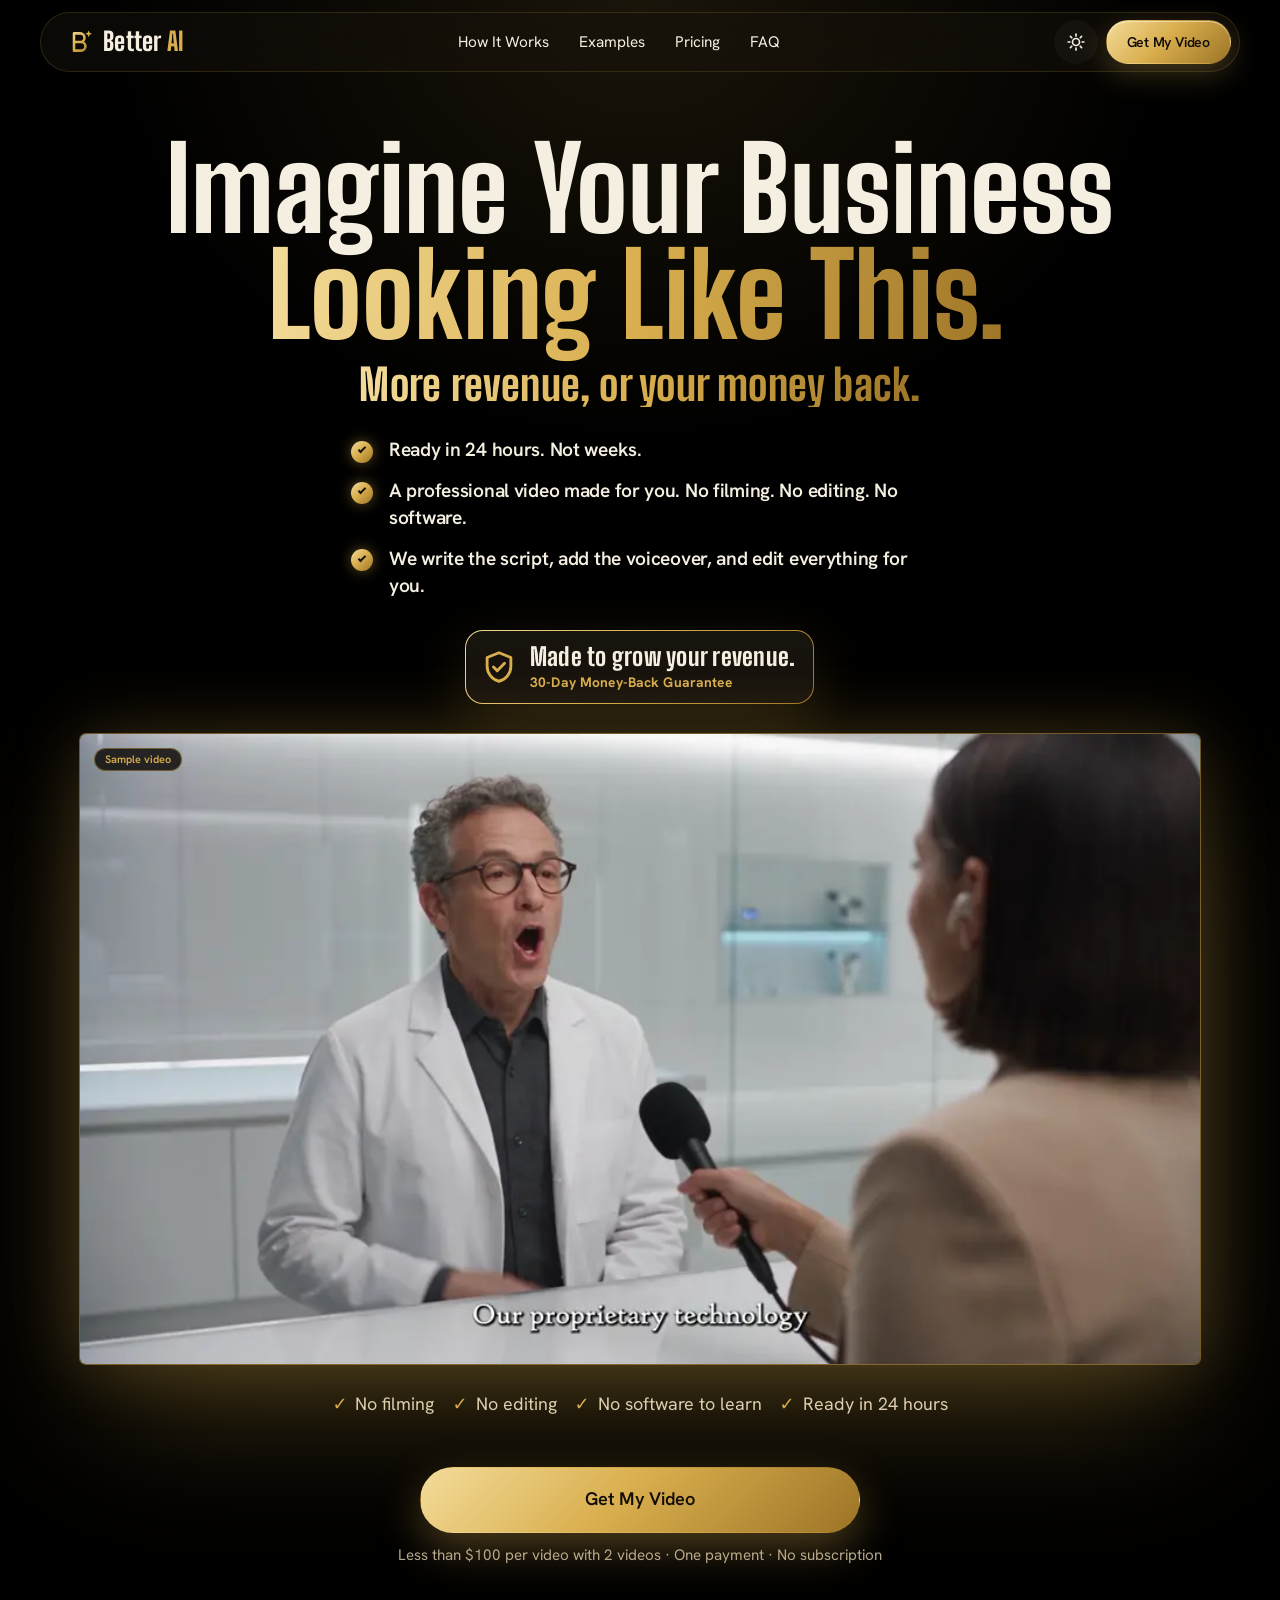
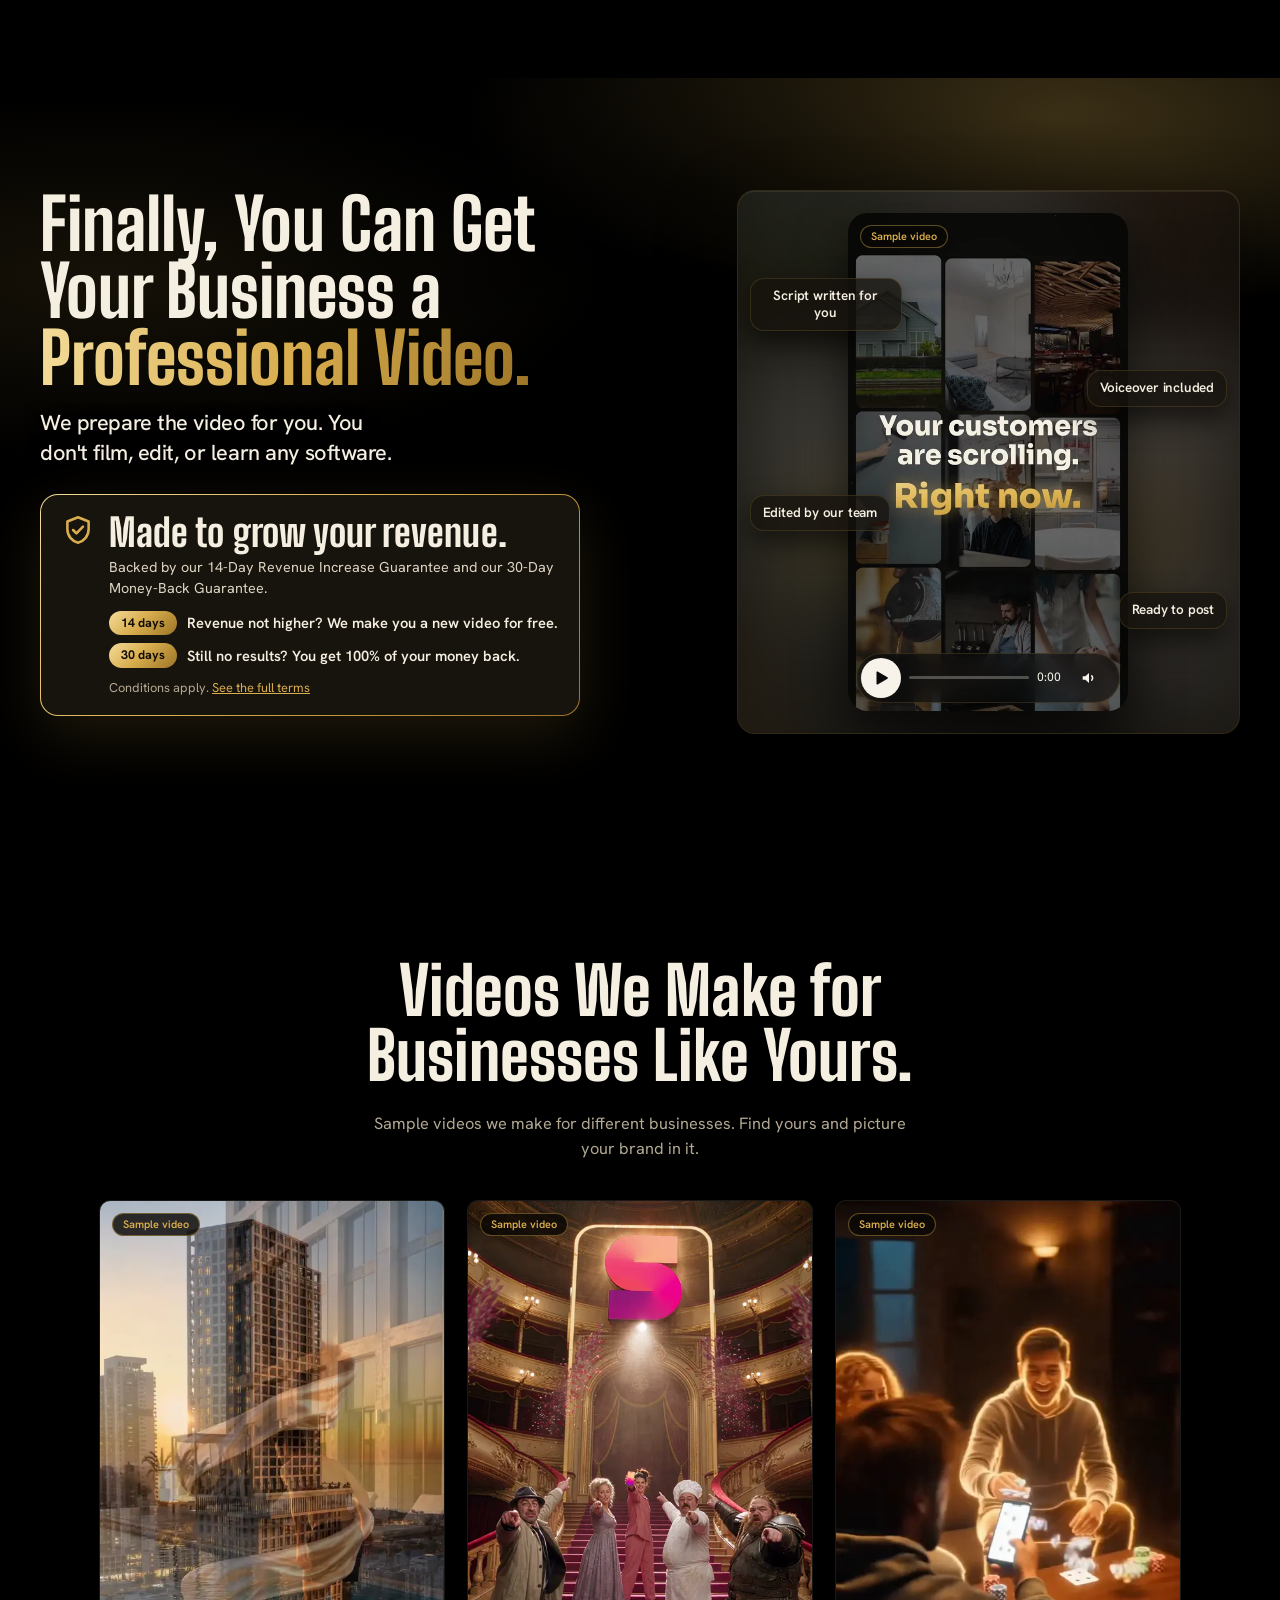
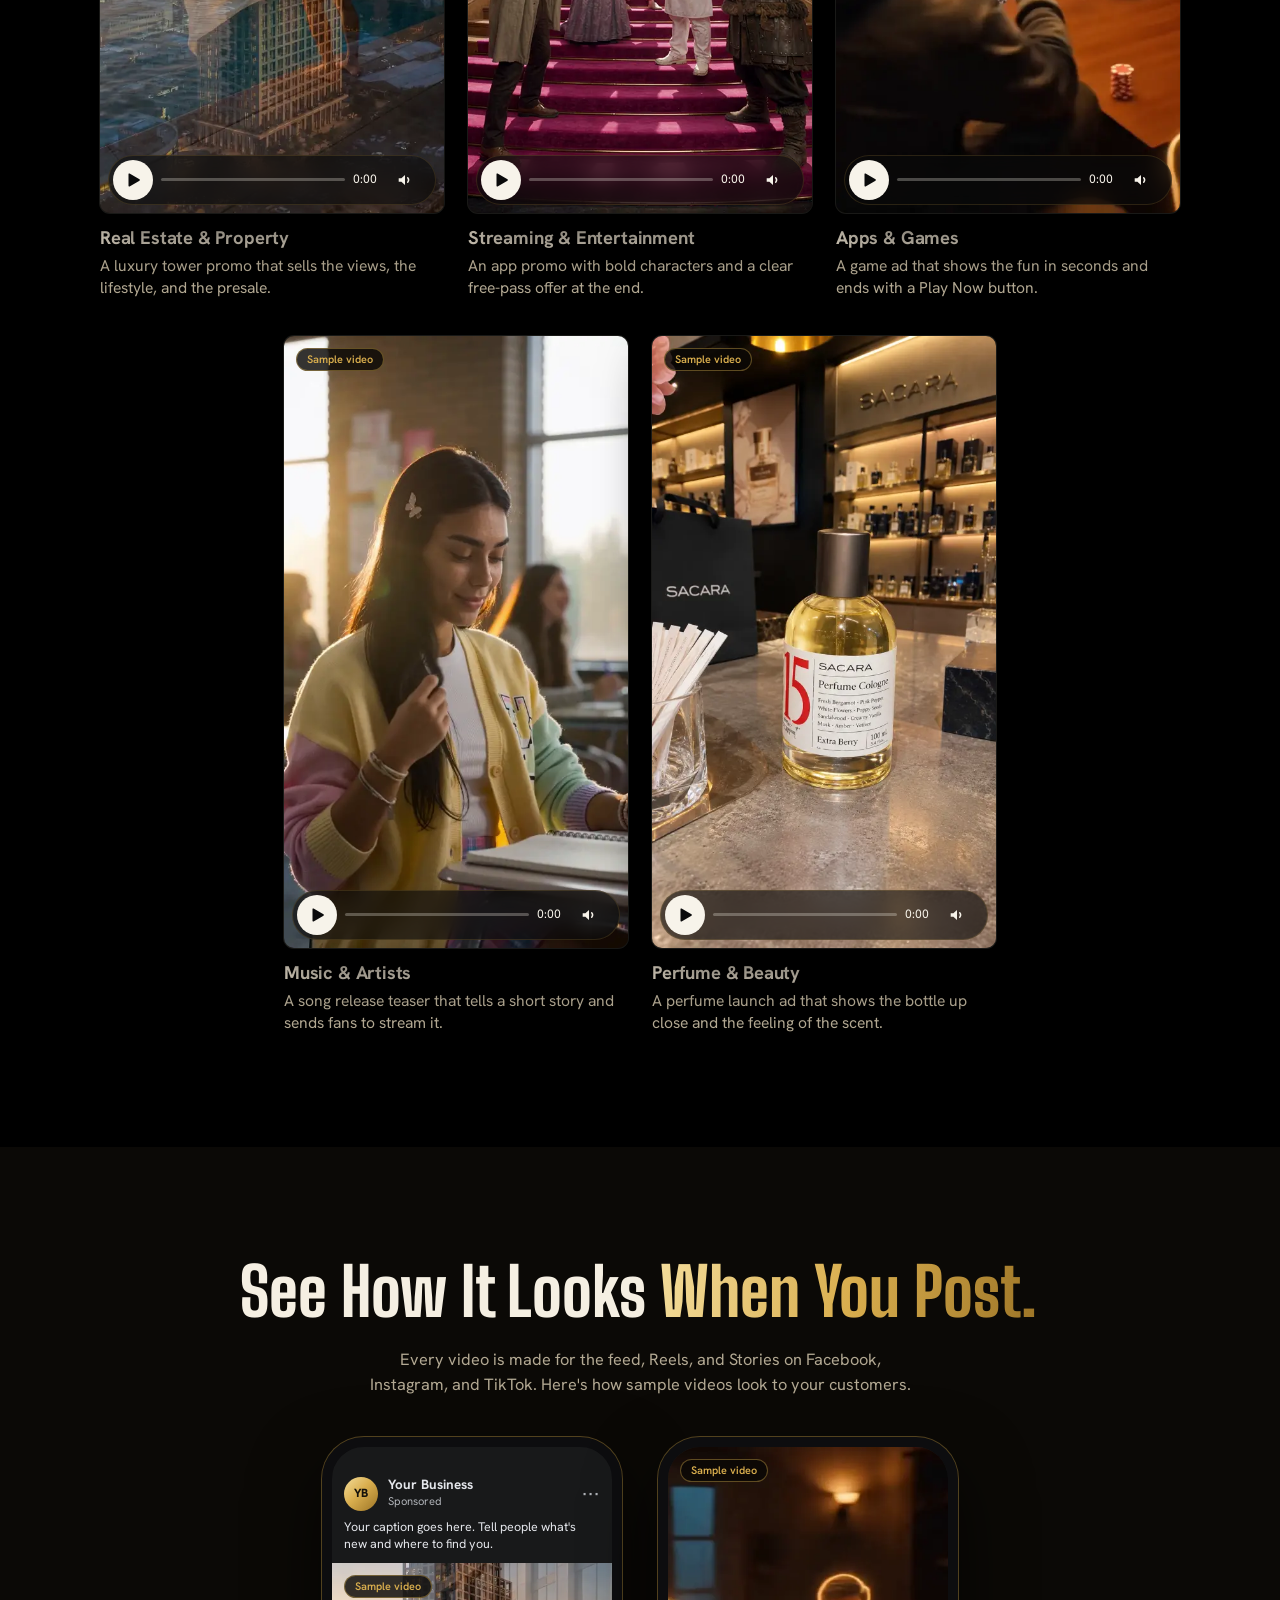
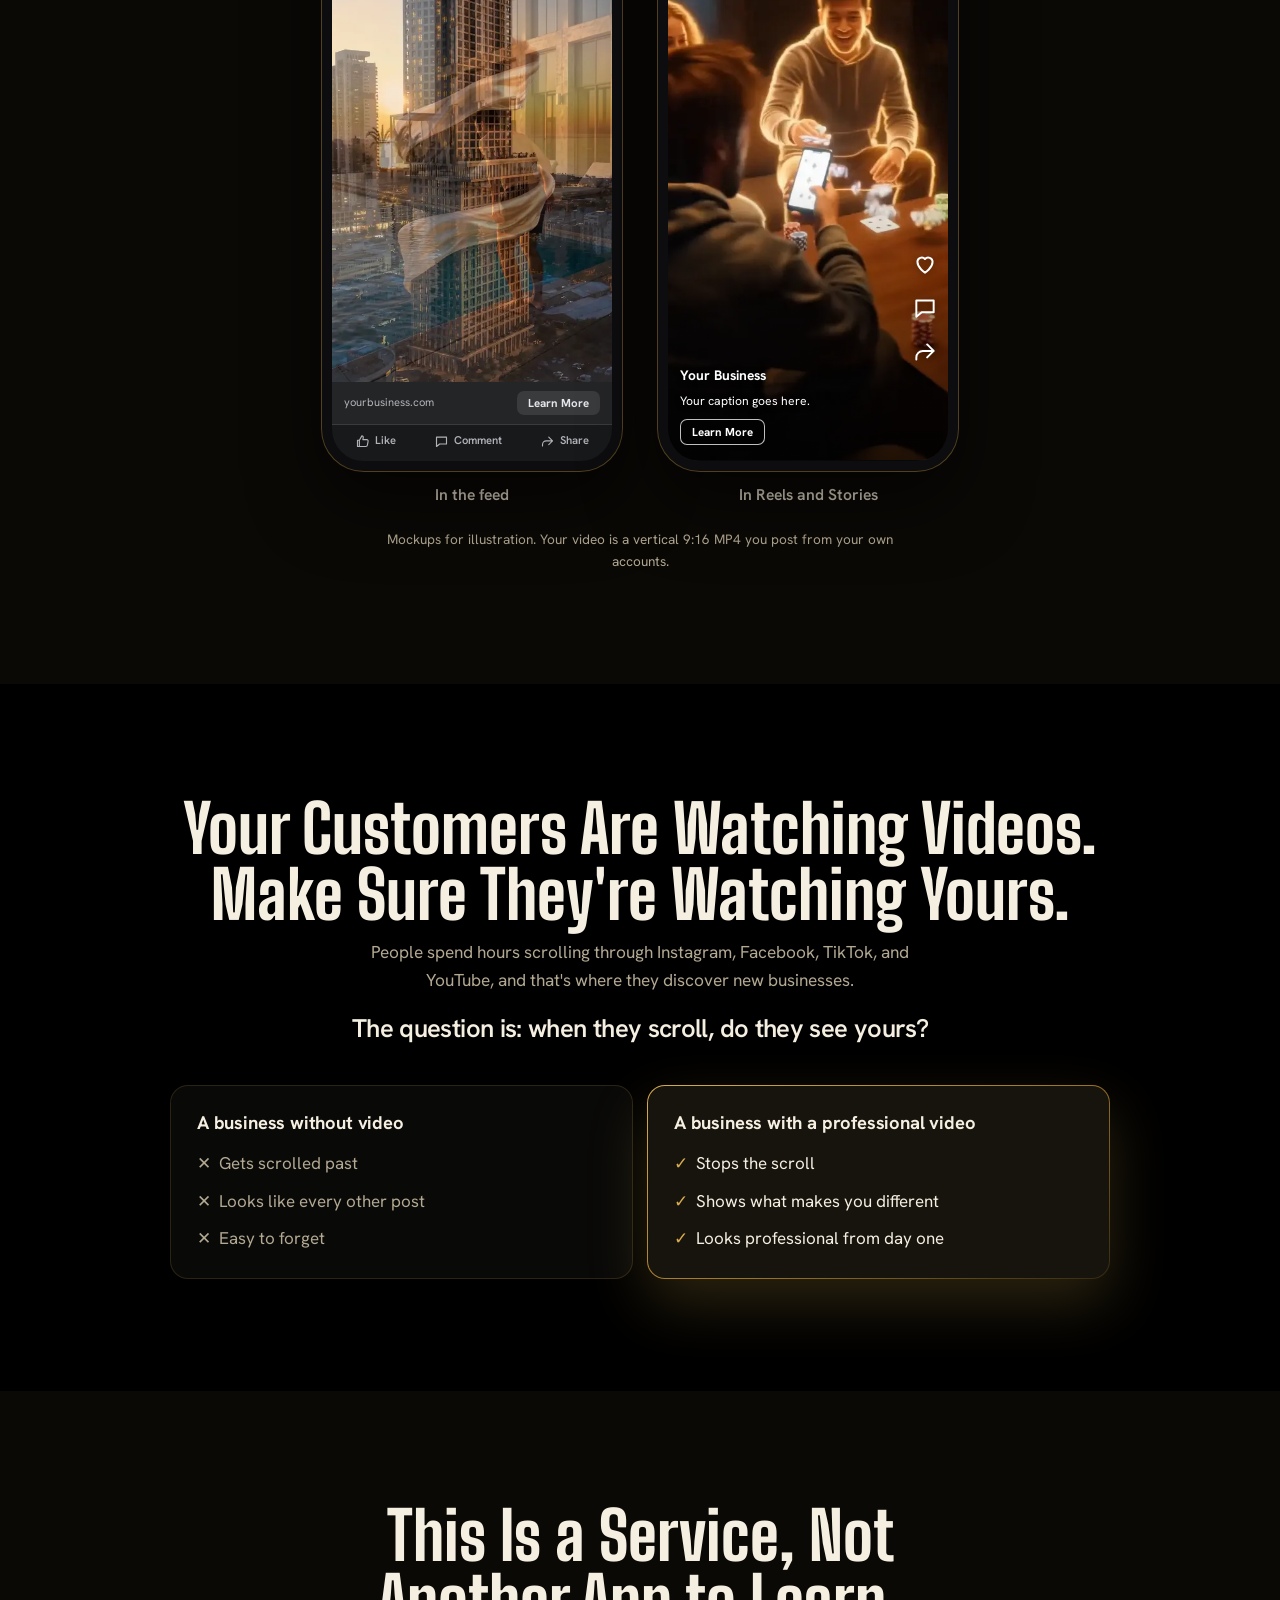
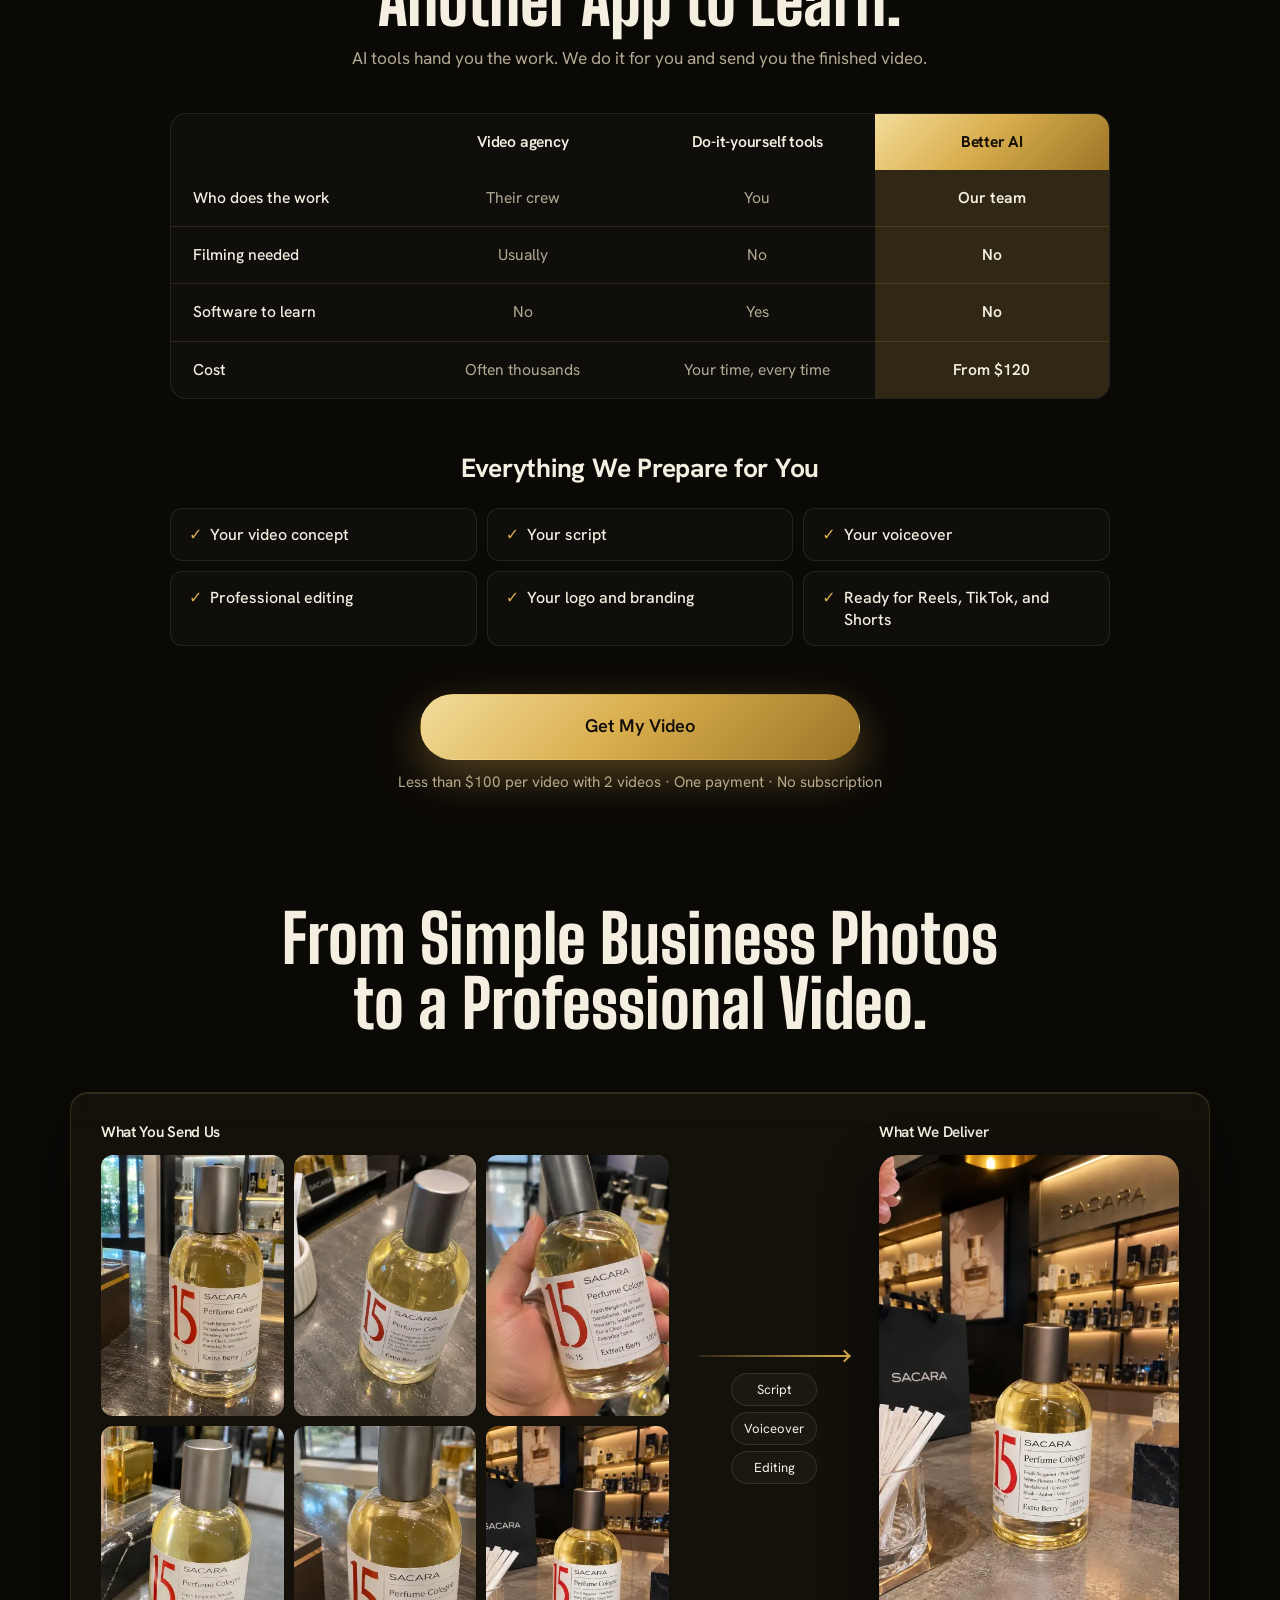
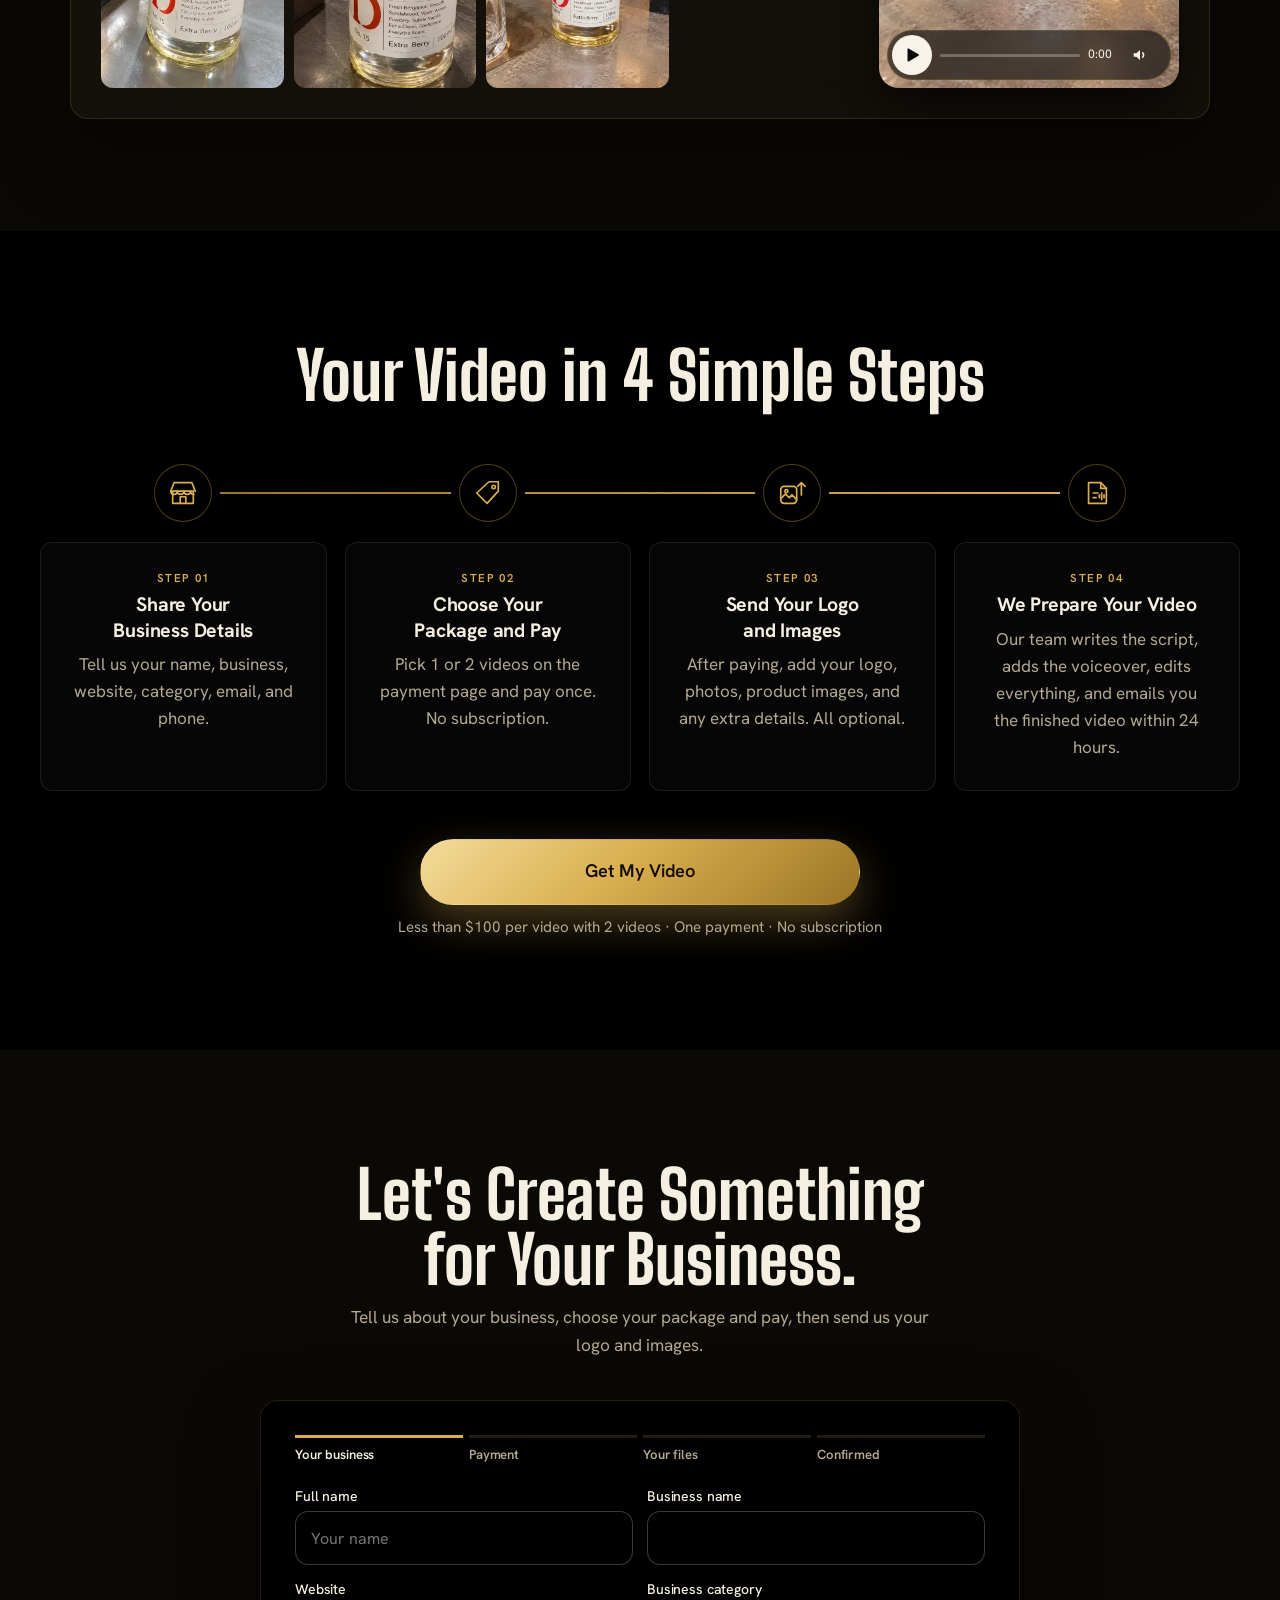
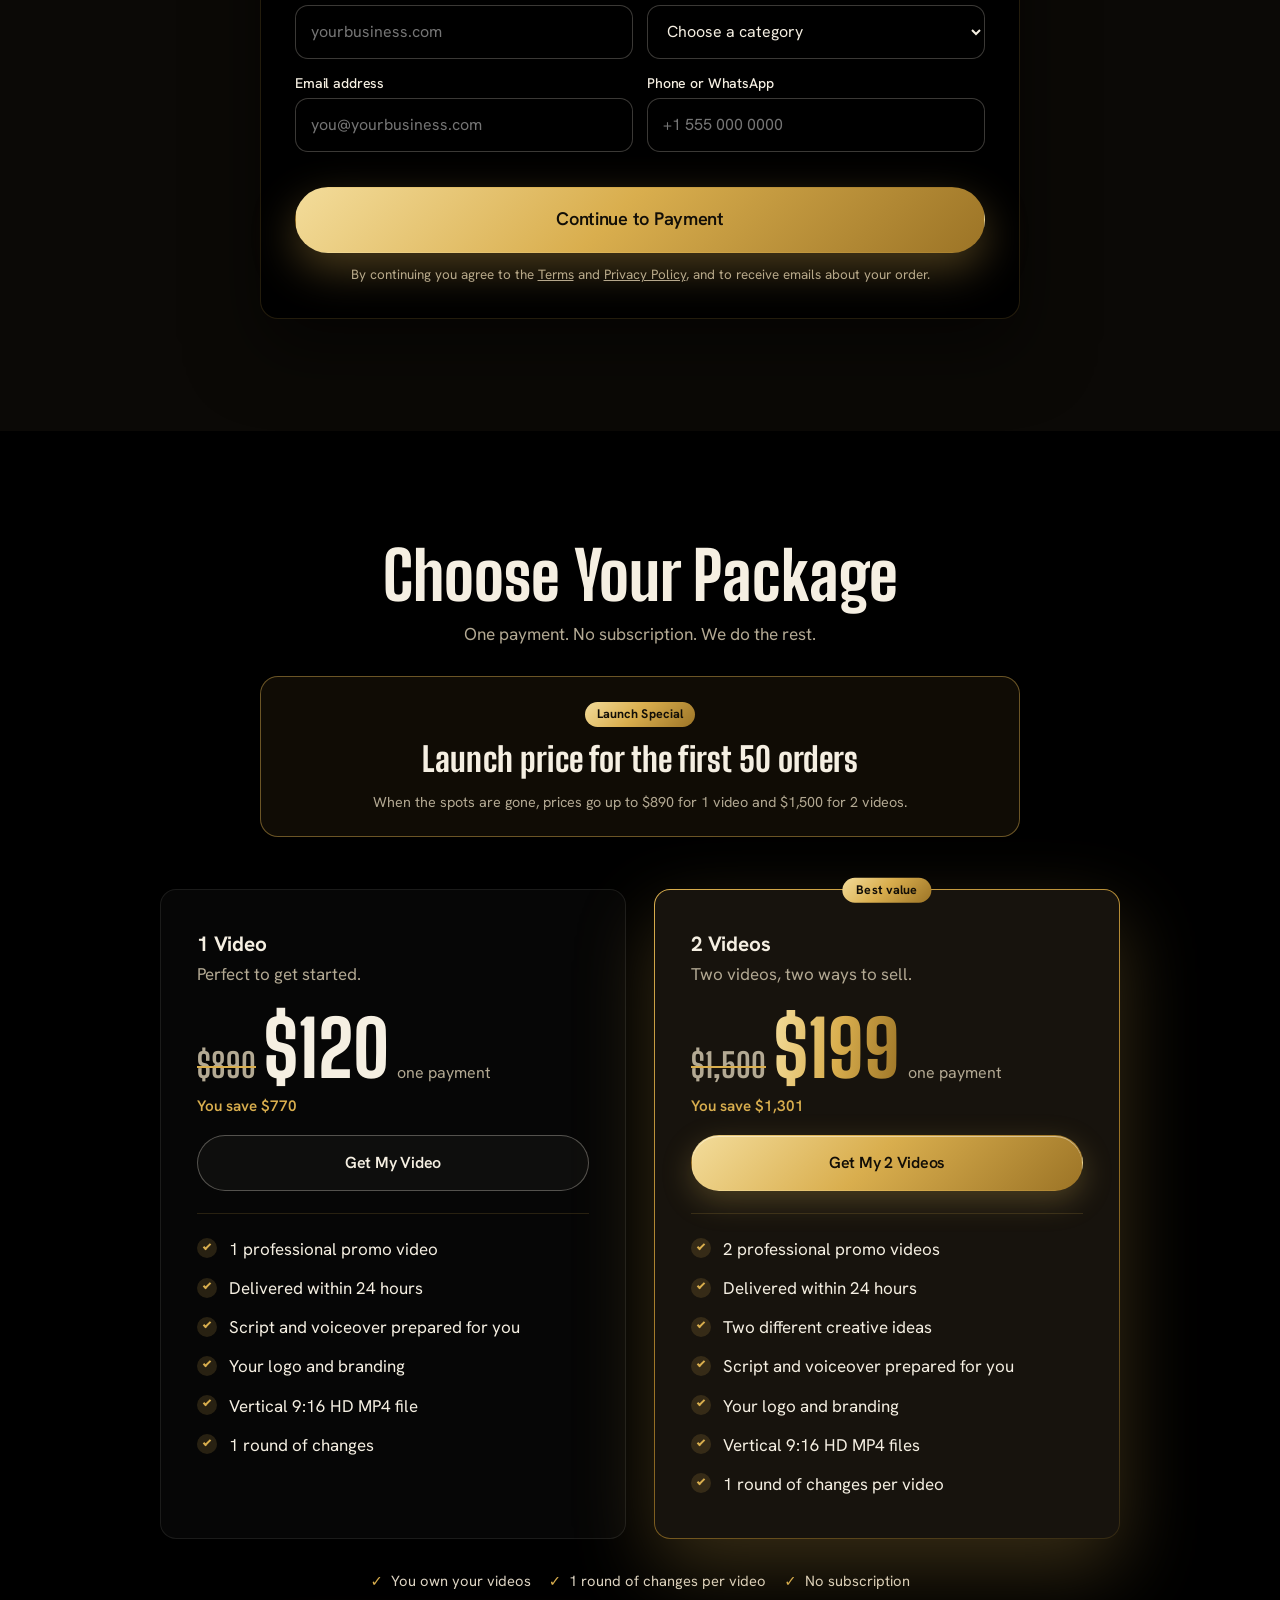
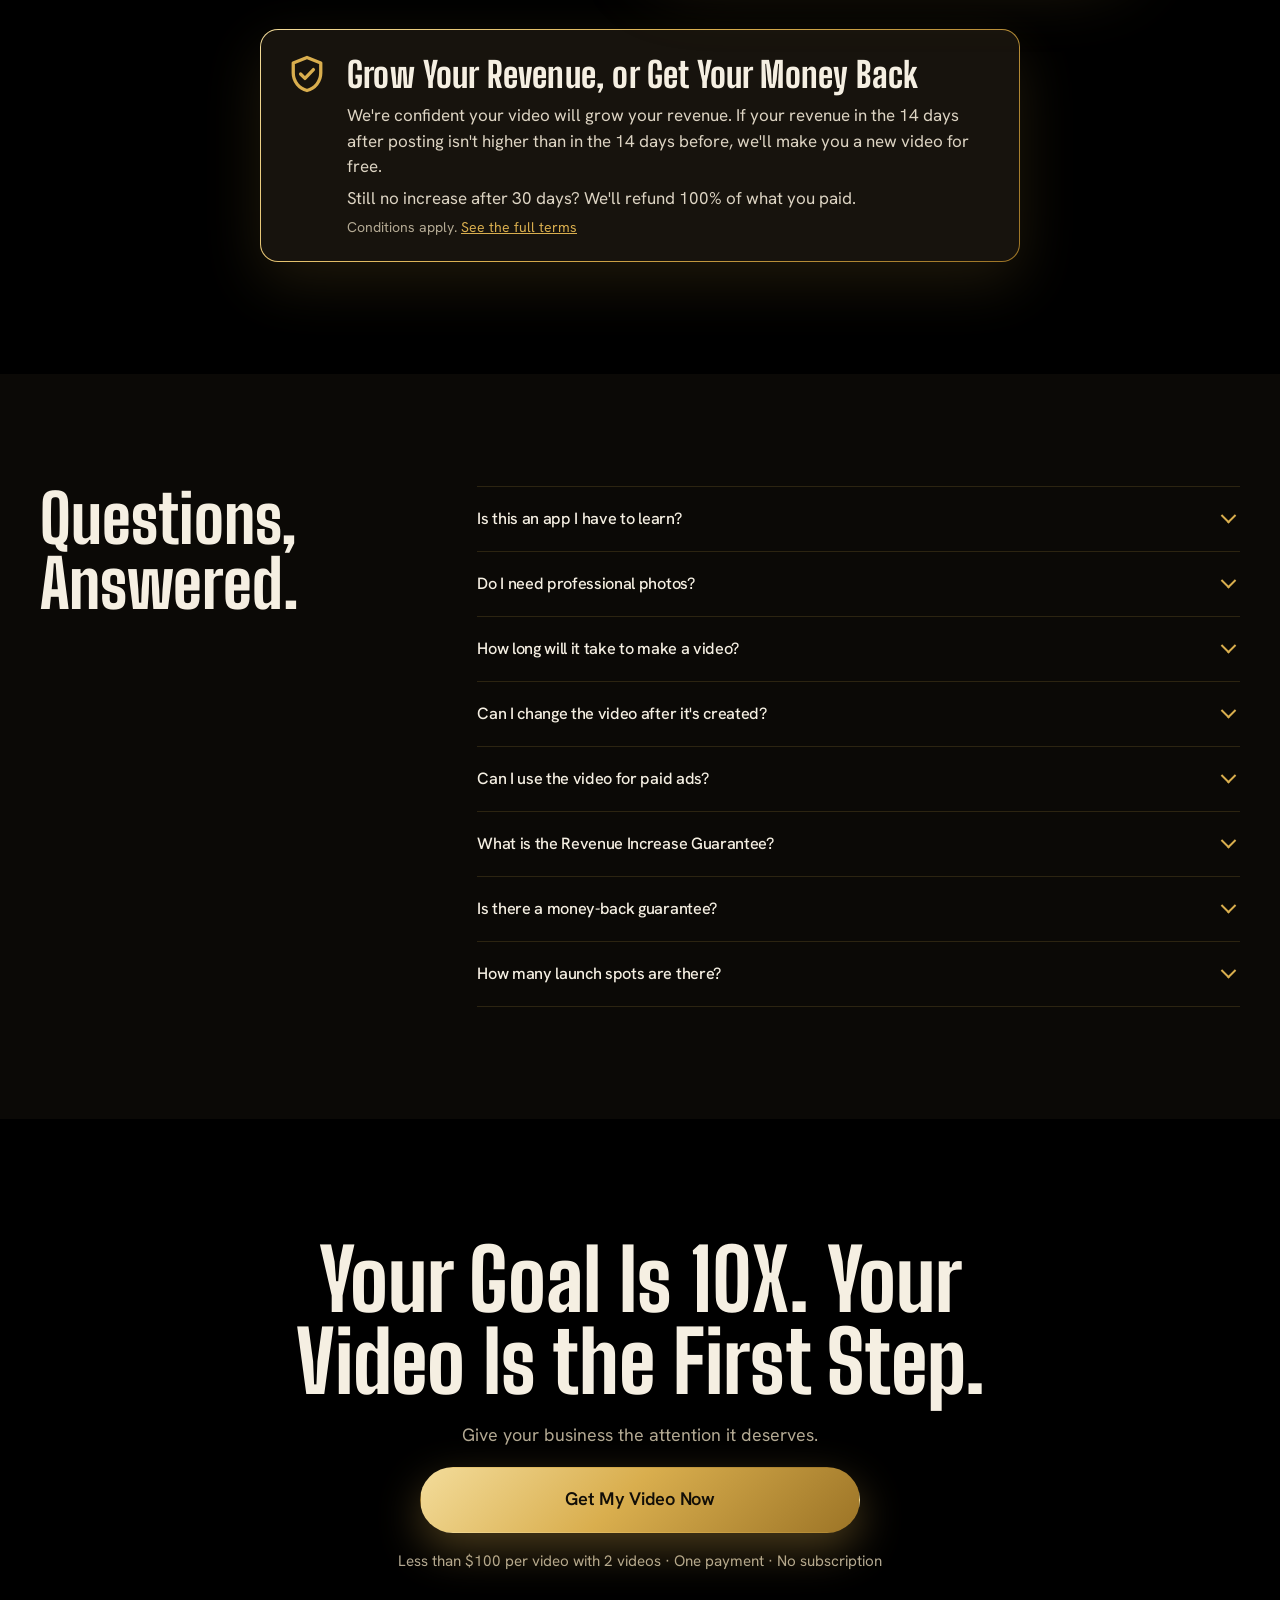
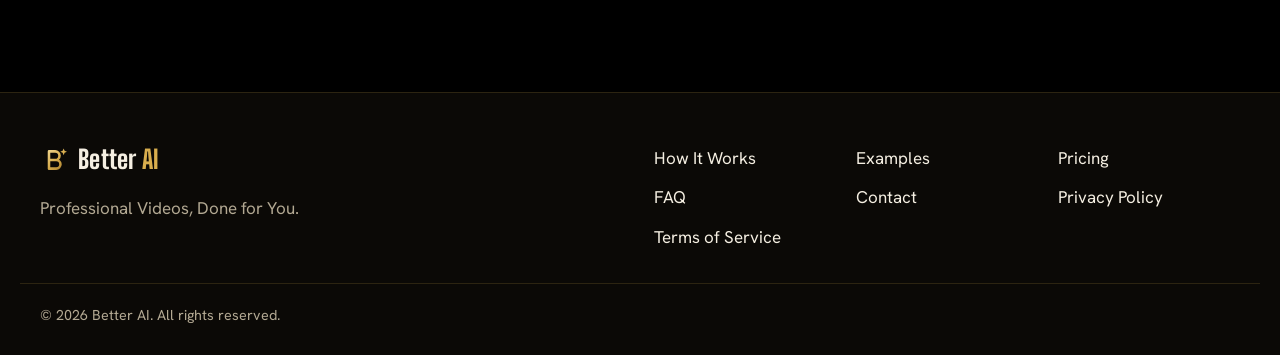
<file: index.html>
<!doctype html>
<html lang="en">
<head>
<meta name="robots" content="noindex, nofollow">
<meta charset="utf-8">
<meta name="viewport" content="width=device-width, initial-scale=1, viewport-fit=cover">
<script>try{if(localStorage.getItem('vm_theme')==='light')document.documentElement.setAttribute('data-theme','light')}catch(e){}</script>
<script src="assets/js/i18n.js"></script>
<title>Better AI | Professional Videos for Your Business, Done for You</title>
<meta name="description" content="Finally, you can get a professional video for your business. Tell us about your business and our team prepares a ready-to-post promo video for you.">
<meta name="theme-color" content="#0A0A0B">


<meta property="og:type" content="website">
<meta property="og:site_name" content="Better AI">
<meta property="og:title" content="Better AI | Professional Videos for Your Business, Done for You">
<meta property="og:description" content="Finally, you can get a professional video for your business. Tell us about your business and our team prepares a ready-to-post promo video for you.">

<meta property="og:image:width" content="1200">
<meta property="og:image:height" content="630">
<meta name="twitter:card" content="summary_large_image">
<link rel="icon" href="favicon.svg?v=b1" type="image/svg+xml">
<link rel="icon" href="favicon-48.png?v=b1" sizes="48x48" type="image/png">
<link rel="apple-touch-icon" href="apple-touch-icon.png?v=b1">
<link rel="preload" href="assets/fonts/big-shoulders-display-latin.woff2" as="font" type="font/woff2" crossorigin>
<link rel="preload" href="assets/fonts/hanken-grotesk-latin.woff2" as="font" type="font/woff2" crossorigin>
<link rel="stylesheet" href="assets/css/style.css">

<script>if(!matchMedia('(prefers-reduced-motion: reduce)').matches&&'IntersectionObserver' in window)document.documentElement.classList.add('motion');</script>
<script defer src="assets/js/config.js"></script>
<script defer src="assets/js/main.js"></script>
</head>
<body class="">
<a class="skip-link" href="#main">Skip to content</a>


<header class="nav-wrap" data-nav>
  <nav class="nav" aria-label="Main">
    <a class="nav-brand" href="./" aria-label="Better AI home">
<span class="logo">
  <svg class="logo-mark" viewBox="0 0 40 40" width="30" height="30" aria-hidden="true"><defs><linearGradient id="vm-logo-nav" x1="6" y1="6" x2="34" y2="36" gradientUnits="userSpaceOnUse"><stop style="stop-color:var(--logo-a)"/><stop offset=".5" style="stop-color:var(--logo-b)"/><stop offset="1" style="stop-color:var(--logo-c)"/></linearGradient></defs><path d="M12 8.5v23M12 8.5h8.2a5.8 5.8 0 0 1 0 11.6H12M12 20.1h9.6a5.7 5.7 0 0 1 0 11.4H12" fill="none" stroke="url(#vm-logo-nav)" stroke-width="3.4" stroke-linecap="round" stroke-linejoin="round"/><path d="M31.5 4.5l1.3 3.2 3.2 1.3-3.2 1.3-1.3 3.2-1.3-3.2-3.2-1.3 3.2-1.3z" fill="url(#vm-logo-nav)"/></svg>
  <span class="logo-word">Better<em> AI</em></span>
</span>
</a>
    <div class="nav-links" id="nav-links">
      <a href="#how">How It Works</a>
      <a href="#more-examples">Examples</a>
      <a href="#pricing">Pricing</a>
      <a href="#faq">FAQ</a>
      <a class="btn btn-primary nav-menu-cta" href="#start" data-cta="nav_menu">Get My Video</a>
    </div>
    <div class="nav-actions">
      
<button class="theme-toggle" type="button" data-theme-toggle aria-label="Switch to light mode">
  <svg class="i-sun" viewBox="0 0 24 24" width="20" height="20" fill="none" stroke="currentColor" stroke-width="2" stroke-linecap="round" aria-hidden="true"><circle cx="12" cy="12" r="4.2"/><path d="M12 2.5v2.2M12 19.3v2.2M2.5 12h2.2M19.3 12h2.2M5.3 5.3l1.6 1.6M17.1 17.1l1.6 1.6M18.7 5.3l-1.6 1.6M6.9 17.1l-1.6 1.6"/></svg>
  <svg class="i-moon" viewBox="0 0 24 24" width="20" height="20" fill="none" stroke="currentColor" stroke-width="2" stroke-linecap="round" stroke-linejoin="round" aria-hidden="true"><path d="M20.5 14.2A8.5 8.5 0 0 1 9.8 3.5a8.5 8.5 0 1 0 10.7 10.7z"/></svg>
</button>

      <a class="btn btn-primary btn-small nav-cta" href="#start" data-cta="nav">Get My Video</a>
      <button class="nav-burger" type="button" aria-label="Open menu" aria-expanded="false" aria-controls="nav-links" data-nav-burger><span></span><span></span></button>
    </div>
  </nav>
</header>


<main id="main">

<section class="section section-alt" id="examples" aria-labelledby="examples-title">
  <div class="wrap">
    <div class="show-head show-top reveal">
      <h1 id="examples-title">Imagine Your Business <span class="grad">Looking Like This.</span></h1>
      <p class="show-promise">More revenue, or your money back.</p>
    </div>
    <div class="show-head show-checks reveal">
      <ul class="show-points">
        <li>Ready in 24 hours. Not weeks.</li>
        <li>A professional video made for you. No filming. No editing. No software.</li>
        <li>We write the script, add the voiceover, and edit everything for you.</li>
      </ul>
    </div>
    <div class="stamp-row">
      <p class="stamp"><svg class="stamp-icon" viewBox="0 0 24 24" fill="none" stroke="currentColor" stroke-width="1.8" stroke-linecap="round" stroke-linejoin="round" aria-hidden="true"><path d="M12 3 4.5 6v5.5c0 4.6 3.2 8.4 7.5 9.5 4.3-1.1 7.5-4.9 7.5-9.5V6L12 3z"/><path d="m8.5 12 2.4 2.4 4.6-4.8"/></svg><span class="stamp-text"><span class="stamp-main">Made to grow your revenue.</span><span class="stamp-sub">30-Day Money-Back Guarantee</span></span></p>
    </div>
    
    <article class="sample sample-wide">
      <span class="tag tag-float">Sample video</span>
      
<div class="player" data-player="wide-1" data-autoplay="true" data-slide-ms="2200" role="group" aria-label="E-commerce &amp; Products example">
  
  <video src="assets/videos/example-earbuds.mp4" poster="assets/images/example-earbuds.webp" muted loop playsinline preload="metadata" width="540" height="960"></video>
  
  <div class="player-ui">
    <button class="player-toggle" type="button" data-player-toggle aria-label="Play E-commerce &amp; Products example">
      <svg class="i-play" viewBox="0 0 20 20" width="18" height="18" aria-hidden="true"><path d="M5 3.5v13a.8.8 0 0 0 1.2.7l11-6.5a.8.8 0 0 0 0-1.4l-11-6.5A.8.8 0 0 0 5 3.5z" fill="currentColor"/></svg>
      <svg class="i-pause" viewBox="0 0 20 20" width="18" height="18" aria-hidden="true"><rect x="4" y="3" width="4.4" height="14" rx="1.2" fill="currentColor"/><rect x="11.6" y="3" width="4.4" height="14" rx="1.2" fill="currentColor"/></svg>
    </button>
    <div class="player-track" aria-hidden="true"><i data-player-fill></i></div>
    <span class="player-time" data-player-time aria-hidden="true">0:00</span>
    
    <button class="player-toggle player-mute" type="button" data-player-mute aria-label="Turn sound on" aria-pressed="false">
      <svg viewBox="0 0 20 20" width="18" height="18" aria-hidden="true"><path d="M3 8v4h3l4 3.5v-11L6 8z" fill="currentColor"/><path d="M13 7.5c1.2 1.4 1.2 3.6 0 5" fill="none" stroke="currentColor" stroke-width="1.6" stroke-linecap="round"/></svg>
    </button>
    
  </div>
</div>

    </article>
    
    <ul class="vsl-trust show-trust">
      <li>No filming</li>
      <li>No editing</li>
      <li>No software to learn</li>
      <li>Ready in 24 hours</li>
    </ul>
    
<div class="vsl-cta reveal">
  <a class="btn btn-primary btn-vsl" href="#start" data-cta="examples">Get My Video</a>
  <p class="vsl-price" data-price-swap>Less than $100 per video with 2 videos &middot; One payment &middot; No subscription</p>
</div>

  </div>
</section>

<section class="hero hero-vsl">
  <div class="aurora" aria-hidden="true">
    <picture class="aurora-dark">
      <source media="(max-width: 767px)" srcset="assets/images/aurora-hero-900.webp" width="900" height="1300">
      <img src="assets/images/aurora-hero-2000.webp" alt="" width="2000" height="1500" loading="lazy" decoding="async">
    </picture>
    <picture class="aurora-light">
      <source media="(max-width: 767px)" srcset="assets/images/aurora-hero-900-light.webp" width="900" height="1300">
      <img src="assets/images/aurora-hero-2000-light.webp" alt="" width="2000" height="1500" loading="lazy" decoding="async">
    </picture>
  </div>

  <div class="wrap vsl-grid">
    <div class="vsl-copy">
      <h2>Finally, You Can Get Your Business a <span class="grad">Professional Video.</span></h2>
      <p class="hero-sub">We prepare the video for you. You don't film, edit, or learn any software.</p>
    </div>

    <div class="vsl-stage">
      <img class="vsl-backdrop" src="assets/images/betterai-curiosity.webp" alt="" aria-hidden="true" decoding="async">
      <div class="vsl-player">
        <span class="tag tag-float">Sample video</span>
        
<div class="player" data-player="hero" data-autoplay="true" data-slide-ms="2400" role="group" aria-label="promo video preview">
  
  <video src="assets/videos/betterai-curiosity.mp4" poster="assets/images/betterai-curiosity.webp" muted loop playsinline preload="metadata" width="540" height="960"></video>
  
  <div class="player-ui">
    <button class="player-toggle" type="button" data-player-toggle aria-label="Play promo video preview">
      <svg class="i-play" viewBox="0 0 20 20" width="18" height="18" aria-hidden="true"><path d="M5 3.5v13a.8.8 0 0 0 1.2.7l11-6.5a.8.8 0 0 0 0-1.4l-11-6.5A.8.8 0 0 0 5 3.5z" fill="currentColor"/></svg>
      <svg class="i-pause" viewBox="0 0 20 20" width="18" height="18" aria-hidden="true"><rect x="4" y="3" width="4.4" height="14" rx="1.2" fill="currentColor"/><rect x="11.6" y="3" width="4.4" height="14" rx="1.2" fill="currentColor"/></svg>
    </button>
    <div class="player-track" aria-hidden="true"><i data-player-fill></i></div>
    <span class="player-time" data-player-time aria-hidden="true">0:00</span>
    
    <button class="player-toggle player-mute" type="button" data-player-mute aria-label="Turn sound on" aria-pressed="false">
      <svg viewBox="0 0 20 20" width="18" height="18" aria-hidden="true"><path d="M3 8v4h3l4 3.5v-11L6 8z" fill="currentColor"/><path d="M13 7.5c1.2 1.4 1.2 3.6 0 5" fill="none" stroke="currentColor" stroke-width="1.6" stroke-linecap="round"/></svg>
    </button>
    
  </div>
</div>

      </div>
      <ul class="vsl-chips">
        <li>Script written for you</li>
        <li>Voiceover included</li>
        <li>Edited by our team</li>
        <li>Ready to post</li>
      </ul>
    </div>

    <div class="vsl-action" id="hero-cta">
      <aside class="guarantee guarantee-big" aria-labelledby="promise-title">
        <svg class="guarantee-icon" viewBox="0 0 24 24" fill="none" stroke="currentColor" stroke-width="1.8" stroke-linecap="round" stroke-linejoin="round" aria-hidden="true"><path d="M12 3 4.5 6v5.5c0 4.6 3.2 8.4 7.5 9.5 4.3-1.1 7.5-4.9 7.5-9.5V6L12 3z"/><path d="m8.5 12 2.4 2.4 4.6-4.8"/></svg>
        <div>
          <p class="promise-big" id="promise-title">Made to grow your revenue.</p>
          <p class="promise-sub">Backed by our 14-Day Revenue Increase Guarantee and our 30-Day Money-Back Guarantee.</p>
          <ul class="promise-list">
            <li><span class="promise-days">14 days</span><span>Revenue not higher? We make you a new video for free.</span></li>
            <li><span class="promise-days">30 days</span><span>Still no results? You get 100% of your money back.</span></li>
          </ul>
          <p class="guarantee-fine"><span>Conditions apply.</span> <a href="terms/#guarantee">See the full terms</a></p>
        </div>
      </aside>
    </div>
  </div>
</section>

<section class="section" id="more-examples" aria-labelledby="more-examples-title">
  <div class="wrap">
    <div class="show-head reveal">
      <h2 id="more-examples-title">Videos We Make for Businesses Like Yours.</h2>
      <p class="examples-intro">Sample videos we make for different businesses. Find yours and picture your brand in it.</p>
    </div>
    <div class="gallery" role="group" aria-label="Example videos">
      
      <article class="sample">
        <span class="tag tag-float">Sample video</span>
        
<div class="player" data-player="sample-2" data-autoplay="false" data-slide-ms="2200" role="group" aria-label="Real Estate &amp; Property example">
  
  <video src="assets/videos/example-real-estate.mp4" poster="assets/images/example-real-estate.webp" muted loop playsinline preload="metadata" width="540" height="960"></video>
  
  <div class="player-ui">
    <button class="player-toggle" type="button" data-player-toggle aria-label="Play Real Estate &amp; Property example">
      <svg class="i-play" viewBox="0 0 20 20" width="18" height="18" aria-hidden="true"><path d="M5 3.5v13a.8.8 0 0 0 1.2.7l11-6.5a.8.8 0 0 0 0-1.4l-11-6.5A.8.8 0 0 0 5 3.5z" fill="currentColor"/></svg>
      <svg class="i-pause" viewBox="0 0 20 20" width="18" height="18" aria-hidden="true"><rect x="4" y="3" width="4.4" height="14" rx="1.2" fill="currentColor"/><rect x="11.6" y="3" width="4.4" height="14" rx="1.2" fill="currentColor"/></svg>
    </button>
    <div class="player-track" aria-hidden="true"><i data-player-fill></i></div>
    <span class="player-time" data-player-time aria-hidden="true">0:00</span>
    
    <button class="player-toggle player-mute" type="button" data-player-mute aria-label="Turn sound on" aria-pressed="false">
      <svg viewBox="0 0 20 20" width="18" height="18" aria-hidden="true"><path d="M3 8v4h3l4 3.5v-11L6 8z" fill="currentColor"/><path d="M13 7.5c1.2 1.4 1.2 3.6 0 5" fill="none" stroke="currentColor" stroke-width="1.6" stroke-linecap="round"/></svg>
    </button>
    
  </div>
</div>

        <h3>Real Estate &amp; Property</h3>
        <p class="sample-desc">A luxury tower promo that sells the views, the lifestyle, and the presale.</p>
      </article>
      
      <article class="sample">
        <span class="tag tag-float">Sample video</span>
        
<div class="player" data-player="sample-3" data-autoplay="false" data-slide-ms="2200" role="group" aria-label="Streaming &amp; Entertainment example">
  
  <video src="assets/videos/example-streaming.mp4" poster="assets/images/example-streaming.webp" muted loop playsinline preload="metadata" width="540" height="960"></video>
  
  <div class="player-ui">
    <button class="player-toggle" type="button" data-player-toggle aria-label="Play Streaming &amp; Entertainment example">
      <svg class="i-play" viewBox="0 0 20 20" width="18" height="18" aria-hidden="true"><path d="M5 3.5v13a.8.8 0 0 0 1.2.7l11-6.5a.8.8 0 0 0 0-1.4l-11-6.5A.8.8 0 0 0 5 3.5z" fill="currentColor"/></svg>
      <svg class="i-pause" viewBox="0 0 20 20" width="18" height="18" aria-hidden="true"><rect x="4" y="3" width="4.4" height="14" rx="1.2" fill="currentColor"/><rect x="11.6" y="3" width="4.4" height="14" rx="1.2" fill="currentColor"/></svg>
    </button>
    <div class="player-track" aria-hidden="true"><i data-player-fill></i></div>
    <span class="player-time" data-player-time aria-hidden="true">0:00</span>
    
    <button class="player-toggle player-mute" type="button" data-player-mute aria-label="Turn sound on" aria-pressed="false">
      <svg viewBox="0 0 20 20" width="18" height="18" aria-hidden="true"><path d="M3 8v4h3l4 3.5v-11L6 8z" fill="currentColor"/><path d="M13 7.5c1.2 1.4 1.2 3.6 0 5" fill="none" stroke="currentColor" stroke-width="1.6" stroke-linecap="round"/></svg>
    </button>
    
  </div>
</div>

        <h3>Streaming &amp; Entertainment</h3>
        <p class="sample-desc">An app promo with bold characters and a clear free-pass offer at the end.</p>
      </article>
      
      <article class="sample">
        <span class="tag tag-float">Sample video</span>
        
<div class="player" data-player="sample-4" data-autoplay="false" data-slide-ms="2200" role="group" aria-label="Apps &amp; Games example">
  
  <video src="assets/videos/example-poker.mp4" poster="assets/images/example-poker.webp" muted loop playsinline preload="metadata" width="540" height="960"></video>
  
  <div class="player-ui">
    <button class="player-toggle" type="button" data-player-toggle aria-label="Play Apps &amp; Games example">
      <svg class="i-play" viewBox="0 0 20 20" width="18" height="18" aria-hidden="true"><path d="M5 3.5v13a.8.8 0 0 0 1.2.7l11-6.5a.8.8 0 0 0 0-1.4l-11-6.5A.8.8 0 0 0 5 3.5z" fill="currentColor"/></svg>
      <svg class="i-pause" viewBox="0 0 20 20" width="18" height="18" aria-hidden="true"><rect x="4" y="3" width="4.4" height="14" rx="1.2" fill="currentColor"/><rect x="11.6" y="3" width="4.4" height="14" rx="1.2" fill="currentColor"/></svg>
    </button>
    <div class="player-track" aria-hidden="true"><i data-player-fill></i></div>
    <span class="player-time" data-player-time aria-hidden="true">0:00</span>
    
    <button class="player-toggle player-mute" type="button" data-player-mute aria-label="Turn sound on" aria-pressed="false">
      <svg viewBox="0 0 20 20" width="18" height="18" aria-hidden="true"><path d="M3 8v4h3l4 3.5v-11L6 8z" fill="currentColor"/><path d="M13 7.5c1.2 1.4 1.2 3.6 0 5" fill="none" stroke="currentColor" stroke-width="1.6" stroke-linecap="round"/></svg>
    </button>
    
  </div>
</div>

        <h3>Apps &amp; Games</h3>
        <p class="sample-desc">A game ad that shows the fun in seconds and ends with a Play Now button.</p>
      </article>
      
      <article class="sample">
        <span class="tag tag-float">Sample video</span>
        
<div class="player" data-player="sample-5" data-autoplay="false" data-slide-ms="2200" role="group" aria-label="Music &amp; Artists example">
  
  <video src="assets/videos/example-music.mp4" poster="assets/images/example-music.webp" muted loop playsinline preload="metadata" width="540" height="960"></video>
  
  <div class="player-ui">
    <button class="player-toggle" type="button" data-player-toggle aria-label="Play Music &amp; Artists example">
      <svg class="i-play" viewBox="0 0 20 20" width="18" height="18" aria-hidden="true"><path d="M5 3.5v13a.8.8 0 0 0 1.2.7l11-6.5a.8.8 0 0 0 0-1.4l-11-6.5A.8.8 0 0 0 5 3.5z" fill="currentColor"/></svg>
      <svg class="i-pause" viewBox="0 0 20 20" width="18" height="18" aria-hidden="true"><rect x="4" y="3" width="4.4" height="14" rx="1.2" fill="currentColor"/><rect x="11.6" y="3" width="4.4" height="14" rx="1.2" fill="currentColor"/></svg>
    </button>
    <div class="player-track" aria-hidden="true"><i data-player-fill></i></div>
    <span class="player-time" data-player-time aria-hidden="true">0:00</span>
    
    <button class="player-toggle player-mute" type="button" data-player-mute aria-label="Turn sound on" aria-pressed="false">
      <svg viewBox="0 0 20 20" width="18" height="18" aria-hidden="true"><path d="M3 8v4h3l4 3.5v-11L6 8z" fill="currentColor"/><path d="M13 7.5c1.2 1.4 1.2 3.6 0 5" fill="none" stroke="currentColor" stroke-width="1.6" stroke-linecap="round"/></svg>
    </button>
    
  </div>
</div>

        <h3>Music &amp; Artists</h3>
        <p class="sample-desc">A song release teaser that tells a short story and sends fans to stream it.</p>
      </article>
      
      <article class="sample">
        <span class="tag tag-float">Sample video</span>
        
<div class="player" data-player="sample-6" data-autoplay="false" data-slide-ms="2200" role="group" aria-label="Perfume &amp; Beauty example">
  
  <video src="assets/videos/sacara-demo.mp4" poster="assets/images/sacara-6-reel.webp" muted loop playsinline preload="metadata" width="540" height="960"></video>
  
  <div class="player-ui">
    <button class="player-toggle" type="button" data-player-toggle aria-label="Play Perfume &amp; Beauty example">
      <svg class="i-play" viewBox="0 0 20 20" width="18" height="18" aria-hidden="true"><path d="M5 3.5v13a.8.8 0 0 0 1.2.7l11-6.5a.8.8 0 0 0 0-1.4l-11-6.5A.8.8 0 0 0 5 3.5z" fill="currentColor"/></svg>
      <svg class="i-pause" viewBox="0 0 20 20" width="18" height="18" aria-hidden="true"><rect x="4" y="3" width="4.4" height="14" rx="1.2" fill="currentColor"/><rect x="11.6" y="3" width="4.4" height="14" rx="1.2" fill="currentColor"/></svg>
    </button>
    <div class="player-track" aria-hidden="true"><i data-player-fill></i></div>
    <span class="player-time" data-player-time aria-hidden="true">0:00</span>
    
    <button class="player-toggle player-mute" type="button" data-player-mute aria-label="Turn sound on" aria-pressed="false">
      <svg viewBox="0 0 20 20" width="18" height="18" aria-hidden="true"><path d="M3 8v4h3l4 3.5v-11L6 8z" fill="currentColor"/><path d="M13 7.5c1.2 1.4 1.2 3.6 0 5" fill="none" stroke="currentColor" stroke-width="1.6" stroke-linecap="round"/></svg>
    </button>
    
  </div>
</div>

        <h3>Perfume &amp; Beauty</h3>
        <p class="sample-desc">A perfume launch ad that shows the bottle up close and the feeling of the scent.</p>
      </article>
      
    </div>
  </div>
</section>

<section class="section section-alt" id="in-feed" aria-labelledby="in-feed-title">
  <div class="wrap">
    <div class="show-head reveal">
      <h2 id="in-feed-title">See How It Looks <span class="grad">When You Post.</span></h2>
      <p class="examples-intro">Every video is made for the feed, Reels, and Stories on Facebook, Instagram, and TikTok. Here's how sample videos look to your customers.</p>
    </div>
    <div class="phones">
      <figure class="phone reveal">
        <div class="phone-screen phone-feed">
          <div class="feed-head">
            <span class="feed-avatar" aria-hidden="true">YB</span>
            <span class="feed-who"><strong>Your Business</strong><small>Sponsored</small></span>
            <span class="feed-more" aria-hidden="true">&middot;&middot;&middot;</span>
          </div>
          <p class="feed-caption">Your caption goes here. Tell people what's new and where to find you.</p>
          <div class="feed-media">
            <span class="tag tag-float">Sample video</span>
            <video data-inview-play src="assets/videos/example-real-estate.mp4" poster="assets/images/example-real-estate.webp" muted loop playsinline preload="none" width="540" height="960" aria-label="Sample real estate video in a feed post"></video>
          </div>
          <div class="feed-cta"><span translate="no">yourbusiness.com</span><b>Learn More</b></div>
          <div class="feed-actions" aria-hidden="true">
            <span><svg viewBox="0 0 24 24" width="18" height="18" fill="none" stroke="currentColor" stroke-width="1.8" stroke-linecap="round" stroke-linejoin="round" aria-hidden="true"><path d="M7 10v10H4V10zM7 10l4-7c1.5 0 2.5 1 2.2 2.6L12.6 9H19a2 2 0 0 1 2 2.3l-1.2 6.6A2.5 2.5 0 0 1 17.3 20H7"/></svg><span>Like</span></span>
            <span><svg viewBox="0 0 24 24" width="18" height="18" fill="none" stroke="currentColor" stroke-width="1.8" stroke-linecap="round" stroke-linejoin="round" aria-hidden="true"><path d="M4 5h16v11H9l-5 4z"/></svg><span>Comment</span></span>
            <span><svg viewBox="0 0 24 24" width="18" height="18" fill="none" stroke="currentColor" stroke-width="1.8" stroke-linecap="round" stroke-linejoin="round" aria-hidden="true"><path d="M14 5l6 6-6 6M20 11H10a6 6 0 0 0-6 6v2"/></svg><span>Share</span></span>
          </div>
        </div>
        <figcaption>In the feed</figcaption>
      </figure>
      <figure class="phone reveal">
        <div class="phone-screen phone-reel">
          <video data-inview-play src="assets/videos/example-poker.mp4" poster="assets/images/example-poker.webp" muted loop playsinline preload="none" width="540" height="960" aria-label="Sample game video shown full screen"></video>
          <span class="tag tag-float">Sample video</span>
          <div class="reel-side" aria-hidden="true"><svg viewBox="0 0 24 24" width="18" height="18" fill="none" stroke="currentColor" stroke-width="1.8" stroke-linecap="round" stroke-linejoin="round" aria-hidden="true"><path d="M12 20s-7-4.4-7-10a4 4 0 0 1 7-2.6A4 4 0 0 1 19 10c0 5.6-7 10-7 10z"/></svg><svg viewBox="0 0 24 24" width="18" height="18" fill="none" stroke="currentColor" stroke-width="1.8" stroke-linecap="round" stroke-linejoin="round" aria-hidden="true"><path d="M4 5h16v11H9l-5 4z"/></svg><svg viewBox="0 0 24 24" width="18" height="18" fill="none" stroke="currentColor" stroke-width="1.8" stroke-linecap="round" stroke-linejoin="round" aria-hidden="true"><path d="M14 5l6 6-6 6M20 11H10a6 6 0 0 0-6 6v2"/></svg></div>
          <div class="reel-info">
            <strong>Your Business</strong>
            <p>Your caption goes here.</p>
            <b>Learn More</b>
          </div>
        </div>
        <figcaption>In Reels and Stories</figcaption>
      </figure>
    </div>
    <p class="phones-note">Mockups for illustration. Your video is a vertical 9:16 MP4 you post from your own accounts.</p>
  </div>
</section>



<section class="section" id="why" aria-labelledby="why-title">
  <div class="wrap-mid">
    <h2 id="why-title" class="reveal center">Your Customers Are Watching Videos. Make Sure They're Watching Yours.</h2>
    <p class="section-sub center reveal">People spend hours scrolling through Instagram, Facebook, TikTok, and YouTube, and that's where they discover new businesses.</p>
    <p class="vsl-question center reveal">The question is: when they scroll, do they see yours?</p>
    <div class="vsl-vs">
      <article class="vsl-side reveal">
        <h3>A business without video</h3>
        <ul class="vsl-list is-no">
          <li>Gets scrolled past</li>
          <li>Looks like every other post</li>
          <li>Easy to forget</li>
        </ul>
      </article>
      <article class="vsl-side is-yes reveal">
        <h3>A business with a professional video</h3>
        <ul class="vsl-list">
          <li>Stops the scroll</li>
          <li>Shows what makes you different</li>
          <li>Looks professional from day one</li>
        </ul>
      </article>
    </div>
  </div>
</section>

<section class="section section-alt" id="service" aria-labelledby="service-title">
  <div class="wrap-mid">
    <h2 id="service-title" class="reveal center">This Is a Service, Not Another App to Learn.</h2>
    <p class="section-sub center reveal">AI tools hand you the work. We do it for you and send you the finished video.</p>
    <div class="vsl-table-wrap reveal">
      <table class="vsl-table">
        <thead>
          <tr><td></td><th scope="col">Video agency</th><th scope="col">Do-it-yourself tools</th><th scope="col" translate="no">Better AI</th></tr>
        </thead>
        <tbody>
          <tr><th scope="row">Who does the work</th><td>Their crew</td><td>You</td><td>Our team</td></tr>
          <tr><th scope="row">Filming needed</th><td>Usually</td><td>No</td><td>No</td></tr>
          <tr><th scope="row">Software to learn</th><td>No</td><td>Yes</td><td>No</td></tr>
          <tr><th scope="row">Cost</th><td>Often thousands</td><td>Your time, every time</td><td data-price-swap>From $120</td></tr>
        </tbody>
      </table>
    </div>
    <h3 class="vsl-subhead center reveal">Everything We Prepare for You</h3>
    <ul class="vsl-done reveal">
      <li>Your video concept</li>
      <li>Your script</li>
      <li>Your voiceover</li>
      <li>Professional editing</li>
      <li>Your logo and branding</li>
      <li>Ready for Reels, TikTok, and Shorts</li>
    </ul>
    
<div class="vsl-cta reveal">
  <a class="btn btn-primary btn-vsl" href="#start" data-cta="service">Get My Video</a>
  <p class="vsl-price" data-price-swap>Less than $100 per video with 2 videos &middot; One payment &middot; No subscription</p>
</div>

  </div>
</section>

<section class="section section-alt" id="before-after" aria-labelledby="before-title">
  <div class="wrap">
    <h2 id="before-title" class="reveal center">From Simple Business Photos to a Professional Video.</h2>
    <div id="demo">
      <div class="demo" data-demo>
        <div class="demo-photos">
          <p class="demo-label">What You Send Us</p>
          <div class="demo-grid">
            
            <img class="demo-thumb" src="assets/images/sacara-1-thumb.webp" alt="Sacara No. 15 perfume bottle on a dark marble counter" width="360" height="450" loading="lazy" decoding="async">
            
            <img class="demo-thumb" src="assets/images/sacara-2-thumb.webp" alt="Sacara perfume bottle at an angle beside scent strips" width="360" height="450" loading="lazy" decoding="async">
            
            <img class="demo-thumb" src="assets/images/sacara-3-thumb.webp" alt="Hand holding a Sacara No. 15 bottle in the store" width="360" height="450" loading="lazy" decoding="async">
            
            <img class="demo-thumb" src="assets/images/sacara-4-thumb.webp" alt="Sacara bottle on a stone counter beside gold packaging" width="360" height="450" loading="lazy" decoding="async">
            
            <img class="demo-thumb" src="assets/images/sacara-5-thumb.webp" alt="Sacara bottle on a counter near a bright window" width="360" height="450" loading="lazy" decoding="async">
            
            <img class="demo-thumb" src="assets/images/sacara-6-thumb.webp" alt="Sacara bottle on the counter inside the Sacara boutique" width="360" height="450" loading="lazy" decoding="async">
            
          </div>
        </div>
        <div class="demo-flow">
          <div class="beam" aria-hidden="true">
            <span class="spark" style="--i:0"></span><span class="spark" style="--i:1"></span><span class="spark" style="--i:2"></span><span class="spark" style="--i:3"></span><span class="spark" style="--i:4"></span>
          </div>
          <ul class="ai-steps" aria-label="What our team adds">
            <li>Script</li>
            <li>Voiceover</li>
            <li>Editing</li>
          </ul>
        </div>
        <div class="demo-video">
          <p class="demo-label">What We Deliver</p>
          
<div class="player" data-player="demo" data-autoplay="false" data-slide-ms="2400" role="group" aria-label="promo video preview">
  
  <video src="assets/videos/sacara-demo.mp4" poster="assets/images/sacara-6-reel.webp" muted loop playsinline preload="metadata" width="540" height="960"></video>
  
  <div class="player-ui">
    <button class="player-toggle" type="button" data-player-toggle aria-label="Play promo video preview">
      <svg class="i-play" viewBox="0 0 20 20" width="18" height="18" aria-hidden="true"><path d="M5 3.5v13a.8.8 0 0 0 1.2.7l11-6.5a.8.8 0 0 0 0-1.4l-11-6.5A.8.8 0 0 0 5 3.5z" fill="currentColor"/></svg>
      <svg class="i-pause" viewBox="0 0 20 20" width="18" height="18" aria-hidden="true"><rect x="4" y="3" width="4.4" height="14" rx="1.2" fill="currentColor"/><rect x="11.6" y="3" width="4.4" height="14" rx="1.2" fill="currentColor"/></svg>
    </button>
    <div class="player-track" aria-hidden="true"><i data-player-fill></i></div>
    <span class="player-time" data-player-time aria-hidden="true">0:00</span>
    
    <button class="player-toggle player-mute" type="button" data-player-mute aria-label="Turn sound on" aria-pressed="false">
      <svg viewBox="0 0 20 20" width="18" height="18" aria-hidden="true"><path d="M3 8v4h3l4 3.5v-11L6 8z" fill="currentColor"/><path d="M13 7.5c1.2 1.4 1.2 3.6 0 5" fill="none" stroke="currentColor" stroke-width="1.6" stroke-linecap="round"/></svg>
    </button>
    
  </div>
</div>

        </div>
      </div>
    </div>
  </div>
</section>

<section class="section" id="how" aria-labelledby="how-title">
  <div class="wrap">
    <h2 id="how-title" class="reveal center">Your Video in 4 Simple Steps</h2>
    <ol class="steps">
      <li class="step reveal">
        <span class="step-node">
<svg class="icon" viewBox="0 0 32 32" width="32" height="32" fill="none" stroke="currentColor" stroke-width="1.8" stroke-linecap="round" stroke-linejoin="round" aria-hidden="true">
<path d="M5 14h22v13H5z"/><path d="M3 14 6.5 5h19L29 14"/><path d="M13 27v-7h6v7"/><path d="M3 14c0 2 1.6 3.5 3.5 3.5S10 16 10 14c0 2 1.6 3.5 3.5 3.5S17 16 17 14c0 2 1.6 3.5 3.5 3.5S24 16 24 14c0 2 1.6 3.5 3.5 3.5"/>

</svg>
</span>
        <div class="step-card">
          <p class="step-num">STEP 01</p>
          <h3>Share Your Business Details</h3>
          <p>Tell us your name, business, website, category, email, and phone.</p>
        </div>
      </li>
      <li class="step reveal">
        <span class="step-node">
<svg class="icon" viewBox="0 0 32 32" width="32" height="32" fill="none" stroke="currentColor" stroke-width="1.8" stroke-linecap="round" stroke-linejoin="round" aria-hidden="true">
<path d="M17 4h10v10L15 27 4 16z"/><circle cx="22" cy="9.5" r="1.8"/>

</svg>
</span>
        <div class="step-card">
          <p class="step-num">STEP 02</p>
          <h3>Choose Your Package and Pay</h3>
          <p>Pick 1 or 2 videos on the payment page and pay once. No subscription.</p>
        </div>
      </li>
      <li class="step reveal">
        <span class="step-node">
<svg class="icon" viewBox="0 0 32 32" width="32" height="32" fill="none" stroke="currentColor" stroke-width="1.8" stroke-linecap="round" stroke-linejoin="round" aria-hidden="true">
<rect x="4" y="9" width="17" height="18" rx="3.5"/><path d="m4 22 5-5 4 4 3-3 5 5"/><circle cx="10" cy="14" r="1.6"/><path d="M26 18V5m-4 4 4-4 4 4"/>

</svg>
</span>
        <div class="step-card">
          <p class="step-num">STEP 03</p>
          <h3>Send Your Logo and Images</h3>
          <p>After paying, add your logo, photos, product images, and any extra details. All optional.</p>
        </div>
      </li>
      <li class="step reveal">
        <span class="step-node">
<svg class="icon" viewBox="0 0 32 32" width="32" height="32" fill="none" stroke="currentColor" stroke-width="1.8" stroke-linecap="round" stroke-linejoin="round" aria-hidden="true">
<path d="M7 5h13l6 6v16H7z"/><path d="M20 5v6h6"/><path d="M12 16h5M12 21h3"/><path d="M21 16v7M18.5 18v3M23.5 18v3"/>

</svg>
</span>
        <div class="step-card">
          <p class="step-num">STEP 04</p>
          <h3>We Prepare Your Video</h3>
          <p>Our team writes the script, adds the voiceover, edits everything, and emails you the finished video within 24 hours.</p>
        </div>
      </li>
    </ol>
    
<div class="vsl-cta reveal">
  <a class="btn btn-primary btn-vsl" href="#start" data-cta="steps">Get My Video</a>
  <p class="vsl-price" data-price-swap>Less than $100 per video with 2 videos &middot; One payment &middot; No subscription</p>
</div>

  </div>
</section>

<section class="section section-alt" id="start" aria-labelledby="start-title">
  <div class="wrap-mid">
    <h2 id="start-title" class="reveal center">Let's Create Something for Your Business.</h2>
    <p class="section-sub center reveal">Tell us about your business, choose your package and pay, then send us your logo and images.</p>
    <div class="ob-card">
      <ol class="ob-steps" aria-label="Your order">
        <li class="is-on">Your business</li>
        <li>Payment</li>
        <li>Your files</li>
        <li>Confirmed</li>
      </ol>

      <form id="order-form" novalidate>
        <div class="ob-grid">
          <div class="field">
            <label for="o-name">Full name</label>
            <input id="o-name" type="text" autocomplete="name" maxlength="100" placeholder="Your name" required>
            <p class="field-error" id="o-name-error" hidden></p>
          </div>
          <div class="field">
            <label for="o-business">Business name</label>
            <input id="o-business" type="text" autocomplete="organization" maxlength="120" required>
            <p class="field-error" id="o-business-error" hidden></p>
          </div>
          <div class="field">
            <label for="o-website">Website</label>
            <input id="o-website" type="text" inputmode="url" autocomplete="url" maxlength="300" placeholder="yourbusiness.com" required>
            <p class="field-error" id="o-website-error" hidden></p>
          </div>
          <div class="field">
            <label for="o-category">Business category</label>
            <select id="o-category" required>
              <option value="">Choose a category</option>
              <option value="Restaurants & Food">Restaurants &amp; Food Businesses</option>
              <option value="Real Estate & Property">Real Estate &amp; Property</option>
              <option value="Beauty & Wellness">Beauty &amp; Wellness</option>
              <option value="E-commerce & Products">E-commerce &amp; Products</option>
              <option value="Fitness & Gyms">Fitness &amp; Gyms</option>
              <option value="Local Services & Professionals">Local Services &amp; Professionals</option>
              <option value="Other">Other</option>
            </select>
            <p class="field-error" id="o-category-error" hidden></p>
          </div>
          <div class="field">
            <label for="o-email">Email address</label>
            <input id="o-email" type="email" autocomplete="email" inputmode="email" maxlength="160" placeholder="you@yourbusiness.com" required>
            <p class="field-error" id="o-email-error" hidden></p>
          </div>
          <div class="field">
            <label for="o-phone">Phone or WhatsApp</label>
            <input id="o-phone" type="tel" autocomplete="tel" inputmode="tel" maxlength="30" placeholder="+1 555 000 0000" required>
            <p class="field-error" id="o-phone-error" hidden></p>
          </div>
        </div>

        <div class="hp" aria-hidden="true">
          <label for="o-company">Company</label>
          <input id="o-company" type="text" tabindex="-1" autocomplete="off">
        </div>
        <p class="form-error" id="ob-error" role="alert" hidden></p>
        <button class="btn btn-primary btn-vsl ob-next" type="submit" id="ob-submit">Continue to Payment</button>
        <p class="ob-fine"><span>By continuing you agree to the</span> <a href="terms/">Terms</a> <span>and</span> <a href="privacy/">Privacy Policy</a><span>, and to receive emails about your order.</span></p>
      </form>

      <div id="ob-progress" hidden>
        <p class="ob-percent" id="ob-percent" aria-hidden="true">0%</p>
        <div class="ob-bar" id="ob-bar" role="progressbar" aria-valuemin="0" aria-valuemax="100" aria-valuenow="0"><i></i></div>
        <p class="ob-status" id="ob-status" aria-live="polite"></p>
      </div>

      <div id="ob-payment" hidden>
        <section class="ob-analysis" id="ob-analysis" hidden>
          <h3>We Understand Your Business!</h3>
          <dl>
            <div><dt>Business</dt><dd id="ob-a-business" translate="no"></dd></div>
            <div><dt>What we discovered</dt><dd><ul id="ob-a-found" translate="no"></ul></dd></div>
            <div><dt>Target audience</dt><dd id="ob-a-audience" translate="no"></dd></div>
            <div><dt>Main opportunity</dt><dd id="ob-a-opportunity" translate="no"></dd></div>
            <div><dt>Suggested video concept</dt><dd id="ob-a-concept" translate="no"></dd></div>
          </dl>
        </section>
        <p class="ob-help" id="ob-need-details" hidden>We couldn't read your website, so our team will review your details personally.</p>
        <fieldset class="plan-pick" data-price-swap>
          <legend>Choose Your Package</legend>
          <div class="pick-grid">
            <label class="pick">
              <input type="radio" name="ob-plan" id="ob-plan-single" value="single" checked>
              <span class="pick-top"><strong>1 Video</strong><span class="pick-dot" aria-hidden="true"></span></span>
              <span class="pick-price"><s data-offer>$890</s> <b>$120</b></span>
              <small>one payment</small>
            </label>
            <label class="pick pick-best">
              <input type="radio" name="ob-plan" id="ob-plan-double" value="double">
              <em class="pick-badge">Best value</em>
              <span class="pick-top"><strong>2 Videos</strong><span class="pick-dot" aria-hidden="true"></span></span>
              <span class="pick-price"><s data-offer>$1,500</s> <b>$199</b></span>
              <small>one payment</small>
            </label>
          </div>
        </fieldset>

        <section class="ob-summary" aria-label="Order summary" data-price-swap>
          <h3>Order summary</h3>
          <p class="ob-sum-line" data-sum-plan="single" hidden><span>1 Video</span><span>$120</span></p>
          <p class="ob-sum-line" data-sum-plan="double" hidden><span>2 Videos</span><span>$199</span></p>
          <p class="ob-sum-total" data-sum-plan="single" hidden><span>Total</span><strong>$120</strong></p>
          <p class="ob-sum-total" data-sum-plan="double" hidden><span>Total</span><strong>$199</strong></p>
        </section>

        <h3 class="ob-sub">Billing details</h3>
        <div class="field ob-first">
          <label for="b-name">Billing name</label>
          <input id="b-name" type="text" autocomplete="billing name" maxlength="100">
          <p class="field-error" id="b-name-error" hidden></p>
        </div>
        <div class="field">
          <label for="b-address">Street address</label>
          <input id="b-address" type="text" autocomplete="billing street-address" maxlength="200">
          <p class="field-error" id="b-address-error" hidden></p>
        </div>
        <div class="ob-grid">
          <div class="field">
            <label for="b-city">City</label>
            <input id="b-city" type="text" autocomplete="billing address-level2" maxlength="100">
            <p class="field-error" id="b-city-error" hidden></p>
          </div>
          <div class="field">
            <label for="b-region">State or region (optional)</label>
            <input id="b-region" type="text" autocomplete="billing address-level1" maxlength="100">
          </div>
          <div class="field">
            <label for="b-postal">Postal code</label>
            <input id="b-postal" type="text" autocomplete="billing postal-code" maxlength="20">
            <p class="field-error" id="b-postal-error" hidden></p>
          </div>
          <div class="field">
            <label for="b-country">Country</label>
            <input id="b-country" type="text" autocomplete="billing country-name" maxlength="60">
            <p class="field-error" id="b-country-error" hidden></p>
          </div>
        </div>

        <!-- PAYMENT PROVIDER: replace the card number, expiry and CVC fields below with the provider's secure card box. -->
        <h3 class="ob-sub">Credit or debit card</h3>
        <div class="field ob-first">
          <label for="c-number">Card number</label>
          <input id="c-number" type="text" inputmode="numeric" autocomplete="off" maxlength="19" placeholder="1234 1234 1234 1234">
          <p class="field-error" id="c-number-error" hidden></p>
        </div>
        <div class="ob-grid ob-grid-tight">
          <div class="field">
            <label for="c-expiry">Expiry (MM/YY)</label>
            <input id="c-expiry" type="text" inputmode="numeric" autocomplete="off" maxlength="5" placeholder="12/30">
            <p class="field-error" id="c-expiry-error" hidden></p>
          </div>
          <div class="field">
            <label for="c-cvc">CVC</label>
            <input id="c-cvc" type="text" inputmode="numeric" autocomplete="off" maxlength="4" placeholder="123">
            <p class="field-error" id="c-cvc-error" hidden></p>
          </div>
        </div>

        <p class="form-error" id="ob-pay-error" role="alert" hidden></p>
        <button class="btn btn-primary btn-vsl ob-next" type="button" id="ob-pay">Pay</button>
      </div>

      <div id="ob-files" hidden>
        <p class="ob-paid"><span aria-hidden="true">✓</span> <span>Payment received</span></p>
        <h3 class="ob-files-title">Now send us your logo and images</h3>
        <p class="ob-help">They help us match the video to your brand. Everything here is optional. You can also reply to your confirmation email with files later.</p>
        <form id="ob-files-form" novalidate>
          <h3 class="ob-sub">Logo and images (optional)</h3>
          <p class="ob-help">Up to 6 images in each box. JPG, PNG, or WebP, under 10 MB.</p>
          <div class="ob-files">
            <div class="ob-file">
              <span class="ob-file-label">Your logo</span>
              <label class="ob-file-btn">Choose file<input class="visually-hidden" id="o-logo" type="file" accept="image/jpeg,image/png,image/webp,image/svg+xml"></label>
              <small data-file-count="o-logo">No file chosen</small>
              <p class="field-error" id="o-logo-error" hidden></p>
            </div>
            <div class="ob-file">
              <span class="ob-file-label">Business photos</span>
              <label class="ob-file-btn">Choose files<input class="visually-hidden" id="o-photos" type="file" accept="image/jpeg,image/png,image/webp" multiple></label>
              <small data-file-count="o-photos">No file chosen</small>
              <p class="field-error" id="o-photos-error" hidden></p>
            </div>
            <div class="ob-file">
              <span class="ob-file-label">Product images</span>
              <label class="ob-file-btn">Choose files<input class="visually-hidden" id="o-products" type="file" accept="image/jpeg,image/png,image/webp" multiple></label>
              <small data-file-count="o-products">No file chosen</small>
              <p class="field-error" id="o-products-error" hidden></p>
            </div>
          </div>

          <details class="ob-more" open>
            <summary>Add more details (optional)</summary>
            <div class="field">
              <label for="o-description">Short description of your business</label>
              <textarea id="o-description" rows="3" maxlength="1000"></textarea>
            </div>
            <div class="ob-grid">
              <div class="field"><label for="o-instagram">Instagram link</label><input id="o-instagram" type="text" inputmode="url" maxlength="300"></div>
              <div class="field"><label for="o-facebook">Facebook link</label><input id="o-facebook" type="text" inputmode="url" maxlength="300"></div>
              <div class="field">
                <label for="o-language">Preferred video language</label>
                <select id="o-language" translate="no">
                  <option value="English">English</option>
                  <option value="Spanish">Español</option>
                  <option value="French">Français</option>
                  <option value="German">Deutsch</option>
                  <option value="Portuguese">Português</option>
                  <option value="Italian">Italiano</option>
                  <option value="Dutch">Nederlands</option>
                  <option value="Indonesian">Bahasa Indonesia</option>
                  <option value="Japanese">日本語</option>
                  <option value="Chinese">中文</option>
                  <option value="Arabic">العربية</option>
                </select>
              </div>
              <div class="field"><label for="o-audience">Target audience</label><input id="o-audience" type="text" maxlength="300"></div>
            </div>
            <div class="field"><label for="o-objective">Main marketing goal</label><input id="o-objective" type="text" maxlength="300"></div>
          </details>

          <p class="form-error" id="ob-files-error" role="alert" hidden></p>
          <button class="btn btn-primary btn-vsl ob-next" type="submit" id="ob-files-submit">Send and Finish</button>
        </form>
      </div>

      <div class="ob-done" id="ob-done" hidden>
        <p class="ob-mark" aria-hidden="true">✓</p>
        <h3 tabindex="-1">Your Order Is Confirmed!</h3>
        <p>Thank you for choosing us.</p>
        <p>We've received your business details. Our team will now review your information and begin creating your promotional video.</p>
        <p>Your video will be ready within 24 hours.</p>
        <p>We'll keep you updated throughout the process.</p>
        <p class="ob-order"><span>Order number</span> <strong id="ob-order-id" translate="no"></strong></p>
        <p class="ob-help" id="ob-sent"></p>
      </div>
    </div>
  </div>
</section>

<section class="section" id="pricing" aria-labelledby="pricing-title">
  <div class="wrap">
    <h2 id="pricing-title" class="reveal center">Choose Your Package</h2>
    <p class="section-sub center reveal">One payment. No subscription. We do the rest.</p>
    <div class="offer-bar reveal" id="offer" data-offer data-spots="50" data-regular-single="890" data-regular-double="1500" data-under="100" data-regular-under="800">
      <p class="offer-tag">Launch Special</p>
      <p class="offer-title">Launch price for the first 50 orders</p>
      <div class="offer-spots" data-spots-box hidden>
        <p class="offer-count"><b data-spots-left></b> <span>of 50 spots left</span></p>
        <div class="offer-meter" aria-hidden="true"><i data-spots-fill></i></div>
      </div>
      <p class="offer-note">When the spots are gone, prices go up to $890 for 1 video and $1,500 for 2 videos.</p>
    </div>
    <div class="plans" data-price-swap>
      <article class="plan reveal">
        <h3>1 Video</h3>
        <p class="plan-tag">Perfect to get started.</p>
        <p class="plan-price"><s class="plan-was" data-offer>$890</s> <span>$120</span> <small>one payment</small></p>
        <p class="plan-save" data-offer>You save $770</p>
        <a class="btn btn-glass" href="#start" data-pick-plan="single" data-cta="pricing_single">Get My Video</a>
        <ul><li>1 professional promo video</li><li>Delivered within 24 hours</li><li>Script and voiceover prepared for you</li><li>Your logo and branding</li><li>Vertical 9:16 HD MP4 file</li><li>1 round of changes</li></ul>
      </article>
      <article class="plan plan-featured reveal">
        <p class="plan-badge">Best value</p>
        <h3>2 Videos</h3>
        <p class="plan-tag">Two videos, two ways to sell.</p>
        <p class="plan-price"><s class="plan-was" data-offer>$1,500</s> <span>$199</span> <small>one payment</small></p>
        <p class="plan-save" data-offer>You save $1,301</p>
        <p class="plan-save" data-after-offer>You save $280</p>
        <a class="btn btn-primary" href="#start" data-pick-plan="double" data-cta="pricing_double">Get My 2 Videos</a>
        <ul><li>2 professional promo videos</li><li>Delivered within 24 hours</li><li>Two different creative ideas</li><li>Script and voiceover prepared for you</li><li>Your logo and branding</li><li>Vertical 9:16 HD MP4 files</li><li>1 round of changes per video</li></ul>
      </article>
    </div>
    <ul class="vsl-trust vsl-assure reveal">
      <li>You own your videos</li>
      <li>1 round of changes per video</li>
      <li>No subscription</li>
    </ul>
    <aside class="guarantee reveal" id="guarantee" aria-labelledby="guarantee-title">
      <svg class="guarantee-icon" viewBox="0 0 24 24" fill="none" stroke="currentColor" stroke-width="1.8" stroke-linecap="round" stroke-linejoin="round" aria-hidden="true"><path d="M12 3 4.5 6v5.5c0 4.6 3.2 8.4 7.5 9.5 4.3-1.1 7.5-4.9 7.5-9.5V6L12 3z"/><path d="m8.5 12 2.4 2.4 4.6-4.8"/></svg>
      <div>
        <h3 id="guarantee-title">Grow Your Revenue, or Get Your Money Back</h3>
        <p>We're confident your video will grow your revenue. If your revenue in the 14 days after posting isn't higher than in the 14 days before, we'll make you a new video for free.</p>
        <p>Still no increase after 30 days? We'll refund 100% of what you paid.</p>
        <p class="guarantee-fine"><span>Conditions apply.</span> <a href="terms/#guarantee">See the full terms</a></p>
      </div>
    </aside>
  </div>
</section>

<section class="section section-alt" id="faq" aria-labelledby="faq-title">
  <div class="wrap faq-layout">
    <h2 id="faq-title" class="reveal">Questions, Answered.</h2>
    <div class="faq reveal">
      
      <details>
        <summary>Is this an app I have to learn?</summary>
        <p>No. Better AI is a service. You tell us about your business and our team prepares the video for you.</p>
      </details>
      
      <details>
        <summary>Do I need professional photos?</summary>
        <p>No. Phone photos are fine. Our team works with what you send.</p>
      </details>
      
      <details>
        <summary>How long will it take to make a video?</summary>
        <p>Within 24 hours of your order. We&#39;ll email you as soon as it&#39;s ready.</p>
      </details>
      
      <details>
        <summary>Can I change the video after it&#39;s created?</summary>
        <p>Yes. Each video includes 1 round of changes. Just reply to your delivery email.</p>
      </details>
      
      <details>
        <summary>Can I use the video for paid ads?</summary>
        <p>Yes. You own it, so you can run it as an ad under each platform&#39;s rules.</p>
      </details>
      
      <details>
        <summary>What is the Revenue Increase Guarantee?</summary>
        <p>Post your video within 7 days and keep it up. If your revenue in the 14 days after posting isn&#39;t higher than in the 14 days before, send us screenshots of both periods within 7 days and we&#39;ll make you a new video for free. One claim per order.</p>
      </details>
      
      <details>
        <summary>Is there a money-back guarantee?</summary>
        <p>Yes. Post your video within 7 days and keep it up for 30 days. If your revenue in the 30 days after posting isn&#39;t higher than in the 30 days before, send us screenshots of both periods within 7 days and we&#39;ll refund 100% of what you paid for that order. One claim per order.</p>
      </details>
      
      <details>
        <summary>How many launch spots are there?</summary>
        <p>The launch price is for the first 50 paid orders, and the page shows how many spots are left. Once they&#39;re gone, 1 video is $890 and 2 videos are $1,500. If you start your order while spots are left, you keep the launch price.</p>
      </details>
      
    </div>
  </div>
</section>

<section class="final" aria-labelledby="final-title">
  <div class="aurora" aria-hidden="true">
    <picture class="aurora-dark">
      <source media="(max-width: 767px)" srcset="assets/images/aurora-final-900.webp" width="900" height="1100">
      <img src="assets/images/aurora-final-2000.webp" alt="" width="2000" height="1000" loading="lazy" decoding="async">
    </picture>
    <picture class="aurora-light">
      <source media="(max-width: 767px)" srcset="assets/images/aurora-final-900-light.webp" width="900" height="1100">
      <img src="assets/images/aurora-final-2000-light.webp" alt="" width="2000" height="1000" loading="lazy" decoding="async">
    </picture>
  </div>
  <div class="wrap final-copy reveal">
    <h2 id="final-title">Your Goal Is 10X. Your Video Is the First Step.</h2>
    <p class="lede">Give your business the attention it deserves.</p>
    <a class="btn btn-primary btn-vsl" href="#start" data-cta="final">Get My Video Now</a>
    <p class="vsl-price" data-price-swap>Less than $100 per video with 2 videos &middot; One payment &middot; No subscription</p>
  </div>
</section>

</main>


<footer class="footer">
  <div class="wrap footer-grid">
    <div class="footer-brand">
      
<span class="logo">
  <svg class="logo-mark" viewBox="0 0 40 40" width="30" height="30" aria-hidden="true"><defs><linearGradient id="vm-logo-footer" x1="6" y1="6" x2="34" y2="36" gradientUnits="userSpaceOnUse"><stop style="stop-color:var(--logo-a)"/><stop offset=".5" style="stop-color:var(--logo-b)"/><stop offset="1" style="stop-color:var(--logo-c)"/></linearGradient></defs><path d="M12 8.5v23M12 8.5h8.2a5.8 5.8 0 0 1 0 11.6H12M12 20.1h9.6a5.7 5.7 0 0 1 0 11.4H12" fill="none" stroke="url(#vm-logo-footer)" stroke-width="3.4" stroke-linecap="round" stroke-linejoin="round"/><path d="M31.5 4.5l1.3 3.2 3.2 1.3-3.2 1.3-1.3 3.2-1.3-3.2-3.2-1.3 3.2-1.3z" fill="url(#vm-logo-footer)"/></svg>
  <span class="logo-word">Better<em> AI</em></span>
</span>

      <p>Professional Videos, Done for You.</p>
      <p class="footer-contact" data-contact-row="email" hidden><a data-contact="email" href=""></a></p>
      <p class="footer-contact" data-contact-row="phone" hidden><a data-contact="phone" href=""></a></p>
    </div>
    <nav class="footer-links" aria-label="Footer">
      <a href="#how">How It Works</a>
      <a href="#more-examples">Examples</a>
      <a href="#pricing">Pricing</a>
      <a href="#faq">FAQ</a>
      <a href="contact/">Contact</a>
      <a href="privacy/">Privacy Policy</a>
      <a href="terms/">Terms of Service</a>
      <button class="footer-cookie" type="button" data-cookie-settings hidden>Cookie Settings</button>
    </nav>
  </div>
  <div class="wrap footer-base">
    <p>&copy; 2026 Better AI. All rights reserved.</p>
  </div>
</footer>



<div class="sticky-cta" data-sticky-cta hidden>
  <a class="btn btn-primary btn-block" href="#start" data-cta="sticky">Get My Video</a>
</div>


<section class="consent" id="cookie-banner" aria-label="Cookie choices" hidden>
  <p>We'd like to use cookies to measure visits and ads. See our <a href="privacy/">Privacy Policy</a>.</p>
  <div class="consent-actions">
    <button class="btn btn-small btn-primary" type="button" data-consent="granted">Accept</button>
    <button class="btn btn-small btn-glass" type="button" data-consent="denied">Decline</button>
  </div>
</section>
</body>
</html>
</file>
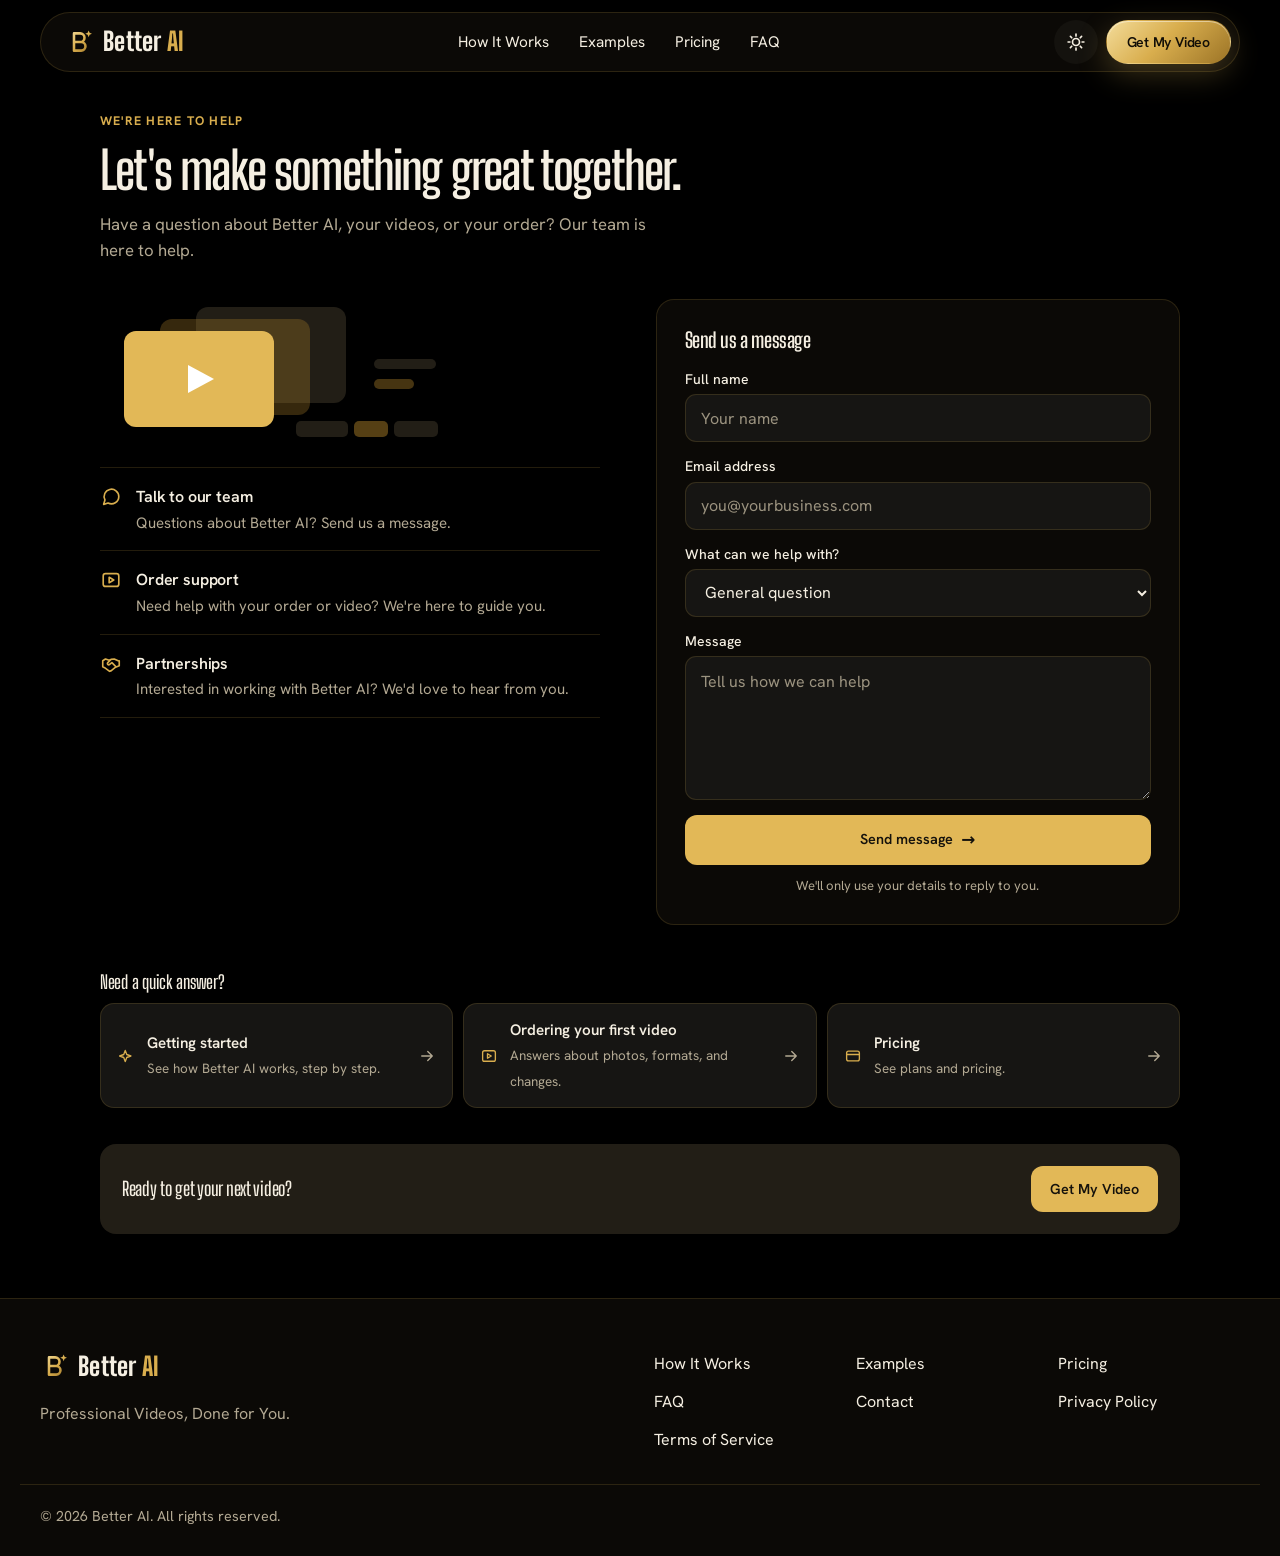
<file: contact/index.html>
<!doctype html>
<html lang="en">
<head>
<meta name="robots" content="noindex, nofollow">
<meta charset="utf-8">
<meta name="viewport" content="width=device-width, initial-scale=1, viewport-fit=cover">
<script>try{if(localStorage.getItem('vm_theme')==='light')document.documentElement.setAttribute('data-theme','light')}catch(e){}</script>
<script src="../assets/js/i18n.js"></script>
<title>Contact | Better AI</title>
<meta name="description" content="How to reach Better AI.">
<meta name="theme-color" content="#0A0A0B">


<meta property="og:type" content="website">
<meta property="og:site_name" content="Better AI">
<meta property="og:title" content="Better AI | Professional Videos for Your Business, Done for You">
<meta property="og:description" content="Finally, you can get a professional video for your business. Tell us about your business and our team prepares a ready-to-post promo video for you.">

<meta property="og:image:width" content="1200">
<meta property="og:image:height" content="630">
<meta name="twitter:card" content="summary_large_image">
<link rel="icon" href="../favicon.svg?v=b1" type="image/svg+xml">
<link rel="icon" href="../favicon-48.png?v=b1" sizes="48x48" type="image/png">
<link rel="apple-touch-icon" href="../apple-touch-icon.png?v=b1">
<link rel="preload" href="../assets/fonts/big-shoulders-display-latin.woff2" as="font" type="font/woff2" crossorigin>
<link rel="preload" href="../assets/fonts/hanken-grotesk-latin.woff2" as="font" type="font/woff2" crossorigin>
<link rel="stylesheet" href="../assets/css/style.css">
<link rel="stylesheet" href="../assets/css/ui.css">
<link rel="stylesheet" href="../assets/css/contact.css">
<script>if(!matchMedia('(prefers-reduced-motion: reduce)').matches&&'IntersectionObserver' in window)document.documentElement.classList.add('motion');</script>
<script defer src="../assets/js/config.js"></script>
<script defer src="../assets/js/main.js"></script>
</head>
<body class="page-contact vm-ui">
<a class="skip-link" href="#main">Skip to content</a>


<header class="nav-wrap" data-nav>
  <nav class="nav" aria-label="Main">
    <a class="nav-brand" href="../" aria-label="Better AI home">
<span class="logo">
  <svg class="logo-mark" viewBox="0 0 40 40" width="30" height="30" aria-hidden="true"><defs><linearGradient id="vm-logo-nav" x1="6" y1="6" x2="34" y2="36" gradientUnits="userSpaceOnUse"><stop style="stop-color:var(--logo-a)"/><stop offset=".5" style="stop-color:var(--logo-b)"/><stop offset="1" style="stop-color:var(--logo-c)"/></linearGradient></defs><path d="M12 8.5v23M12 8.5h8.2a5.8 5.8 0 0 1 0 11.6H12M12 20.1h9.6a5.7 5.7 0 0 1 0 11.4H12" fill="none" stroke="url(#vm-logo-nav)" stroke-width="3.4" stroke-linecap="round" stroke-linejoin="round"/><path d="M31.5 4.5l1.3 3.2 3.2 1.3-3.2 1.3-1.3 3.2-1.3-3.2-3.2-1.3 3.2-1.3z" fill="url(#vm-logo-nav)"/></svg>
  <span class="logo-word">Better<em> AI</em></span>
</span>
</a>
    <div class="nav-links" id="nav-links">
      <a href="../#how">How It Works</a>
      <a href="../#more-examples">Examples</a>
      <a href="../#pricing">Pricing</a>
      <a href="../#faq">FAQ</a>
      <a class="btn btn-primary nav-menu-cta" href="../#start" data-cta="nav_menu">Get My Video</a>
    </div>
    <div class="nav-actions">
      
<button class="theme-toggle" type="button" data-theme-toggle aria-label="Switch to light mode">
  <svg class="i-sun" viewBox="0 0 24 24" width="20" height="20" fill="none" stroke="currentColor" stroke-width="2" stroke-linecap="round" aria-hidden="true"><circle cx="12" cy="12" r="4.2"/><path d="M12 2.5v2.2M12 19.3v2.2M2.5 12h2.2M19.3 12h2.2M5.3 5.3l1.6 1.6M17.1 17.1l1.6 1.6M18.7 5.3l-1.6 1.6M6.9 17.1l-1.6 1.6"/></svg>
  <svg class="i-moon" viewBox="0 0 24 24" width="20" height="20" fill="none" stroke="currentColor" stroke-width="2" stroke-linecap="round" stroke-linejoin="round" aria-hidden="true"><path d="M20.5 14.2A8.5 8.5 0 0 1 9.8 3.5a8.5 8.5 0 1 0 10.7 10.7z"/></svg>
</button>

      <a class="btn btn-primary btn-small nav-cta" href="../#start" data-cta="nav">Get My Video</a>
      <button class="nav-burger" type="button" aria-label="Open menu" aria-expanded="false" aria-controls="nav-links" data-nav-burger><span></span><span></span></button>
    </div>
  </nav>
</header>


<main id="main">

<div class="ct">
  <p class="ct-eyebrow">We're here to help</p>
  <h1>Let's make something great together.</h1>
  <p class="ct-lede">Have a question about Better AI, your videos, or your order? Our team is here to help.</p>

  <div class="ct-grid">
    <div>
      <svg class="ct-art" viewBox="0 0 360 150" aria-hidden="true"><use href="#art-frames"/></svg>
      <ul class="ct-list">
        <li><svg class="ic" aria-hidden="true"><use href="#i-msg"/></svg><div><strong>Talk to our team</strong><p>Questions about Better AI? Send us a message.</p></div></li>
        <li><svg class="ic" aria-hidden="true"><use href="#i-film"/></svg><div><strong>Order support</strong><p>Need help with your order or video? We're here to guide you.</p></div></li>
        <li><svg class="ic" aria-hidden="true"><use href="#i-handshake"/></svg><div><strong>Partnerships</strong><p>Interested in working with Better AI? We'd love to hear from you.</p></div></li>
      </ul>
      <p class="ct-direct" data-contact-row="email" hidden><a data-contact="email" href=""></a></p>
      <p class="ct-direct" data-contact-row="phone" hidden><a data-contact="phone" href=""></a></p>
    </div>

    <section class="ct-form" aria-labelledby="contact-title">
      <h2 id="contact-title">Send us a message</h2>
      <form id="contact-form" novalidate>
        <div class="field">
          <label for="contact-name">Full name</label>
          <input id="contact-name" type="text" autocomplete="name" maxlength="100" placeholder="Your name" required>
          <p class="field-error" id="contact-name-error" hidden></p>
        </div>
        <div class="field">
          <label for="contact-email">Email address</label>
          <input id="contact-email" type="email" autocomplete="email" inputmode="email" maxlength="160" placeholder="you@yourbusiness.com" required>
          <p class="field-error" id="contact-email-error" hidden></p>
        </div>
        <div class="field">
          <label for="contact-topic">What can we help with?</label>
          <select id="contact-topic">
            <option value="General question">General question</option>
            <option value="Technical support">Technical support</option>
            <option value="Billing question">Billing question</option>
            <option value="Help with my order">Help with my order</option>
            <option value="Partnership inquiry">Partnership inquiry</option>
            <option value="Other">Other</option>
          </select>
        </div>
        <div class="field">
          <label for="contact-message">Message</label>
          <textarea id="contact-message" rows="5" maxlength="2000" placeholder="Tell us how we can help" required></textarea>
          <p class="field-error" id="contact-message-error" hidden></p>
        </div>
        <div class="hp" aria-hidden="true">
          <label for="contact-company">Company</label>
          <input id="contact-company" type="text" tabindex="-1" autocomplete="off">
        </div>
        <p class="form-error" id="contact-error" role="alert" hidden></p>
        <button class="ui-btn primary" type="submit" id="contact-submit">Send message</button>
        <p class="contact-fine">We'll only use your details to reply to you.</p>
      </form>
      <div id="contact-done" tabindex="-1" hidden>
        <h2 id="contact-done-title"></h2>
        <p id="contact-done-body"></p>
      </div>
    </section>
  </div>

  <section class="ct-quick">
    <h2>Need a quick answer?</h2>
    <div class="ct-cards">
      <a class="ct-card" href="../#how"><svg class="ic" aria-hidden="true"><use href="#i-spark-line"/></svg><span><strong>Getting started</strong><small>See how Better AI works, step by step.</small></span><svg class="ic" aria-hidden="true"><use href="#i-arrow"/></svg></a>
      <a class="ct-card" href="../#faq"><svg class="ic" aria-hidden="true"><use href="#i-film"/></svg><span><strong>Ordering your first video</strong><small>Answers about photos, formats, and changes.</small></span><svg class="ic" aria-hidden="true"><use href="#i-arrow"/></svg></a>
      <a class="ct-card" href="../#pricing"><svg class="ic" aria-hidden="true"><use href="#i-card"/></svg><span><strong>Pricing</strong><small>See plans and pricing.</small></span><svg class="ic" aria-hidden="true"><use href="#i-arrow"/></svg></a>
    </div>
  </section>

  <section class="ct-final">
    <h2>Ready to get your next video?</h2>
    <a class="ui-btn primary" href="../#start" data-cta="contact">Get My Video</a>
  </section>
</div>

</main>


<footer class="footer">
  <div class="wrap footer-grid">
    <div class="footer-brand">
      
<span class="logo">
  <svg class="logo-mark" viewBox="0 0 40 40" width="30" height="30" aria-hidden="true"><defs><linearGradient id="vm-logo-footer" x1="6" y1="6" x2="34" y2="36" gradientUnits="userSpaceOnUse"><stop style="stop-color:var(--logo-a)"/><stop offset=".5" style="stop-color:var(--logo-b)"/><stop offset="1" style="stop-color:var(--logo-c)"/></linearGradient></defs><path d="M12 8.5v23M12 8.5h8.2a5.8 5.8 0 0 1 0 11.6H12M12 20.1h9.6a5.7 5.7 0 0 1 0 11.4H12" fill="none" stroke="url(#vm-logo-footer)" stroke-width="3.4" stroke-linecap="round" stroke-linejoin="round"/><path d="M31.5 4.5l1.3 3.2 3.2 1.3-3.2 1.3-1.3 3.2-1.3-3.2-3.2-1.3 3.2-1.3z" fill="url(#vm-logo-footer)"/></svg>
  <span class="logo-word">Better<em> AI</em></span>
</span>

      <p>Professional Videos, Done for You.</p>
      <p class="footer-contact" data-contact-row="email" hidden><a data-contact="email" href=""></a></p>
      <p class="footer-contact" data-contact-row="phone" hidden><a data-contact="phone" href=""></a></p>
    </div>
    <nav class="footer-links" aria-label="Footer">
      <a href="../#how">How It Works</a>
      <a href="../#more-examples">Examples</a>
      <a href="../#pricing">Pricing</a>
      <a href="../#faq">FAQ</a>
      <a href="../contact/">Contact</a>
      <a href="../privacy/">Privacy Policy</a>
      <a href="../terms/">Terms of Service</a>
      <button class="footer-cookie" type="button" data-cookie-settings hidden>Cookie Settings</button>
    </nav>
  </div>
  <div class="wrap footer-base">
    <p>&copy; 2026 Better AI. All rights reserved.</p>
  </div>
</footer>



<svg width="0" height="0" style="position:absolute" aria-hidden="true"><defs>
<symbol id="i-grid" viewBox="0 0 24 24" fill="none" stroke="currentColor" stroke-width="1.8" stroke-linecap="round" stroke-linejoin="round"><rect x="4" y="4" width="7" height="7" rx="1.500"/><rect x="13" y="4" width="7" height="7" rx="1.500"/><rect x="4" y="13" width="7" height="7" rx="1.500"/><rect x="13" y="13" width="7" height="7" rx="1.500"/></symbol>
<symbol id="i-film" viewBox="0 0 24 24" fill="none" stroke="currentColor" stroke-width="1.8" stroke-linecap="round" stroke-linejoin="round"><rect x="3.500" y="5" width="17" height="14" rx="2.500"/><path d="m10 9 5 3-5 3z"/></symbol>
<symbol id="i-plus" viewBox="0 0 24 24" fill="none" stroke="currentColor" stroke-width="1.8" stroke-linecap="round"><path d="M12 5v14M5 12h14"/></symbol>
<symbol id="i-folder" viewBox="0 0 24 24" fill="none" stroke="currentColor" stroke-width="1.8" stroke-linecap="round" stroke-linejoin="round"><path d="M3.500 7.500A2 2 0 0 1 5.500 5.500h3.800l2 2.200h7.200a2 2 0 0 1 2 2V17a2 2 0 0 1-2 2h-13a2 2 0 0 1-2-2z"/></symbol>
<symbol id="i-clock" viewBox="0 0 24 24" fill="none" stroke="currentColor" stroke-width="1.8" stroke-linecap="round" stroke-linejoin="round"><circle cx="12" cy="12" r="8.500"/><path d="M12 7.500V12l3 2"/></symbol>
<symbol id="i-palette" viewBox="0 0 24 24" fill="none" stroke="currentColor" stroke-width="1.8" stroke-linecap="round" stroke-linejoin="round"><path d="M12 3.500a8.500 8.500 0 0 0 0 17c1.300 0 2-.8 2-1.800 0-1.300-1-1.700-1-2.900 0-1 .8-1.800 1.900-1.800h2.100a3 3 0 0 0 3-3c0-4.200-3.500-7.500-8-7.500z"/><circle cx="8" cy="11" r=".9" fill="currentColor"/><circle cx="11" cy="7.500" r=".9" fill="currentColor"/><circle cx="15.500" cy="8.500" r=".9" fill="currentColor"/></symbol>
<symbol id="i-gear" viewBox="0 0 24 24" fill="none" stroke="currentColor" stroke-width="1.8" stroke-linecap="round" stroke-linejoin="round"><circle cx="12" cy="12" r="3"/><path d="M12 3.500v2.300M12 18.200v2.300M3.500 12h2.300M18.200 12h2.300M6 6l1.600 1.600M16.400 16.400 18 18M18 6l-1.600 1.600M7.600 16.400 6 18"/></symbol>
<symbol id="i-help" viewBox="0 0 24 24" fill="none" stroke="currentColor" stroke-width="1.8" stroke-linecap="round" stroke-linejoin="round"><circle cx="12" cy="12" r="8.500"/><path d="M9.700 9.500a2.400 2.400 0 0 1 4.600.8c0 1.600-2.300 2-2.300 3.400"/><circle cx="12" cy="16.800" r=".6" fill="currentColor"/></symbol>
<symbol id="i-user" viewBox="0 0 24 24" fill="none" stroke="currentColor" stroke-width="1.8" stroke-linecap="round" stroke-linejoin="round"><circle cx="12" cy="8.500" r="4"/><path d="M4.500 20a7.500 7.500 0 0 1 15 0"/></symbol>
<symbol id="i-card" viewBox="0 0 24 24" fill="none" stroke="currentColor" stroke-width="1.8" stroke-linecap="round" stroke-linejoin="round"><rect x="3.500" y="5.500" width="17" height="13" rx="2.500"/><path d="M3.500 10h17"/></symbol>
<symbol id="i-moon" viewBox="0 0 24 24" fill="none" stroke="currentColor" stroke-width="1.8" stroke-linecap="round" stroke-linejoin="round"><path d="M20.500 14.200A8.500 8.500 0 0 1 9.800 3.500a8.500 8.500 0 1 0 10.700 10.700z"/></symbol>
<symbol id="i-logout" viewBox="0 0 24 24" fill="none" stroke="currentColor" stroke-width="1.8" stroke-linecap="round" stroke-linejoin="round"><path d="M10 4.500H6a1.500 1.500 0 0 0-1.500 1.500v12A1.500 1.500 0 0 0 6 19.500h4M15.500 8l4 4-4 4M19.500 12H10"/></symbol>
<symbol id="i-search" viewBox="0 0 24 24" fill="none" stroke="currentColor" stroke-width="1.8" stroke-linecap="round"><circle cx="11" cy="11" r="6.500"/><path d="m20 20-4.200-4.200"/></symbol>
<symbol id="i-list" viewBox="0 0 24 24" fill="none" stroke="currentColor" stroke-width="1.8" stroke-linecap="round"><path d="M5 7h14M5 12h14M5 17h14"/></symbol>
<symbol id="i-dots" viewBox="0 0 24 24" fill="currentColor"><circle cx="5.500" cy="12" r="1.700"/><circle cx="12" cy="12" r="1.700"/><circle cx="18.500" cy="12" r="1.700"/></symbol>
<symbol id="i-play" viewBox="0 0 24 24" fill="currentColor"><path d="M8 5v14l11-7z"/></symbol>
<symbol id="i-type" viewBox="0 0 24 24" fill="none" stroke="currentColor" stroke-width="1.8" stroke-linecap="round" stroke-linejoin="round"><path d="M5 7V5h14v2M12 5v14M9.500 19h5"/></symbol>
<symbol id="i-mic" viewBox="0 0 24 24" fill="none" stroke="currentColor" stroke-width="1.8" stroke-linecap="round" stroke-linejoin="round"><rect x="9" y="3.500" width="6" height="11" rx="3"/><path d="M5.500 11.500a6.500 6.500 0 0 0 13 0M12 18v2.500"/></symbol>
<symbol id="i-lines" viewBox="0 0 24 24" fill="none" stroke="currentColor" stroke-width="1.8" stroke-linecap="round"><path d="M4 10v4M8 7v10M12 4v16M16 7v10M20 10v4"/></symbol>
<symbol id="i-waves" viewBox="0 0 24 24" fill="none" stroke="currentColor" stroke-width="1.8" stroke-linecap="round" stroke-linejoin="round"><path d="M3 8c2.200 0 2.200 2 4.500 2S9.800 8 12 8s2.200 2 4.500 2S18.800 8 21 8M3 15c2.200 0 2.200 2 4.500 2s2.300-2 4.500-2 2.200 2 4.500 2 2.300-2 4.500-2"/></symbol>
<symbol id="i-msg" viewBox="0 0 24 24" fill="none" stroke="currentColor" stroke-width="1.8" stroke-linecap="round" stroke-linejoin="round"><path d="M20.500 11.500a8 8 0 0 1-11.700 7.100L4 20l1.400-4.800a8 8 0 1 1 15.100-3.700z"/></symbol>
<symbol id="i-handshake" viewBox="0 0 24 24" fill="none" stroke="currentColor" stroke-width="1.8" stroke-linecap="round" stroke-linejoin="round"><path d="m3 8.500 3-2 4 1.500 2-1 3.500-.5 5.500 2.500M3 8.500V15l2 1 5.500 4 1.500-.5 5-4 4-1.500V8.500M12 7l-3.500 3.500a1.400 1.400 0 0 0 2 2L13 10.500l4 4"/></symbol>
<symbol id="i-arrow" viewBox="0 0 24 24" fill="none" stroke="currentColor" stroke-width="1.8" stroke-linecap="round" stroke-linejoin="round"><path d="M5 12h14M13 6l6 6-6 6"/></symbol>
<symbol id="i-spark-line" viewBox="0 0 24 24" fill="none" stroke="currentColor" stroke-width="1.8" stroke-linecap="round" stroke-linejoin="round"><path d="M11 4.500 13 10l5.500 2-5.500 2-2 5.500L9 14l-5.500-2L9 10z"/></symbol>
<symbol id="i-music" viewBox="0 0 24 24" fill="none" stroke="currentColor" stroke-width="1.8" stroke-linecap="round" stroke-linejoin="round"><path d="M9.500 17.500V5.500l10-2v12"/><circle cx="7" cy="17.500" r="2.500"/><circle cx="17" cy="15.500" r="2.500"/></symbol>
<symbol id="i-download" viewBox="0 0 24 24" fill="none" stroke="currentColor" stroke-width="1.8" stroke-linecap="round" stroke-linejoin="round"><path d="M12 4v11M7.500 10.500 12 15l4.500-4.500M4.500 19.500h15"/></symbol>
<symbol id="i-pencil" viewBox="0 0 24 24" fill="none" stroke="currentColor" stroke-width="1.8" stroke-linecap="round" stroke-linejoin="round"><path d="m4 20 1-4.500L16 4.500a2 2 0 0 1 3 0l.5.500a2 2 0 0 1 0 3L8.500 19z"/></symbol>
<symbol id="i-copy" viewBox="0 0 24 24" fill="none" stroke="currentColor" stroke-width="1.8" stroke-linecap="round" stroke-linejoin="round"><rect x="8.500" y="8.500" width="11.500" height="11.500" rx="2"/><path d="M15.500 8.500V6a2 2 0 0 0-2-2H6a2 2 0 0 0-2 2v7.500a2 2 0 0 0 2 2h2.500"/></symbol>
<symbol id="i-trash" viewBox="0 0 24 24" fill="none" stroke="currentColor" stroke-width="1.8" stroke-linecap="round" stroke-linejoin="round"><path d="M4.500 7h15M9.500 7V4.500h5V7M6.500 7l1 12.500h9l1-12.500"/></symbol>
<symbol id="i-x" viewBox="0 0 24 24" fill="none" stroke="currentColor" stroke-width="2" stroke-linecap="round"><path d="M6 6l12 12M18 6 6 18"/></symbol>
<symbol id="i-image" viewBox="0 0 24 24" fill="none" stroke="currentColor" stroke-width="1.8" stroke-linecap="round" stroke-linejoin="round"><rect x="3.500" y="4.500" width="17" height="15" rx="2.500"/><circle cx="9" cy="10" r="1.500"/><path d="m4 17 5-4 3.500 2.500L16 12l4.500 4"/></symbol>
<symbol id="i-volume" viewBox="0 0 24 24" fill="none" stroke="currentColor" stroke-width="1.8" stroke-linecap="round" stroke-linejoin="round"><path d="M4 9.500v5h3.500L12 18.500v-13L7.500 9.500z"/><path d="M15.500 9a4 4 0 0 1 0 6M18 6.500a7.500 7.500 0 0 1 0 11"/></symbol>
<symbol id="art-frames" viewBox="0 0 360 150" fill="none"><rect x="96" y="8" width="150" height="96" rx="12" fill="var(--soft)"/><rect x="60" y="20" width="150" height="96" rx="12" fill="var(--purple)" opacity=".35"/><rect x="24" y="32" width="150" height="96" rx="12" fill="var(--brand)"/><path d="m88 66 26 14-26 14z" fill="#fff"/><rect x="196" y="122" width="52" height="16" rx="5" fill="var(--soft)"/><rect x="254" y="122" width="34" height="16" rx="5" fill="var(--purple)" opacity=".55"/><rect x="294" y="122" width="44" height="16" rx="5" fill="var(--soft)"/><rect x="274" y="60" width="62" height="10" rx="5" fill="var(--soft)"/><rect x="274" y="80" width="40" height="10" rx="5" fill="var(--purple)" opacity=".45"/></symbol>
</defs></svg>


<section class="consent" id="cookie-banner" aria-label="Cookie choices" hidden>
  <p>We'd like to use cookies to measure visits and ads. See our <a href="../privacy/">Privacy Policy</a>.</p>
  <div class="consent-actions">
    <button class="btn btn-small btn-primary" type="button" data-consent="granted">Accept</button>
    <button class="btn btn-small btn-glass" type="button" data-consent="denied">Decline</button>
  </div>
</section>
</body>
</html>
</file>
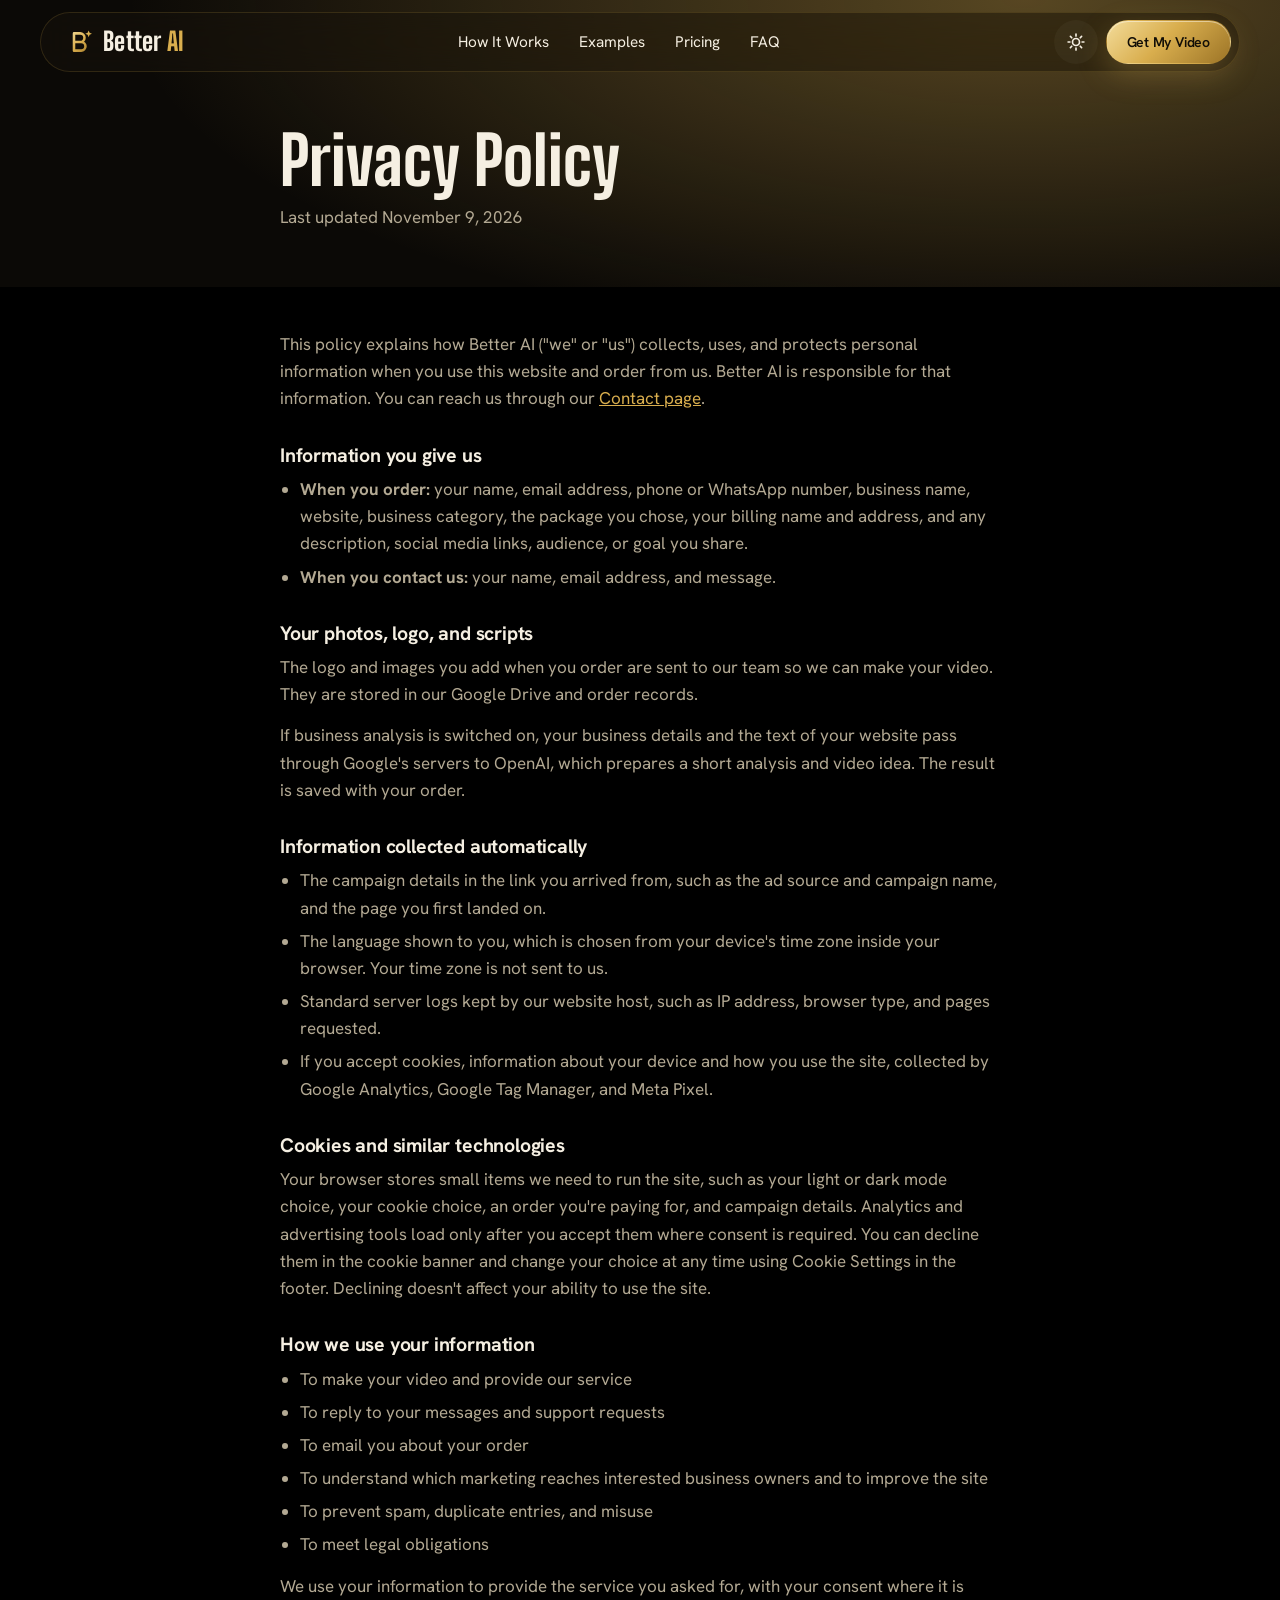
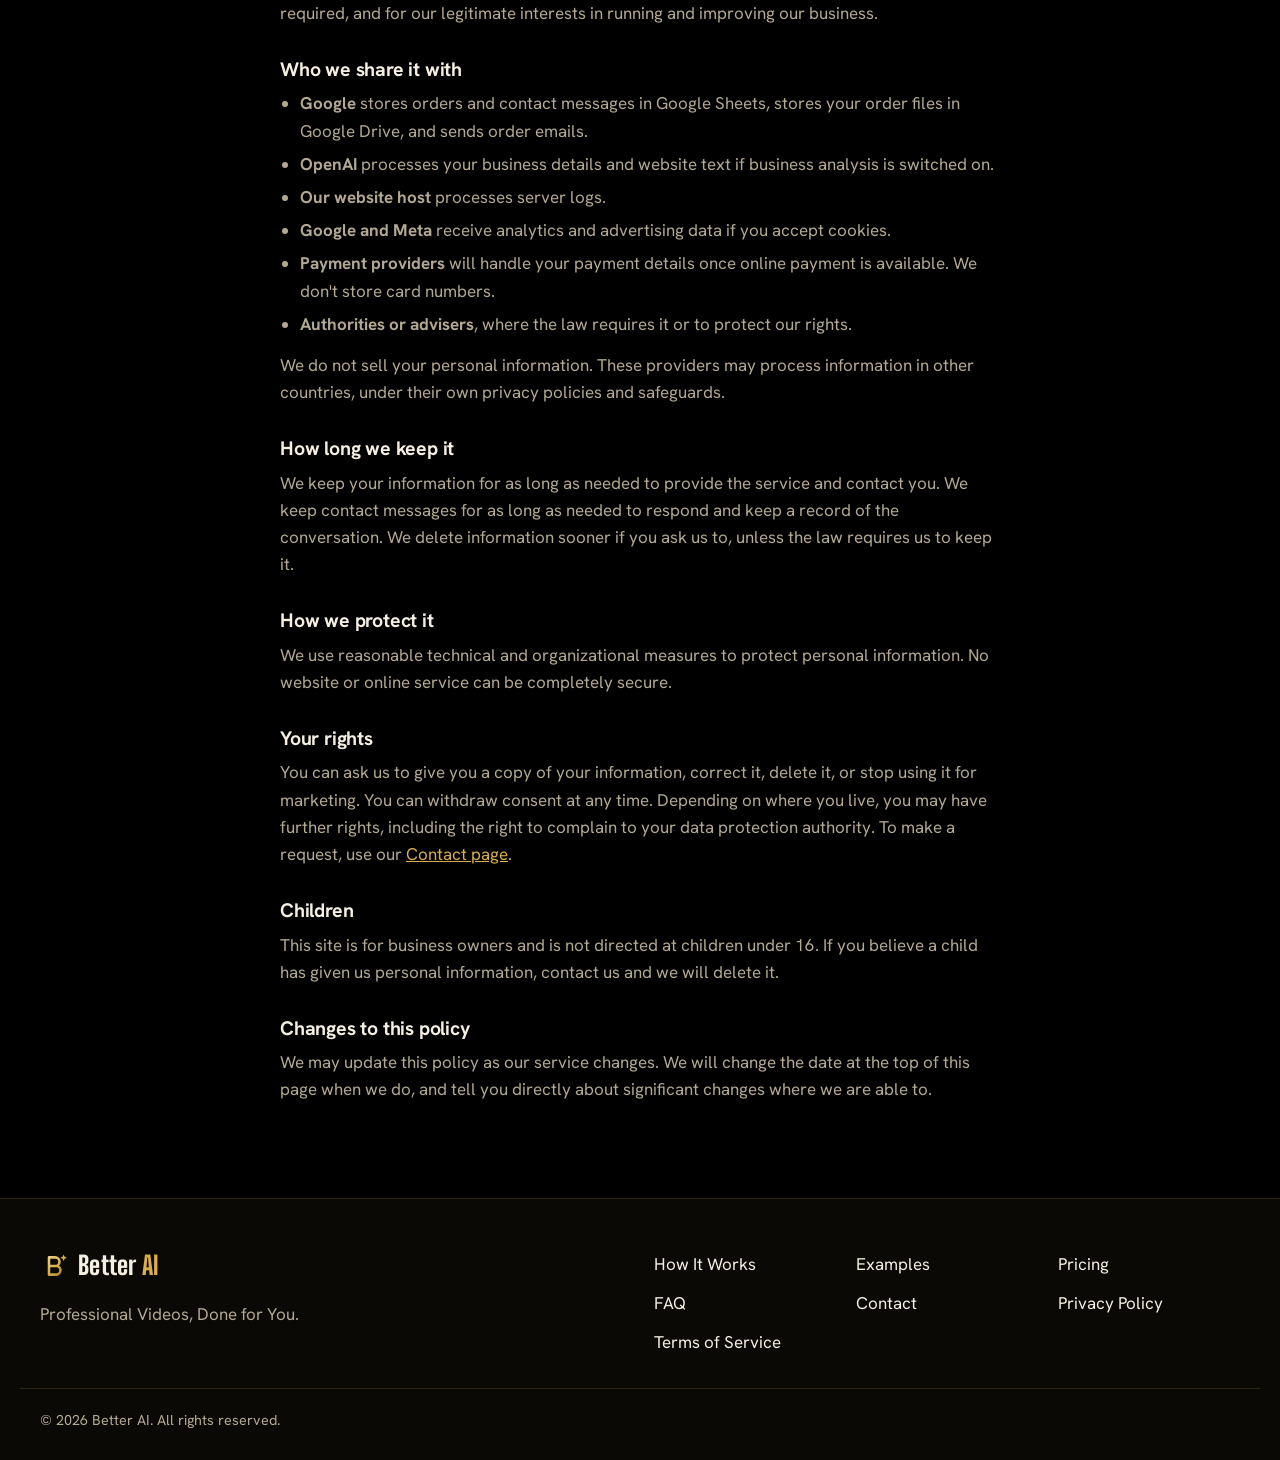
<file: privacy/index.html>
<!doctype html>
<html lang="en">
<head>
<meta name="robots" content="noindex, nofollow">
<meta charset="utf-8">
<meta name="viewport" content="width=device-width, initial-scale=1, viewport-fit=cover">
<script>try{if(localStorage.getItem('vm_theme')==='light')document.documentElement.setAttribute('data-theme','light')}catch(e){}</script>
<script src="../assets/js/i18n.js"></script>
<title>Privacy Policy | Better AI</title>
<meta name="description" content="How Better AI collects, uses, and protects personal information.">
<meta name="theme-color" content="#0A0A0B">


<meta property="og:type" content="website">
<meta property="og:site_name" content="Better AI">
<meta property="og:title" content="Better AI | Professional Videos for Your Business, Done for You">
<meta property="og:description" content="Finally, you can get a professional video for your business. Tell us about your business and our team prepares a ready-to-post promo video for you.">

<meta property="og:image:width" content="1200">
<meta property="og:image:height" content="630">
<meta name="twitter:card" content="summary_large_image">
<link rel="icon" href="../favicon.svg?v=b1" type="image/svg+xml">
<link rel="icon" href="../favicon-48.png?v=b1" sizes="48x48" type="image/png">
<link rel="apple-touch-icon" href="../apple-touch-icon.png?v=b1">
<link rel="preload" href="../assets/fonts/big-shoulders-display-latin.woff2" as="font" type="font/woff2" crossorigin>
<link rel="preload" href="../assets/fonts/hanken-grotesk-latin.woff2" as="font" type="font/woff2" crossorigin>
<link rel="stylesheet" href="../assets/css/style.css">

<script>if(!matchMedia('(prefers-reduced-motion: reduce)').matches&&'IntersectionObserver' in window)document.documentElement.classList.add('motion');</script>
<script defer src="../assets/js/config.js"></script>
<script defer src="../assets/js/main.js"></script>
</head>
<body class="page-sub">
<a class="skip-link" href="#main">Skip to content</a>


<header class="nav-wrap" data-nav>
  <nav class="nav" aria-label="Main">
    <a class="nav-brand" href="../" aria-label="Better AI home">
<span class="logo">
  <svg class="logo-mark" viewBox="0 0 40 40" width="30" height="30" aria-hidden="true"><defs><linearGradient id="vm-logo-nav" x1="6" y1="6" x2="34" y2="36" gradientUnits="userSpaceOnUse"><stop style="stop-color:var(--logo-a)"/><stop offset=".5" style="stop-color:var(--logo-b)"/><stop offset="1" style="stop-color:var(--logo-c)"/></linearGradient></defs><path d="M12 8.5v23M12 8.5h8.2a5.8 5.8 0 0 1 0 11.6H12M12 20.1h9.6a5.7 5.7 0 0 1 0 11.4H12" fill="none" stroke="url(#vm-logo-nav)" stroke-width="3.4" stroke-linecap="round" stroke-linejoin="round"/><path d="M31.5 4.5l1.3 3.2 3.2 1.3-3.2 1.3-1.3 3.2-1.3-3.2-3.2-1.3 3.2-1.3z" fill="url(#vm-logo-nav)"/></svg>
  <span class="logo-word">Better<em> AI</em></span>
</span>
</a>
    <div class="nav-links" id="nav-links">
      <a href="../#how">How It Works</a>
      <a href="../#more-examples">Examples</a>
      <a href="../#pricing">Pricing</a>
      <a href="../#faq">FAQ</a>
      <a class="btn btn-primary nav-menu-cta" href="../#start" data-cta="nav_menu">Get My Video</a>
    </div>
    <div class="nav-actions">
      
<button class="theme-toggle" type="button" data-theme-toggle aria-label="Switch to light mode">
  <svg class="i-sun" viewBox="0 0 24 24" width="20" height="20" fill="none" stroke="currentColor" stroke-width="2" stroke-linecap="round" aria-hidden="true"><circle cx="12" cy="12" r="4.2"/><path d="M12 2.5v2.2M12 19.3v2.2M2.5 12h2.2M19.3 12h2.2M5.3 5.3l1.6 1.6M17.1 17.1l1.6 1.6M18.7 5.3l-1.6 1.6M6.9 17.1l-1.6 1.6"/></svg>
  <svg class="i-moon" viewBox="0 0 24 24" width="20" height="20" fill="none" stroke="currentColor" stroke-width="2" stroke-linecap="round" stroke-linejoin="round" aria-hidden="true"><path d="M20.5 14.2A8.5 8.5 0 0 1 9.8 3.5a8.5 8.5 0 1 0 10.7 10.7z"/></svg>
</button>

      <a class="btn btn-primary btn-small nav-cta" href="../#start" data-cta="nav">Get My Video</a>
      <button class="nav-burger" type="button" aria-label="Open menu" aria-expanded="false" aria-controls="nav-links" data-nav-burger><span></span><span></span></button>
    </div>
  </nav>
</header>


<main id="main">

<article class="legal">
  <header class="legal-head"><div class="wrap-narrow"><h1>Privacy Policy</h1><p>Last updated November 9, 2026</p></div></header>
  <div class="wrap-narrow legal-body">
    <p>This policy explains how Better AI ("we" or "us") collects, uses, and protects personal information when you use this website and order from us. Better AI is responsible for that information. You can reach us through our <a href="../contact/">Contact page</a>.</p>

    <h2>Information you give us</h2>
    <ul>
      <li><strong>When you order:</strong> your name, email address, phone or WhatsApp number, business name, website, business category, the package you chose, your billing name and address, and any description, social media links, audience, or goal you share.</li>
      <li><strong>When you contact us:</strong> your name, email address, and message.</li>
    </ul>

    <h2>Your photos, logo, and scripts</h2>
    <p>The logo and images you add when you order are sent to our team so we can make your video. They are stored in our Google Drive and order records.</p>
    <p>If business analysis is switched on, your business details and the text of your website pass through Google's servers to OpenAI, which prepares a short analysis and video idea. The result is saved with your order.</p>

    <h2>Information collected automatically</h2>
    <ul>
      <li>The campaign details in the link you arrived from, such as the ad source and campaign name, and the page you first landed on.</li>
      <li>The language shown to you, which is chosen from your device's time zone inside your browser. Your time zone is not sent to us.</li>
      <li>Standard server logs kept by our website host, such as IP address, browser type, and pages requested.</li>
      <li>If you accept cookies, information about your device and how you use the site, collected by Google Analytics, Google Tag Manager, and Meta Pixel.</li>
    </ul>

    <h2>Cookies and similar technologies</h2>
    <p>Your browser stores small items we need to run the site, such as your light or dark mode choice, your cookie choice, an order you're paying for, and campaign details. Analytics and advertising tools load only after you accept them where consent is required. You can decline them in the cookie banner and change your choice at any time using Cookie Settings in the footer. Declining doesn't affect your ability to use the site.</p>

    <h2>How we use your information</h2>
    <ul>
      <li>To make your video and provide our service</li>
      <li>To reply to your messages and support requests</li>
      <li>To email you about your order</li>
      <li>To understand which marketing reaches interested business owners and to improve the site</li>
      <li>To prevent spam, duplicate entries, and misuse</li>
      <li>To meet legal obligations</li>
    </ul>
    <p>We use your information to provide the service you asked for, with your consent where it is required, and for our legitimate interests in running and improving our business.</p>

    <h2>Who we share it with</h2>
    <ul>
      <li><strong>Google</strong> stores orders and contact messages in Google Sheets, stores your order files in Google Drive, and sends order emails.</li>
      <li><strong>OpenAI</strong> processes your business details and website text if business analysis is switched on.</li>
      <li><strong>Our website host</strong> processes server logs.</li>
      <li><strong>Google and Meta</strong> receive analytics and advertising data if you accept cookies.</li>
      <li><strong>Payment providers</strong> will handle your payment details once online payment is available. We don't store card numbers.</li>
      <li><strong>Authorities or advisers</strong>, where the law requires it or to protect our rights.</li>
    </ul>
    <p>We do not sell your personal information. These providers may process information in other countries, under their own privacy policies and safeguards.</p>

    <h2>How long we keep it</h2>
    <p>We keep your information for as long as needed to provide the service and contact you. We keep contact messages for as long as needed to respond and keep a record of the conversation. We delete information sooner if you ask us to, unless the law requires us to keep it.</p>

    <h2>How we protect it</h2>
    <p>We use reasonable technical and organizational measures to protect personal information. No website or online service can be completely secure.</p>

    <h2>Your rights</h2>
    <p>You can ask us to give you a copy of your information, correct it, delete it, or stop using it for marketing. You can withdraw consent at any time. Depending on where you live, you may have further rights, including the right to complain to your data protection authority. To make a request, use our <a href="../contact/">Contact page</a>.</p>

    <h2>Children</h2>
    <p>This site is for business owners and is not directed at children under 16. If you believe a child has given us personal information, contact us and we will delete it.</p>

    <h2>Changes to this policy</h2>
    <p>We may update this policy as our service changes. We will change the date at the top of this page when we do, and tell you directly about significant changes where we are able to.</p>
  </div>
</article>

</main>


<footer class="footer">
  <div class="wrap footer-grid">
    <div class="footer-brand">
      
<span class="logo">
  <svg class="logo-mark" viewBox="0 0 40 40" width="30" height="30" aria-hidden="true"><defs><linearGradient id="vm-logo-footer" x1="6" y1="6" x2="34" y2="36" gradientUnits="userSpaceOnUse"><stop style="stop-color:var(--logo-a)"/><stop offset=".5" style="stop-color:var(--logo-b)"/><stop offset="1" style="stop-color:var(--logo-c)"/></linearGradient></defs><path d="M12 8.5v23M12 8.5h8.2a5.8 5.8 0 0 1 0 11.6H12M12 20.1h9.6a5.7 5.7 0 0 1 0 11.4H12" fill="none" stroke="url(#vm-logo-footer)" stroke-width="3.4" stroke-linecap="round" stroke-linejoin="round"/><path d="M31.5 4.5l1.3 3.2 3.2 1.3-3.2 1.3-1.3 3.2-1.3-3.2-3.2-1.3 3.2-1.3z" fill="url(#vm-logo-footer)"/></svg>
  <span class="logo-word">Better<em> AI</em></span>
</span>

      <p>Professional Videos, Done for You.</p>
      <p class="footer-contact" data-contact-row="email" hidden><a data-contact="email" href=""></a></p>
      <p class="footer-contact" data-contact-row="phone" hidden><a data-contact="phone" href=""></a></p>
    </div>
    <nav class="footer-links" aria-label="Footer">
      <a href="../#how">How It Works</a>
      <a href="../#more-examples">Examples</a>
      <a href="../#pricing">Pricing</a>
      <a href="../#faq">FAQ</a>
      <a href="../contact/">Contact</a>
      <a href="../privacy/">Privacy Policy</a>
      <a href="../terms/">Terms of Service</a>
      <button class="footer-cookie" type="button" data-cookie-settings hidden>Cookie Settings</button>
    </nav>
  </div>
  <div class="wrap footer-base">
    <p>&copy; 2026 Better AI. All rights reserved.</p>
  </div>
</footer>




<section class="consent" id="cookie-banner" aria-label="Cookie choices" hidden>
  <p>We'd like to use cookies to measure visits and ads. See our <a href="../privacy/">Privacy Policy</a>.</p>
  <div class="consent-actions">
    <button class="btn btn-small btn-primary" type="button" data-consent="granted">Accept</button>
    <button class="btn btn-small btn-glass" type="button" data-consent="denied">Decline</button>
  </div>
</section>
</body>
</html>
</file>
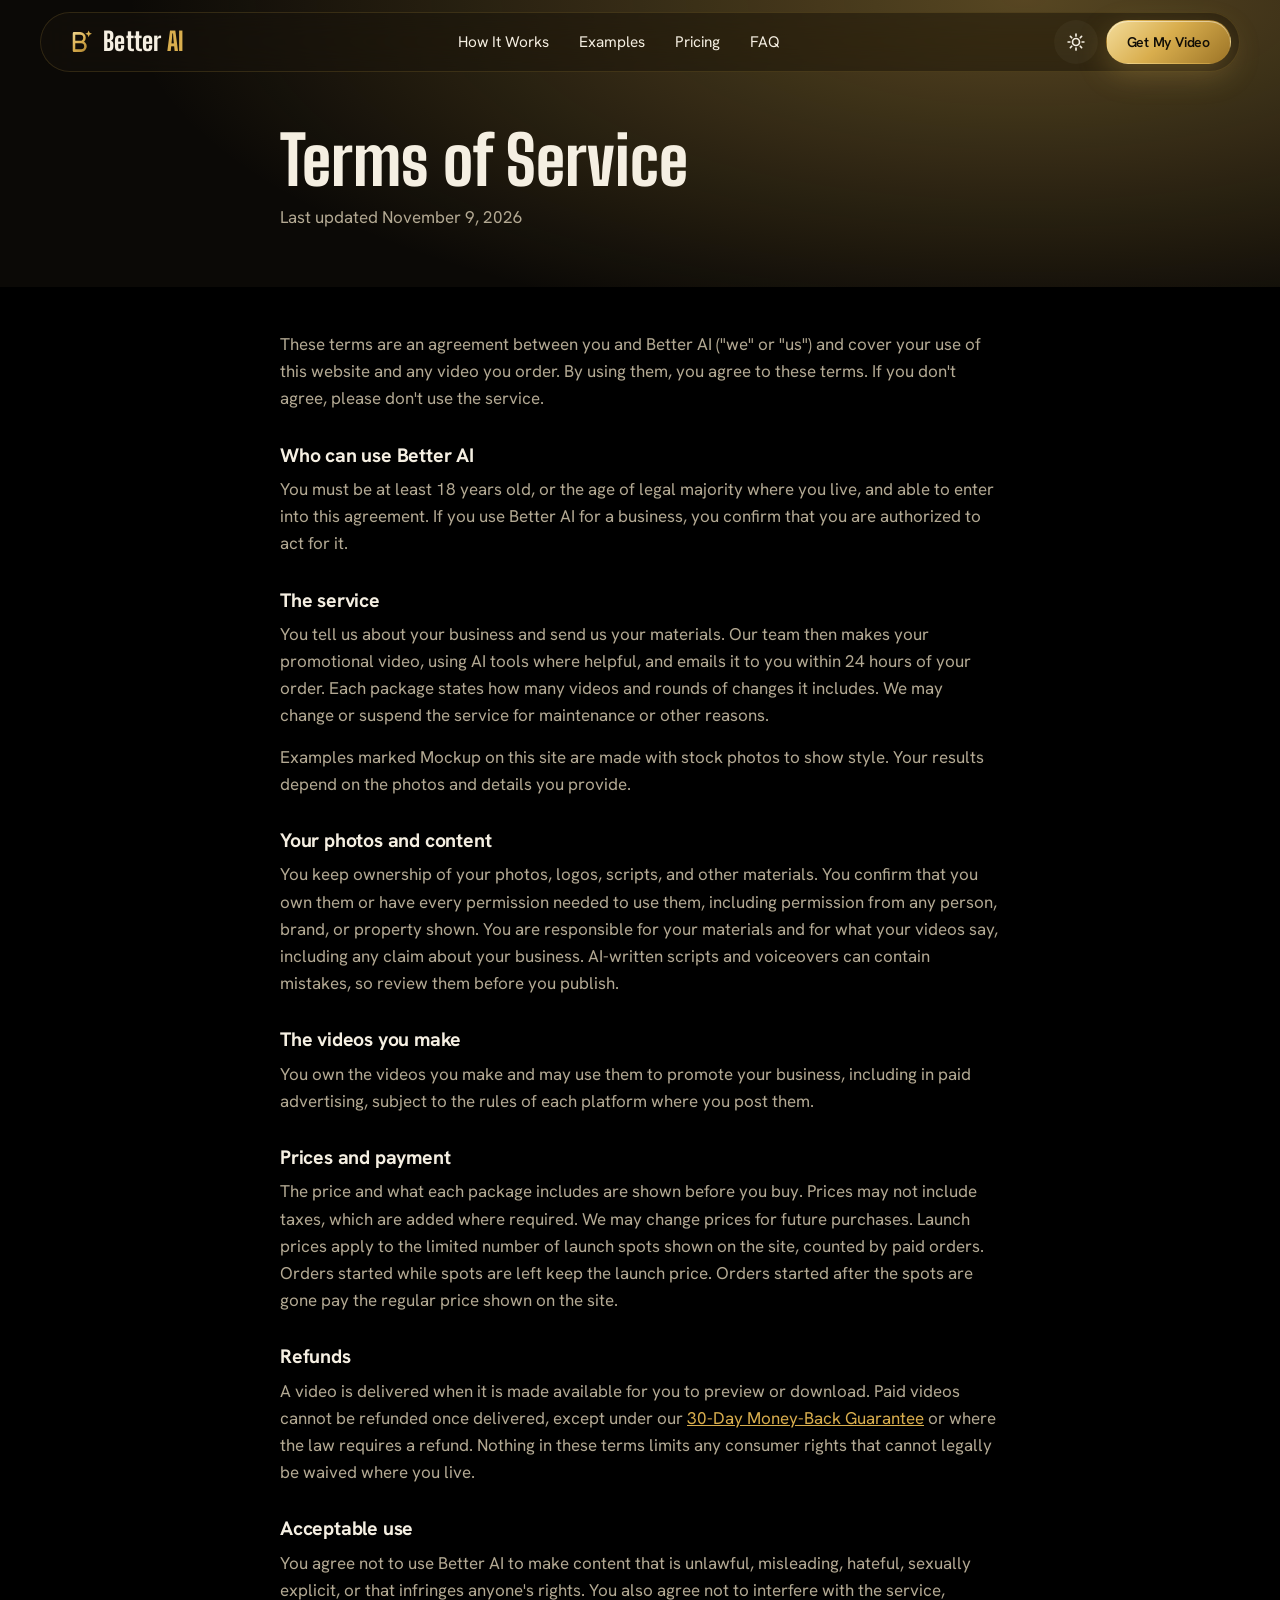
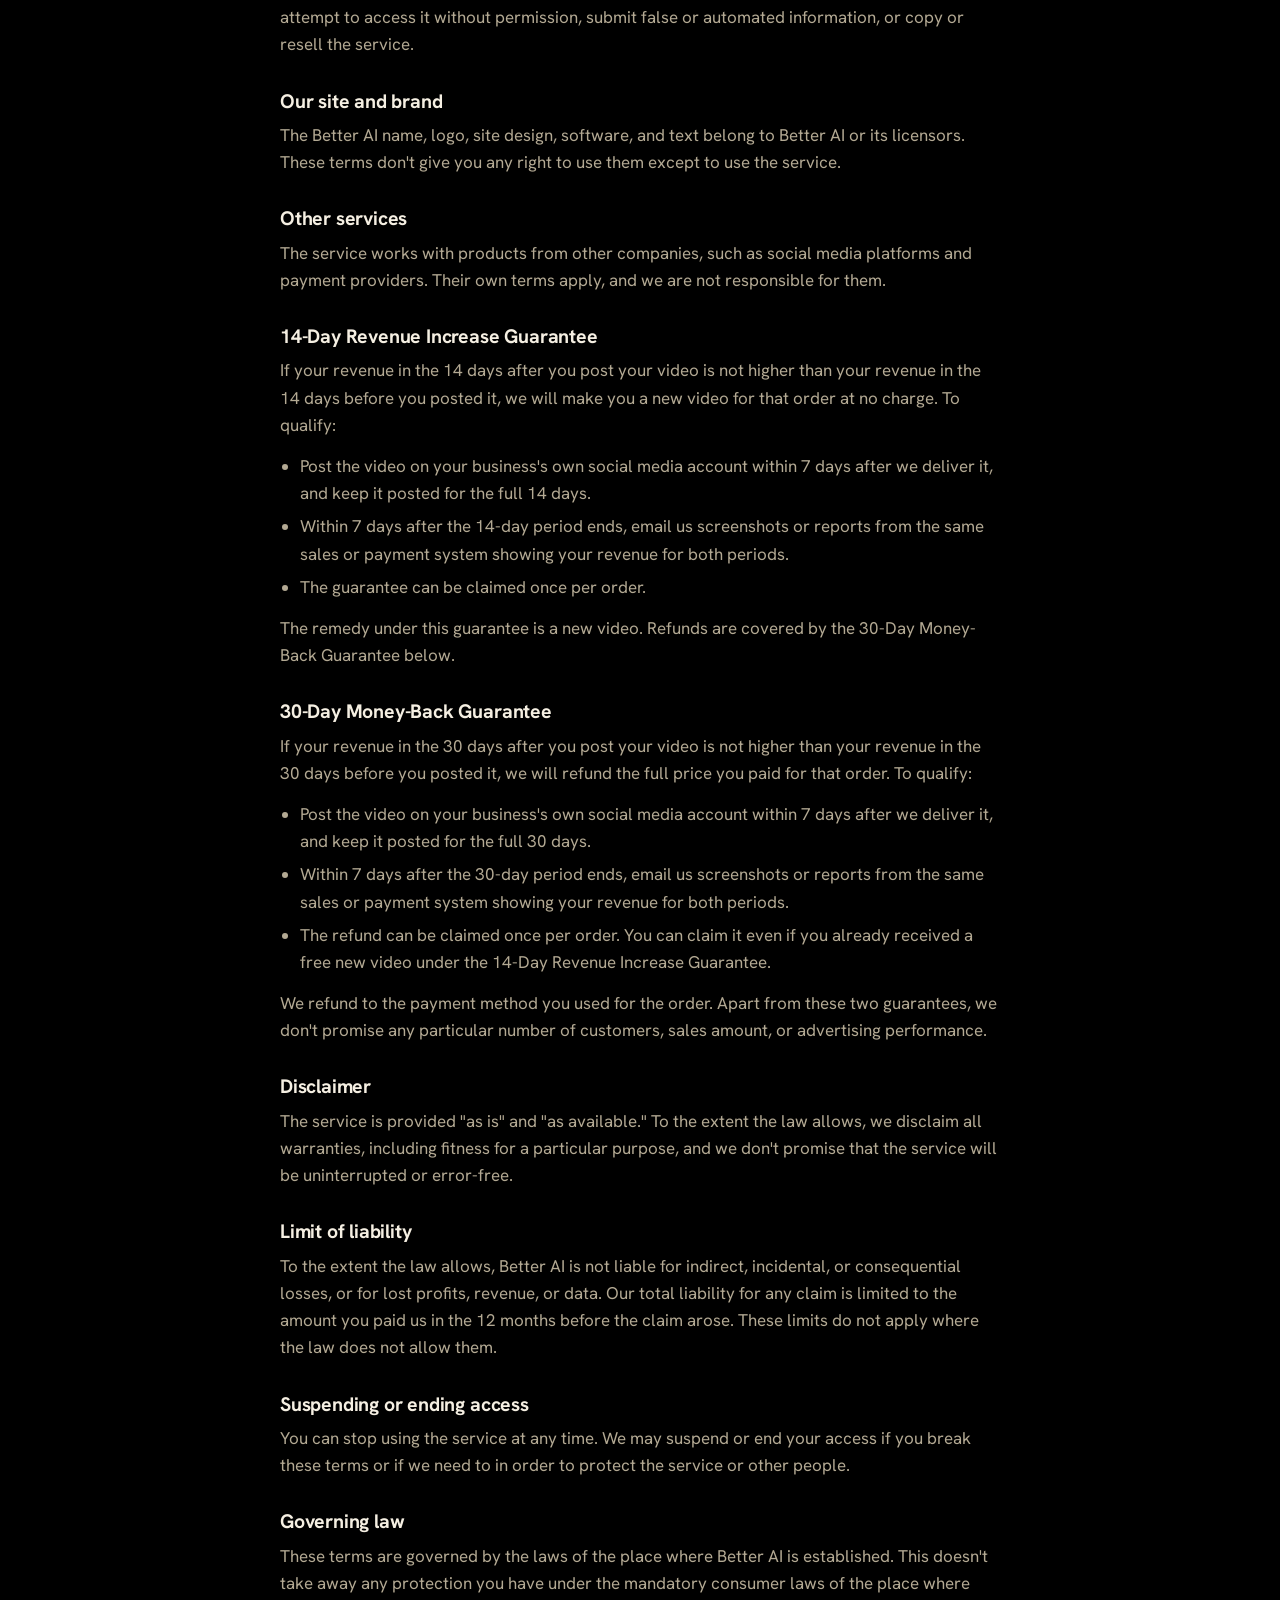
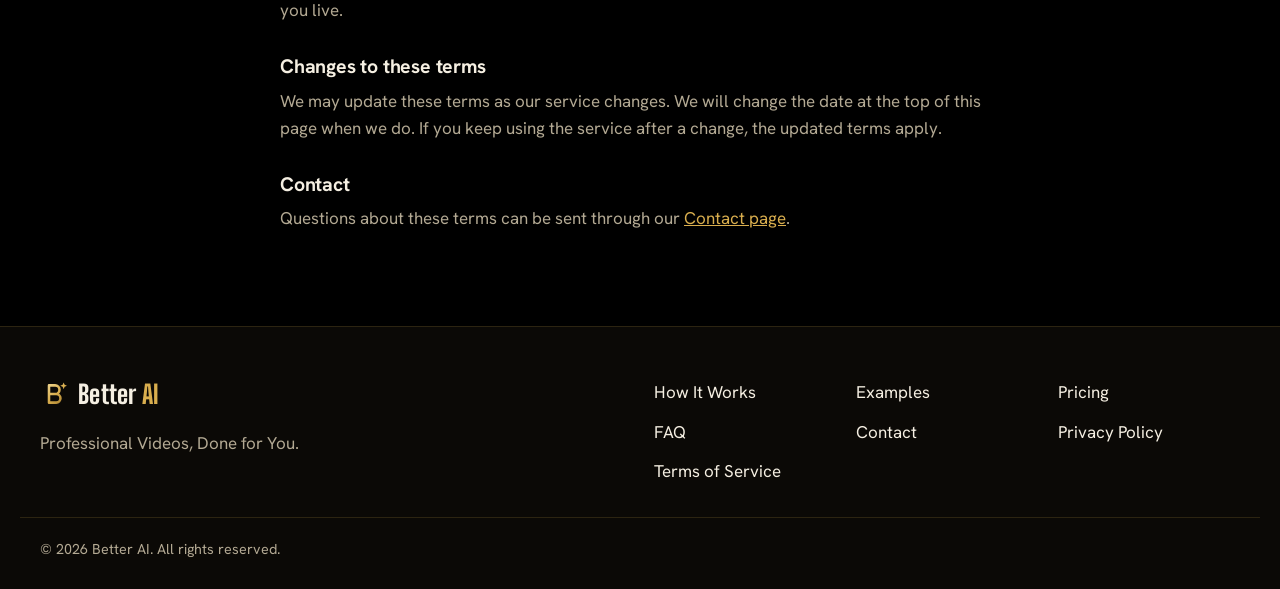
<file: terms/index.html>
<!doctype html>
<html lang="en">
<head>
<meta name="robots" content="noindex, nofollow">
<meta charset="utf-8">
<meta name="viewport" content="width=device-width, initial-scale=1, viewport-fit=cover">
<script>try{if(localStorage.getItem('vm_theme')==='light')document.documentElement.setAttribute('data-theme','light')}catch(e){}</script>
<script src="../assets/js/i18n.js"></script>
<title>Terms of Service | Better AI</title>
<meta name="description" content="The terms for using the Better AI website and video service.">
<meta name="theme-color" content="#0A0A0B">


<meta property="og:type" content="website">
<meta property="og:site_name" content="Better AI">
<meta property="og:title" content="Better AI | Professional Videos for Your Business, Done for You">
<meta property="og:description" content="Finally, you can get a professional video for your business. Tell us about your business and our team prepares a ready-to-post promo video for you.">

<meta property="og:image:width" content="1200">
<meta property="og:image:height" content="630">
<meta name="twitter:card" content="summary_large_image">
<link rel="icon" href="../favicon.svg?v=b1" type="image/svg+xml">
<link rel="icon" href="../favicon-48.png?v=b1" sizes="48x48" type="image/png">
<link rel="apple-touch-icon" href="../apple-touch-icon.png?v=b1">
<link rel="preload" href="../assets/fonts/big-shoulders-display-latin.woff2" as="font" type="font/woff2" crossorigin>
<link rel="preload" href="../assets/fonts/hanken-grotesk-latin.woff2" as="font" type="font/woff2" crossorigin>
<link rel="stylesheet" href="../assets/css/style.css">

<script>if(!matchMedia('(prefers-reduced-motion: reduce)').matches&&'IntersectionObserver' in window)document.documentElement.classList.add('motion');</script>
<script defer src="../assets/js/config.js"></script>
<script defer src="../assets/js/main.js"></script>
</head>
<body class="page-sub">
<a class="skip-link" href="#main">Skip to content</a>


<header class="nav-wrap" data-nav>
  <nav class="nav" aria-label="Main">
    <a class="nav-brand" href="../" aria-label="Better AI home">
<span class="logo">
  <svg class="logo-mark" viewBox="0 0 40 40" width="30" height="30" aria-hidden="true"><defs><linearGradient id="vm-logo-nav" x1="6" y1="6" x2="34" y2="36" gradientUnits="userSpaceOnUse"><stop style="stop-color:var(--logo-a)"/><stop offset=".5" style="stop-color:var(--logo-b)"/><stop offset="1" style="stop-color:var(--logo-c)"/></linearGradient></defs><path d="M12 8.5v23M12 8.5h8.2a5.8 5.8 0 0 1 0 11.6H12M12 20.1h9.6a5.7 5.7 0 0 1 0 11.4H12" fill="none" stroke="url(#vm-logo-nav)" stroke-width="3.4" stroke-linecap="round" stroke-linejoin="round"/><path d="M31.5 4.5l1.3 3.2 3.2 1.3-3.2 1.3-1.3 3.2-1.3-3.2-3.2-1.3 3.2-1.3z" fill="url(#vm-logo-nav)"/></svg>
  <span class="logo-word">Better<em> AI</em></span>
</span>
</a>
    <div class="nav-links" id="nav-links">
      <a href="../#how">How It Works</a>
      <a href="../#more-examples">Examples</a>
      <a href="../#pricing">Pricing</a>
      <a href="../#faq">FAQ</a>
      <a class="btn btn-primary nav-menu-cta" href="../#start" data-cta="nav_menu">Get My Video</a>
    </div>
    <div class="nav-actions">
      
<button class="theme-toggle" type="button" data-theme-toggle aria-label="Switch to light mode">
  <svg class="i-sun" viewBox="0 0 24 24" width="20" height="20" fill="none" stroke="currentColor" stroke-width="2" stroke-linecap="round" aria-hidden="true"><circle cx="12" cy="12" r="4.2"/><path d="M12 2.5v2.2M12 19.3v2.2M2.5 12h2.2M19.3 12h2.2M5.3 5.3l1.6 1.6M17.1 17.1l1.6 1.6M18.7 5.3l-1.6 1.6M6.9 17.1l-1.6 1.6"/></svg>
  <svg class="i-moon" viewBox="0 0 24 24" width="20" height="20" fill="none" stroke="currentColor" stroke-width="2" stroke-linecap="round" stroke-linejoin="round" aria-hidden="true"><path d="M20.5 14.2A8.5 8.5 0 0 1 9.8 3.5a8.5 8.5 0 1 0 10.7 10.7z"/></svg>
</button>

      <a class="btn btn-primary btn-small nav-cta" href="../#start" data-cta="nav">Get My Video</a>
      <button class="nav-burger" type="button" aria-label="Open menu" aria-expanded="false" aria-controls="nav-links" data-nav-burger><span></span><span></span></button>
    </div>
  </nav>
</header>


<main id="main">

<article class="legal">
  <header class="legal-head"><div class="wrap-narrow"><h1>Terms of Service</h1><p>Last updated November 9, 2026</p></div></header>
  <div class="wrap-narrow legal-body">
    <p>These terms are an agreement between you and Better AI ("we" or "us") and cover your use of this website and any video you order. By using them, you agree to these terms. If you don't agree, please don't use the service.</p>

    <h2>Who can use Better AI</h2>
    <p>You must be at least 18 years old, or the age of legal majority where you live, and able to enter into this agreement. If you use Better AI for a business, you confirm that you are authorized to act for it.</p>

    <h2>The service</h2>
    <p>You tell us about your business and send us your materials. Our team then makes your promotional video, using AI tools where helpful, and emails it to you within 24 hours of your order. Each package states how many videos and rounds of changes it includes. We may change or suspend the service for maintenance or other reasons.</p>
    <p>Examples marked Mockup on this site are made with stock photos to show style. Your results depend on the photos and details you provide.</p>

    <h2>Your photos and content</h2>
    <p>You keep ownership of your photos, logos, scripts, and other materials. You confirm that you own them or have every permission needed to use them, including permission from any person, brand, or property shown. You are responsible for your materials and for what your videos say, including any claim about your business. AI-written scripts and voiceovers can contain mistakes, so review them before you publish.</p>

    <h2>The videos you make</h2>
    <p>You own the videos you make and may use them to promote your business, including in paid advertising, subject to the rules of each platform where you post them.</p>

    <h2>Prices and payment</h2>
    <p>The price and what each package includes are shown before you buy. Prices may not include taxes, which are added where required. We may change prices for future purchases. Launch prices apply to the limited number of launch spots shown on the site, counted by paid orders. Orders started while spots are left keep the launch price. Orders started after the spots are gone pay the regular price shown on the site.</p>

    <h2>Refunds</h2>
    <p>A video is delivered when it is made available for you to preview or download. Paid videos cannot be refunded once delivered, except under our <a href="#money-back">30-Day Money-Back Guarantee</a> or where the law requires a refund. Nothing in these terms limits any consumer rights that cannot legally be waived where you live.</p>

    <h2>Acceptable use</h2>
    <p>You agree not to use Better AI to make content that is unlawful, misleading, hateful, sexually explicit, or that infringes anyone's rights. You also agree not to interfere with the service, attempt to access it without permission, submit false or automated information, or copy or resell the service.</p>

    <h2>Our site and brand</h2>
    <p>The Better AI name, logo, site design, software, and text belong to Better AI or its licensors. These terms don't give you any right to use them except to use the service.</p>

    <h2>Other services</h2>
    <p>The service works with products from other companies, such as social media platforms and payment providers. Their own terms apply, and we are not responsible for them.</p>

    <h2 id="guarantee">14-Day Revenue Increase Guarantee</h2>
    <p>If your revenue in the 14 days after you post your video is not higher than your revenue in the 14 days before you posted it, we will make you a new video for that order at no charge. To qualify:</p>
    <ul>
      <li>Post the video on your business's own social media account within 7 days after we deliver it, and keep it posted for the full 14 days.</li>
      <li>Within 7 days after the 14-day period ends, email us screenshots or reports from the same sales or payment system showing your revenue for both periods.</li>
      <li>The guarantee can be claimed once per order.</li>
    </ul>
    <p>The remedy under this guarantee is a new video. Refunds are covered by the 30-Day Money-Back Guarantee below.</p>

    <h2 id="money-back">30-Day Money-Back Guarantee</h2>
    <p>If your revenue in the 30 days after you post your video is not higher than your revenue in the 30 days before you posted it, we will refund the full price you paid for that order. To qualify:</p>
    <ul>
      <li>Post the video on your business's own social media account within 7 days after we deliver it, and keep it posted for the full 30 days.</li>
      <li>Within 7 days after the 30-day period ends, email us screenshots or reports from the same sales or payment system showing your revenue for both periods.</li>
      <li>The refund can be claimed once per order. You can claim it even if you already received a free new video under the 14-Day Revenue Increase Guarantee.</li>
    </ul>
    <p>We refund to the payment method you used for the order. Apart from these two guarantees, we don't promise any particular number of customers, sales amount, or advertising performance.</p>

    <h2>Disclaimer</h2>
    <p>The service is provided "as is" and "as available." To the extent the law allows, we disclaim all warranties, including fitness for a particular purpose, and we don't promise that the service will be uninterrupted or error-free.</p>

    <h2>Limit of liability</h2>
    <p>To the extent the law allows, Better AI is not liable for indirect, incidental, or consequential losses, or for lost profits, revenue, or data. Our total liability for any claim is limited to the amount you paid us in the 12 months before the claim arose. These limits do not apply where the law does not allow them.</p>

    <h2>Suspending or ending access</h2>
    <p>You can stop using the service at any time. We may suspend or end your access if you break these terms or if we need to in order to protect the service or other people.</p>

    <h2>Governing law</h2>
    <p>These terms are governed by the laws of the place where Better AI is established. This doesn't take away any protection you have under the mandatory consumer laws of the place where you live.</p>

    <h2>Changes to these terms</h2>
    <p>We may update these terms as our service changes. We will change the date at the top of this page when we do. If you keep using the service after a change, the updated terms apply.</p>

    <h2>Contact</h2>
    <p>Questions about these terms can be sent through our <a href="../contact/">Contact page</a>.</p>
  </div>
</article>

</main>


<footer class="footer">
  <div class="wrap footer-grid">
    <div class="footer-brand">
      
<span class="logo">
  <svg class="logo-mark" viewBox="0 0 40 40" width="30" height="30" aria-hidden="true"><defs><linearGradient id="vm-logo-footer" x1="6" y1="6" x2="34" y2="36" gradientUnits="userSpaceOnUse"><stop style="stop-color:var(--logo-a)"/><stop offset=".5" style="stop-color:var(--logo-b)"/><stop offset="1" style="stop-color:var(--logo-c)"/></linearGradient></defs><path d="M12 8.5v23M12 8.5h8.2a5.8 5.8 0 0 1 0 11.6H12M12 20.1h9.6a5.7 5.7 0 0 1 0 11.4H12" fill="none" stroke="url(#vm-logo-footer)" stroke-width="3.4" stroke-linecap="round" stroke-linejoin="round"/><path d="M31.5 4.5l1.3 3.2 3.2 1.3-3.2 1.3-1.3 3.2-1.3-3.2-3.2-1.3 3.2-1.3z" fill="url(#vm-logo-footer)"/></svg>
  <span class="logo-word">Better<em> AI</em></span>
</span>

      <p>Professional Videos, Done for You.</p>
      <p class="footer-contact" data-contact-row="email" hidden><a data-contact="email" href=""></a></p>
      <p class="footer-contact" data-contact-row="phone" hidden><a data-contact="phone" href=""></a></p>
    </div>
    <nav class="footer-links" aria-label="Footer">
      <a href="../#how">How It Works</a>
      <a href="../#more-examples">Examples</a>
      <a href="../#pricing">Pricing</a>
      <a href="../#faq">FAQ</a>
      <a href="../contact/">Contact</a>
      <a href="../privacy/">Privacy Policy</a>
      <a href="../terms/">Terms of Service</a>
      <button class="footer-cookie" type="button" data-cookie-settings hidden>Cookie Settings</button>
    </nav>
  </div>
  <div class="wrap footer-base">
    <p>&copy; 2026 Better AI. All rights reserved.</p>
  </div>
</footer>




<section class="consent" id="cookie-banner" aria-label="Cookie choices" hidden>
  <p>We'd like to use cookies to measure visits and ads. See our <a href="../privacy/">Privacy Policy</a>.</p>
  <div class="consent-actions">
    <button class="btn btn-small btn-primary" type="button" data-consent="granted">Accept</button>
    <button class="btn btn-small btn-glass" type="button" data-consent="denied">Decline</button>
  </div>
</section>
</body>
</html>
</file>
<file: assets/css/style.css>
/* Better AI. "Premiere Night": the page is a cinema on opening night. Mobile first.
   True black room, gold like the statuette and the marquee lights, poster-style
   condensed headlines. The one bold moment is the first video, lit like a screen. */
@font-face { font-family: "Big Shoulders Display"; src: url("../fonts/big-shoulders-display-latin.woff2") format("woff2"); font-weight: 100 900; font-display: swap; unicode-range: U+0000-00FF, U+0131, U+0152-0153, U+02BB-02BC, U+02C6, U+02DA, U+02DC, U+0304, U+0308, U+0329, U+2000-206F, U+20AC, U+2122, U+2191, U+2193, U+2212, U+2215, U+FEFF, U+FFFD; }
@font-face { font-family: "Big Shoulders Display"; src: url("../fonts/big-shoulders-display-latin-ext.woff2") format("woff2"); font-weight: 100 900; font-display: swap; unicode-range: U+0100-02BA, U+02BD-02C5, U+02C7-02CC, U+02CE-02D7, U+02DD-02FF, U+0304, U+0308, U+0329, U+1D00-1DBF, U+1E00-1E9F, U+1EF2-1EFF, U+2020, U+20A0-20AB, U+20AD-20C4, U+2113, U+2C60-2C7F, U+A720-A7FF; }
@font-face { font-family: "Hanken Grotesk"; src: url("../fonts/hanken-grotesk-latin.woff2") format("woff2"); font-weight: 100 900; font-display: swap; unicode-range: U+0000-00FF, U+0131, U+0152-0153, U+02BB-02BC, U+02C6, U+02DA, U+02DC, U+0304, U+0308, U+0329, U+2000-206F, U+20AC, U+2122, U+2191, U+2193, U+2212, U+2215, U+FEFF, U+FFFD; }
@font-face { font-family: "Hanken Grotesk"; src: url("../fonts/hanken-grotesk-latin-ext.woff2") format("woff2"); font-weight: 100 900; font-display: swap; unicode-range: U+0100-02BA, U+02BD-02C5, U+02C7-02CC, U+02CE-02D7, U+02DD-02FF, U+0304, U+0308, U+0329, U+1D00-1DBF, U+1E00-1E9F, U+1EF2-1EFF, U+2020, U+20A0-20AB, U+20AD-20C4, U+2113, U+2C60-2C7F, U+A720-A7FF; }

:root {
  --bg: #0A0A0B;
  --bg-2: #121213;
  --violet: #1B1813;
  --purple: #B8892E;
  --lavender: #E2B857;
  --ivory: #F7F3EA;
  --muted: #B7AF9F;
  --glass: rgba(247, 243, 234, .045);
  --glass-strong: rgba(24, 21, 16, .7);
  --glass-line: rgba(247, 243, 234, .12);
  --error: #FFB4A8;
  --fg-rgb: 247, 243, 234;
  --bg-rgb: 10, 10, 11;
  --panel-rgb: 22, 20, 16;
  --accent-rgb: 226, 184, 87;
  --tag-bg: rgba(20, 18, 14, .85);
  --lede: #D8D0C0;
  --shadow-c: rgba(0, 0, 0, .6);
  --logo-a: #FFF3D1;
  --logo-b: #E2B857;
  --logo-c: #B8892E;
  --shadow: 0 30px 70px rgba(0, 0, 0, .5);
  --gold-grad: linear-gradient(135deg, #F6DD9A 0%, #E2B857 45%, #B8892E 100%);
  --text-grad: linear-gradient(100deg, #FFF3D1 0%, #E8C26A 45%, #B8892E 100%);
  --on-gold: #15120C;
  --head: "Sora", system-ui, -apple-system, "Segoe UI", sans-serif;
  --body: "DM Sans", system-ui, -apple-system, "Segoe UI", sans-serif;
  --radius: 24px;
  --gutter: max(20px, env(safe-area-inset-left, 0px));
  color-scheme: dark;
}

:root[data-theme="light"] {
  --bg: #FAF7F0;
  --bg-2: #F2ECDF;
  --violet: #EFE5CF;
  --purple: #A57B1F;
  --lavender: #8A6416;
  --ivory: #17140E;
  --muted: #5C5446;
  --glass: rgba(23, 20, 14, .04);
  --glass-strong: rgba(255, 255, 255, .78);
  --glass-line: rgba(23, 20, 14, .13);
  --error: #B3261E;
  --shadow: 0 24px 60px rgba(90, 66, 18, .16);
  --fg-rgb: 23, 20, 14;
  --bg-rgb: 250, 247, 240;
  --panel-rgb: 255, 255, 255;
  --accent-rgb: 165, 123, 31;
  --tag-bg: rgba(255, 255, 255, .92);
  --lede: #3D372B;
  --shadow-c: rgba(90, 66, 18, .22);
  --logo-a: #17140E;
  --logo-b: #A57B1F;
  --logo-c: #C9A24B;
  --text-grad: linear-gradient(100deg, #6E4F10 0%, #A57B1F 50%, #6E4F10 100%);
  color-scheme: light;
}

*, *::before, *::after { box-sizing: border-box; }
[hidden] { display: none !important; }
html { scroll-behavior: smooth; scroll-padding-top: 96px; -webkit-text-size-adjust: 100%; background: var(--bg); }
body { margin: 0; background: var(--bg); color: var(--ivory); font: 400 1.0625rem/1.6 var(--body); -webkit-font-smoothing: antialiased; overflow-x: hidden; }
img, video, svg { display: block; max-width: 100%; }
img, video { height: auto; }
h1, h2, h3, p, ul, ol, figure { margin: 0; padding: 0; }
ul, ol { list-style: none; }
h1, h2, h3 { font-family: var(--head); font-weight: 600; text-wrap: balance; }
h1 { font-size: clamp(2.5rem, 1.1rem + 6.4vw, 6.4rem); line-height: 1.04; letter-spacing: -.045em; }
h2 { font-size: clamp(1.85rem, 1.25rem + 2.4vw, 3.3rem); line-height: 1.12; letter-spacing: -.035em; }
h3 { font-size: 1.15rem; line-height: 1.3; letter-spacing: -.02em; }
a { color: inherit; }
:focus-visible { outline: 3px solid var(--lavender); outline-offset: 3px; }
.center { text-align: center; margin-inline: auto; }
.visually-hidden { position: absolute; width: 1px; height: 1px; overflow: hidden; clip-path: inset(50%); white-space: nowrap; }
.skip-link { position: absolute; left: 16px; top: -60px; z-index: 60; padding: 10px 16px; border-radius: 10px; background: var(--ivory); color: var(--bg); }
.skip-link:focus { top: 12px; }

.wrap, .wrap-narrow { width: 100%; margin-inline: auto; padding-left: var(--gutter); padding-right: max(20px, env(safe-area-inset-right, 0px)); }
.wrap { max-width: 1240px; }
.wrap-narrow { max-width: 760px; }

/* Buttons */
.btn { display: inline-flex; align-items: center; justify-content: center; min-height: 56px; padding: 0 30px; border: 1px solid transparent; border-radius: 999px; font: 600 1rem/1.2 var(--head); letter-spacing: -.015em; text-decoration: none; text-align: center; cursor: pointer; transition: transform .2s ease, background-color .2s ease, border-color .2s ease; }
.btn:hover { transform: translateY(-2px); }
.btn-primary { position: relative; overflow: hidden; background: var(--gold-grad); color: var(--on-gold); box-shadow: 0 10px 30px rgba(226, 184, 87, .26), inset 0 1px 0 rgba(255, 255, 255, .45); }
.btn-primary::after { content: ""; position: absolute; inset: 0; background: linear-gradient(110deg, transparent 32%, rgba(255, 255, 255, .5) 50%, transparent 68%); transform: translateX(-120%); transition: transform .8s ease; pointer-events: none; }
.btn-primary:hover { background: var(--gold-grad); filter: brightness(1.06); }
.btn-primary:hover::after { transform: translateX(120%); }
.btn-glass { background: var(--glass); color: var(--ivory); border-color: rgba(var(--fg-rgb), .3); }
.btn-glass:hover { background: rgba(var(--fg-rgb), .12); border-color: rgba(var(--fg-rgb), .55); }
.btn-small { min-height: 44px; padding: 0 20px; font-size: .88rem; white-space: nowrap; }
.btn-block { width: 100%; }
.btn[disabled] { opacity: .65; cursor: progress; transform: none; }
.btn-row { display: flex; flex-direction: column; gap: 10px; width: 100%; }

/* Theme switch */
.theme-toggle { flex: none; display: grid; place-items: center; width: 44px; height: 44px; border: 0; border-radius: 50%; background: var(--glass); color: var(--ivory); cursor: pointer; transition: background-color .2s ease; }
.theme-toggle:hover { background: rgba(var(--fg-rgb), .12); }
.theme-toggle .i-moon, :root[data-theme="light"] .theme-toggle .i-sun { display: none; }
:root[data-theme="light"] .theme-toggle .i-moon { display: block; }
.auth-toggle { position: absolute; z-index: 2; top: calc(env(safe-area-inset-top, 0px) + 12px); inset-inline-end: var(--gutter); }
.auth { position: relative; }
.aurora .aurora-light, :root[data-theme="light"] .aurora .aurora-dark { display: none; }
:root[data-theme="light"] .aurora .aurora-light { display: block; }

/* Logo */
.logo { display: inline-flex; align-items: center; gap: 8px; color: var(--ivory); }
.logo-mark { flex: none; }
.logo-word { font: 600 1.32rem/1 var(--head); letter-spacing: -.05em; }
.logo-word em { font-style: normal; color: var(--lavender); }

/* Navigation */
.nav-wrap { position: fixed; z-index: 40; left: 0; right: 0; top: calc(env(safe-area-inset-top, 0px) + 12px); padding-inline: max(12px, env(safe-area-inset-left, 0px)); }
.nav { position: relative; display: flex; align-items: center; justify-content: space-between; gap: 16px; max-width: 1200px; min-height: 60px; margin-inline: auto; padding: 7px 8px 7px 18px; border: 1px solid var(--glass-line); border-radius: 999px; background: rgba(var(--panel-rgb), .5); -webkit-backdrop-filter: blur(20px) saturate(1.3); backdrop-filter: blur(20px) saturate(1.3); transition: background-color .25s ease; }
.is-stuck .nav, .is-open .nav { background: rgba(var(--panel-rgb), .82); }
.nav-brand { display: flex; text-decoration: none; }
.nav-actions { display: flex; align-items: center; gap: 8px; }
.nav-cta { display: none; }
.nav-burger { display: grid; place-content: center; gap: 6px; width: 44px; height: 44px; border: 0; border-radius: 50%; background: var(--glass); cursor: pointer; }
.nav-burger span { display: block; width: 18px; height: 2px; border-radius: 2px; background: var(--ivory); transition: transform .2s ease; }
.is-open .nav-burger span:first-child { transform: translateY(4px) rotate(45deg); }
.is-open .nav-burger span:last-child { transform: translateY(-4px) rotate(-45deg); }
.nav-links { display: none; position: absolute; left: 0; right: 0; top: calc(100% + 8px); flex-direction: column; gap: 2px; padding: 12px; border: 1px solid var(--glass-line); border-radius: 26px; background: rgba(var(--panel-rgb), .97); box-shadow: var(--shadow); }
.is-open .nav-links { display: flex; }
.nav-links a:not(.btn) { padding: 12px 14px; border-radius: 12px; color: var(--ivory); text-decoration: none; }
.nav-links a:not(.btn):hover { background: var(--glass); }
.nav-menu-cta { margin-top: 8px; }
.nav-login { display: none; padding: 8px 12px; color: var(--ivory); font-size: .96rem; text-decoration: none; }
.nav-login:hover { color: var(--lavender); }

/* Aurora art */
.aurora { position: absolute; inset: 0; z-index: -2; overflow: hidden; background: var(--bg); }
.aurora picture, .aurora img { display: block; width: 100%; height: 100%; }
.aurora img { object-fit: cover; object-position: center top; }
.motion .aurora img { animation: flowing 40s ease-in-out infinite alternate; }
@keyframes flowing { from { transform: scale(1.04) translate3d(-1%, .6%, 0); } to { transform: scale(1.1) translate3d(1.2%, -1%, 0); } }

/* Hero */
.hero { position: relative; z-index: 0; padding-top: calc(env(safe-area-inset-top, 0px) + 100px); padding-bottom: 56px; overflow: hidden; }
.hero::before { content: ""; position: absolute; inset: 0; z-index: -1; background: radial-gradient(42% 22% at 50% 15%, rgba(var(--bg-rgb), .5), rgba(var(--bg-rgb), 0) 100%), radial-gradient(46% 26% at 82% 5%, rgba(201, 162, 75, .3), rgba(201, 162, 75, 0) 100%), radial-gradient(40% 24% at 8% 26%, rgba(var(--accent-rgb), .1), rgba(var(--accent-rgb), 0) 100%); }
.hero::after { content: ""; position: absolute; inset: auto 0 0; height: 220px; z-index: -1; background: linear-gradient(180deg, rgba(var(--bg-rgb), 0), var(--bg)); }
.hero-copy { display: flex; flex-direction: column; align-items: center; gap: 12px; text-align: center; }
.eyebrow { font: 600 .68rem/1.4 var(--head); letter-spacing: .16em; color: var(--lavender); }
.hero h1, .hero h2 { max-width: 9.5em; }
.grad { background: var(--text-grad); -webkit-background-clip: text; background-clip: text; color: transparent; padding-right: .06em; }
.hero-sub { max-width: 30em; font: 500 clamp(1.02rem, .92rem + .55vw, 1.4rem)/1.38 var(--head); letter-spacing: -.02em; text-wrap: balance; }
.lede { max-width: 40em; color: var(--muted); font-size: clamp(.95rem, .9rem + .3vw, 1.12rem); line-height: 1.5; }
.hero-sub, .hero .lede { text-shadow: 0 1px 16px rgba(var(--bg-rgb), .95), 0 0 4px rgba(var(--bg-rgb), .7); }
.hero .lede { color: var(--lede); }
.hero .btn-row { margin-top: 4px; }

/* Demo: the centerpiece */
#demo { margin-top: 44px; perspective: 2000px; }
.demo { display: grid; gap: 18px; padding: 18px; border: 1px solid var(--glass-line); border-radius: 28px; background: var(--glass-strong); box-shadow: var(--shadow), inset 0 1px 0 rgba(var(--fg-rgb), .12); -webkit-backdrop-filter: blur(24px) saturate(1.25); backdrop-filter: blur(24px) saturate(1.25); }
.demo-label { display: flex; flex-wrap: wrap; align-items: center; gap: 8px; margin-bottom: 12px; font: 600 .95rem/1.3 var(--head); letter-spacing: -.02em; }
.tag { display: inline-block; padding: 3px 10px; border: 1px solid rgba(var(--accent-rgb), .4); border-radius: 999px; background: var(--tag-bg); color: var(--lavender); font: 600 .68rem/1.4 var(--head); }
.demo-photos, .demo-video, .demo-flow { min-width: 0; }
.demo-grid { display: grid; grid-template-columns: repeat(3, minmax(0, 1fr)); gap: 8px; }
.demo-thumb { width: 100%; aspect-ratio: 4 / 5; object-fit: cover; border-radius: 12px; background: var(--violet); outline: 2px solid transparent; outline-offset: 2px; transition: outline-color .3s ease; }
.demo-thumb.is-on { outline-color: var(--lavender); }
.demo-video { justify-self: center; width: min(280px, 84%); }
.demo-note { grid-column: 1 / -1; padding-top: 14px; border-top: 1px solid var(--glass-line); color: var(--muted); font-size: .86rem; line-height: 1.45; text-align: center; }

/* Transformation line */
.demo-flow { display: flex; flex-direction: column; align-items: center; gap: 12px; }
.beam { position: relative; width: 2px; height: 56px; border-radius: 2px; background: linear-gradient(180deg, rgba(var(--accent-rgb), .15), var(--lavender)); }
.beam::after { content: ""; position: absolute; left: 50%; bottom: -1px; width: 9px; height: 9px; border-right: 2px solid var(--lavender); border-bottom: 2px solid var(--lavender); transform: translateX(-50%) rotate(45deg); }
.spark { position: absolute; inset: 0; opacity: 0; }
.spark::after { content: ""; position: absolute; left: 50%; top: 0; width: 5px; height: 5px; margin-left: -2.5px; border-radius: 50%; background: var(--ivory); box-shadow: 0 0 8px 2px rgba(var(--accent-rgb), .75); }
.motion .is-playing .spark { animation: travel-y 1.9s linear infinite; animation-delay: calc(var(--i) * -.38s); }
@keyframes travel-y { 0% { transform: translateY(0); opacity: 0; } 15%, 85% { opacity: 1; } 100% { transform: translateY(100%); opacity: 0; } }
.ai-steps { display: flex; justify-content: center; gap: 6px; }
.ai-steps li { padding: 5px 12px; border: 1px solid var(--glass-line); border-radius: 999px; background: var(--glass); font-size: .82rem; }

/* Player */
.player { color: #F7F3EA; position: relative; width: 100%; aspect-ratio: 9 / 16; overflow: hidden; border-radius: 20px; background: var(--violet); isolation: isolate; box-shadow: 0 22px 50px var(--shadow-c); }
.player video { position: absolute; inset: 0; width: 100%; height: 100%; object-fit: cover; }
.player-slide { position: absolute; inset: 0; opacity: 0; transition: opacity .5s ease; }
.player-slide.is-on { opacity: 1; z-index: 1; }
.player-slide img { width: 100%; height: 100%; object-fit: cover; }
.motion .player.is-playing .player-slide.is-on img { animation: kenburns 2.6s linear both; }
.motion .player.is-playing .player-slide:nth-of-type(even).is-on img { animation-name: kenburns-b; }
@keyframes kenburns { from { transform: scale(1.02); } to { transform: scale(1.14) translate(-1.5%, -1.5%); } }
@keyframes kenburns-b { from { transform: scale(1.14) translate(1.5%, 1%); } to { transform: scale(1.03); } }
.player-slide figcaption { position: absolute; left: 0; right: 0; bottom: 0; padding: 80px 14px 62px; background: linear-gradient(to top, rgba(10, 10, 11, .9), rgba(10, 10, 11, 0)); color: #F7F3EA; font: 600 clamp(.95rem, .88rem + .3vw, 1.15rem)/1.22 var(--head); letter-spacing: -.025em; }
.player-end { display: flex; flex-direction: column; align-items: center; justify-content: center; gap: 10px; padding: 18px; background: radial-gradient(90% 70% at 50% 40%, #B8892E, #1B1813); text-align: center; }
.player-end strong { font: 600 1.3rem/1.15 var(--head); letter-spacing: -.03em; }
.player-end span { font-size: .84rem; opacity: .85; }
.player-ui { position: absolute; z-index: 3; left: 8px; right: 8px; bottom: 8px; display: flex; align-items: center; gap: 8px; padding: 4px 10px 4px 4px; border: 1px solid var(--glass-line); border-radius: 999px; background: rgba(10, 10, 11, .6); -webkit-backdrop-filter: blur(10px); backdrop-filter: blur(10px); }
.player-toggle { flex: none; display: grid; place-items: center; width: 40px; height: 40px; border: 0; border-radius: 50%; background: #F7F3EA; color: #0A0A0B; cursor: pointer; transition: transform .15s ease; }
.player-toggle:hover { transform: scale(1.06); }
.player-mute { background: transparent; color: #F7F3EA; }
.player .i-pause { display: none; }
.player.is-playing .i-pause { display: block; }
.player.is-playing .i-play { display: none; }
.player-track { flex: 1; min-width: 0; height: 3px; border-radius: 3px; background: rgba(247, 243, 234, .28); overflow: hidden; }
.player-track i { display: block; height: 100%; background: var(--lavender); transform: scaleX(0); transform-origin: left; }
.player-time { font-size: .76rem; font-variant-numeric: tabular-nums; }

/* Sections */
.section { position: relative; padding-block: 88px; }
.section-alt { background: radial-gradient(70% 60% at 85% 10%, rgba(201, 162, 75, .2), rgba(201, 162, 75, 0) 100%), var(--bg-2); }
.section-sub { max-width: 34em; margin-top: 12px; color: var(--muted); font-size: 1.08rem; }

/* Steps: each node sits on the connector, cards hang below it */
.steps { display: grid; gap: 16px; margin-top: 44px; }
.step { position: relative; display: grid; grid-template-columns: 48px minmax(0, 1fr); gap: 12px; align-items: start; }
.step:not(:last-child)::before { content: ""; position: absolute; left: 23px; top: 48px; bottom: -16px; width: 2px; background: linear-gradient(180deg, var(--purple), var(--lavender)); opacity: .55; }
.step-node { position: relative; z-index: 1; display: grid; place-items: center; width: 48px; height: 48px; border: 1px solid rgba(var(--accent-rgb), .35); border-radius: 50%; background: var(--violet); color: var(--lavender); }
.step-node .icon { width: 25px; height: 25px; }
.step-card { min-width: 0; padding: 24px; border: 1px solid var(--glass-line); border-radius: var(--radius); background: var(--bg-2); transition: transform .25s ease, border-color .25s ease; }
.step-num { font: 600 .72rem/1.3 var(--head); letter-spacing: .14em; color: var(--lavender); }
.step-card h3 { margin: 6px 0 8px; font-size: 1.22rem; }
.step-card p:last-child { color: var(--muted); }

/* Gallery */
.gallery { display: flex; gap: 14px; margin-top: 40px; margin-inline: calc(var(--gutter) * -1); padding-inline: var(--gutter); overflow-x: auto; scroll-snap-type: x proximity; scrollbar-width: none; }
.gallery::-webkit-scrollbar { display: none; }
.sample-wide { max-width: 900px; margin: 40px auto 0; }
#examples .show-head h2 { max-width: 14em; }
#main > #examples:first-child { padding-top: calc(env(safe-area-inset-top, 0px) + 104px); }
@media (min-width: 768px) { #main > #examples:first-child { padding-top: 136px; } }
.show-head { display: flex; flex-direction: column; align-items: center; gap: 14px; max-width: 880px; margin-inline: auto; text-align: center; }
.show-points { display: grid; gap: 12px; max-width: 40em; margin-top: 8px; text-align: start; }
.show-points li { position: relative; padding-inline-start: 34px; color: var(--lede); font-size: clamp(1rem, .94rem + .3vw, 1.15rem); line-height: 1.5; text-shadow: 0 1px 14px rgba(var(--bg-rgb), .9); }
.show-points li::before { content: ""; position: absolute; inset-inline-start: 0; top: .22em; width: 22px; height: 22px; border-radius: 50%; background: var(--gold-grad); box-shadow: 0 0 14px rgba(var(--accent-rgb), .45); }
.show-points li::after { content: ""; position: absolute; inset-inline-start: 7px; top: .55em; width: 8px; height: 4px; border-left: 2px solid var(--on-gold); border-bottom: 2px solid var(--on-gold); transform: rotate(-45deg); }
.show-cta { display: flex; flex-direction: column; align-items: center; gap: 10px; width: 100%; margin-top: 12px; }
#examples .sample-wide { max-width: 1040px; margin-top: 48px; }
#more-examples .show-head h2 { max-width: 16em; }
#more-examples .gallery { margin-top: 40px; }
@media (min-width: 1024px) { #more-examples .gallery { max-width: 1040px; margin-inline: auto; } }
.sample .player { box-shadow: 0 22px 50px var(--shadow-c), 0 0 0 1px rgba(var(--accent-rgb), .28); }
.sample-wide .player { box-shadow: 0 30px 80px var(--shadow-c), 0 0 0 1px rgba(var(--accent-rgb), .4), 0 0 60px rgba(var(--accent-rgb), .12); }
.sample h3 { color: var(--lede); }
.sample-desc { margin-top: 4px; color: var(--muted); font-size: .88rem; line-height: 1.45; }
.show-promise { max-width: 18em; font: 700 clamp(1.5rem, 1.05rem + 2vw, 2.45rem)/1.15 var(--head); letter-spacing: -.03em; background: var(--text-grad); -webkit-background-clip: text; background-clip: text; color: transparent; text-wrap: balance; }
.guarantee-big { max-width: 880px; margin-top: 34px; padding: 26px 28px; gap: 22px; }
.guarantee-big .guarantee-icon { width: 56px; height: 56px; }
.guarantee .promise-big { margin-top: 0; color: var(--ivory); font: 800 clamp(1.7rem, 1.05rem + 2.7vw, 2.9rem)/1.08 var(--head); letter-spacing: -.035em; }
.guarantee .promise-sub { margin-top: 10px; font-size: clamp(1.02rem, .95rem + .4vw, 1.25rem); }
.promise-list { display: grid; gap: 10px; margin-top: 16px; }
.promise-list li { display: flex; align-items: center; gap: 12px; color: var(--ivory); font: 600 clamp(1rem, .94rem + .3vw, 1.15rem)/1.4 var(--head); }
.promise-days { flex: none; min-width: 84px; padding: 7px 12px; border-radius: 999px; background: var(--gold-grad); color: var(--on-gold); font: 700 .9rem/1 var(--head); text-align: center; }
.guarantee-big .guarantee-fine { margin-top: 14px; }
.show-more { margin-top: 34px; }
@media (max-width: 599px) { .guarantee-big { flex-direction: column; gap: 14px; padding: 22px 20px; } .guarantee-big .guarantee-icon { width: 44px; height: 44px; } }
.examples-intro { max-width: 34em; margin-top: 10px; color: var(--muted); font-size: 1.02rem; line-height: 1.5; }
.eyebrow { display: inline-flex; align-items: center; gap: 10px; }
.eyebrow::before, .eyebrow::after { content: ""; width: 26px; height: 1px; background: linear-gradient(90deg, transparent, var(--lavender)); }
.eyebrow::after { transform: scaleX(-1); }
.plan-featured .plan-price span, .ob-sum-total strong { background: var(--text-grad); -webkit-background-clip: text; background-clip: text; color: transparent; }
.step-node { background: var(--bg); box-shadow: 0 0 0 1px rgba(var(--accent-rgb), .45), 0 0 22px rgba(var(--accent-rgb), .18); }
.sample-wide .player { aspect-ratio: 16 / 9; }
.sample-wide + .gallery { margin-top: 28px; }
.sample { position: relative; flex: 0 0 min(66vw, 250px); min-width: 0; scroll-snap-align: center; transition: transform .25s ease; }
.sample h3 { margin-top: 12px; font-size: .98rem; }
.tag-float { position: absolute; z-index: 5; top: 12px; left: 12px; }
.gallery-foot { display: flex; flex-direction: column; align-items: center; gap: 20px; margin-top: 30px; text-align: center; }
.gallery-foot p { color: var(--muted); font-size: .95rem; }

/* Pricing */
.plans { display: grid; gap: 28px; max-width: 960px; margin: 52px auto 0; }
.plan { position: relative; display: flex; flex-direction: column; min-width: 0; padding: 32px 26px; border: 1px solid var(--glass-line); border-radius: 28px; background: var(--glass); }
.plan h3 { font-size: 1.3rem; }
.plan-tag { margin-top: 4px; color: var(--muted); }
.plan-price { display: flex; align-items: baseline; gap: 8px; margin: 22px 0 22px; }
.plan-price span { font: 600 clamp(3rem, 2.4rem + 2vw, 3.9rem)/1 var(--head); letter-spacing: -.05em; font-variant-numeric: tabular-nums; }
.plan-price small { color: var(--muted); font-size: 1rem; }
.plan ul { display: grid; gap: 12px; margin-top: 22px; padding-top: 22px; border-top: 1px solid var(--glass-line); }
.plan li { position: relative; padding-left: 32px; }
.plan li::before { content: ""; position: absolute; left: 0; top: .15em; width: 20px; height: 20px; border-radius: 50%; background: rgba(var(--accent-rgb), .16); }
.plan li::after { content: ""; position: absolute; left: 6px; top: .46em; width: 8px; height: 4px; border-left: 2px solid var(--lavender); border-bottom: 2px solid var(--lavender); transform: rotate(-45deg); }
.plan-featured { border-color: transparent; background: linear-gradient(var(--violet), var(--violet)) padding-box, linear-gradient(150deg, var(--lavender), var(--purple) 55%, rgba(201, 162, 75, .25)) border-box; box-shadow: 0 30px 80px rgba(201, 162, 75, .28); }
.plan-badge { position: absolute; top: 0; left: 50%; transform: translate(-50%, -50%); padding: 5px 14px; border-radius: 999px; background: var(--lavender); color: var(--bg); font: 600 .74rem/1.3 var(--head); white-space: nowrap; }

.plan-save { margin: -12px 0 18px; color: var(--lavender); font: 600 .95rem/1.3 var(--head); }

/* VSL offer page */
.wrap-mid { width: 100%; max-width: 980px; margin-inline: auto; padding-left: var(--gutter); padding-right: max(20px, env(safe-area-inset-right, 0px)); }
.hero-vsl { padding-bottom: 44px; }
.vsl-grid { display: grid; gap: 22px; grid-template-areas: "copy" "stage" "action"; grid-template-columns: minmax(0, 1fr); }
.vsl-copy { grid-area: copy; display: flex; flex-direction: column; align-items: center; gap: 12px; text-align: center; }
.hero-vsl h1, .hero-vsl h2 { max-width: none; font-size: clamp(2.15rem, 1.5rem + 2.9vw, 4.2rem); line-height: 1.08; }
.vsl-stage { grid-area: stage; position: relative; isolation: isolate; display: flex; flex-direction: column; align-items: center; gap: 14px; padding: 16px; border: 1px solid var(--glass-line); border-radius: 28px; background: var(--glass-strong); box-shadow: var(--shadow), inset 0 1px 0 rgba(var(--fg-rgb), .12); overflow: hidden; }
.vsl-backdrop { position: absolute; inset: 0; z-index: -1; width: 100%; height: 100%; object-fit: cover; filter: blur(46px) saturate(1.25); opacity: .5; transform: scale(1.2); }
.vsl-player { position: relative; width: min(290px, 78%); }
.vsl-chips { display: grid; grid-template-columns: repeat(2, minmax(0, 1fr)); gap: 8px; width: 100%; }
.vsl-chips li { display: flex; align-items: center; justify-content: center; min-height: 44px; padding: 6px 10px; border: 1px solid var(--glass-line); border-radius: 14px; background: rgba(var(--panel-rgb), .78); font: 600 .84rem/1.25 var(--head); letter-spacing: -.015em; text-align: center; }
.vsl-action { grid-area: action; display: flex; flex-direction: column; align-items: center; gap: 12px; text-align: center; }
.btn-vsl { width: 100%; max-width: 440px; min-height: 66px; font-size: 1.14rem; box-shadow: 0 16px 44px rgba(var(--accent-rgb), .34); }
.vsl-price { color: var(--muted); font-size: .95rem; line-height: 1.4; }
.vsl-trust { display: flex; flex-wrap: wrap; justify-content: center; gap: 6px 18px; color: var(--lede); font-size: .92rem; }
.vsl-trust li::before, .vsl-done li::before, .vsl-list li::before { content: "✓"; margin-inline-end: 8px; color: var(--lavender); font-weight: 700; }
.vsl-cta { display: flex; flex-direction: column; align-items: center; gap: 12px; margin-top: 48px; text-align: center; }
.vsl-question { margin-top: 18px; max-width: 24em; font: 600 clamp(1.15rem, 1rem + .8vw, 1.6rem)/1.3 var(--head); letter-spacing: -.025em; text-wrap: balance; }
.vsl-vs { display: grid; gap: 14px; margin-top: 40px; }
.vsl-side { padding: 26px; border: 1px solid var(--glass-line); border-radius: var(--radius); background: var(--glass); }
.vsl-side.is-yes { border-color: transparent; background: linear-gradient(var(--violet), var(--violet)) padding-box, linear-gradient(150deg, var(--lavender), var(--purple) 55%, rgba(201, 162, 75, .25)) border-box; box-shadow: 0 24px 60px rgba(201, 162, 75, .22); }
.vsl-list { display: grid; gap: 10px; margin-top: 14px; }
.vsl-list.is-no { color: var(--muted); }
.vsl-list.is-no li::before { content: "✕"; color: var(--muted); }
.vsl-table-wrap { margin-top: 40px; border: 1px solid var(--glass-line); border-radius: var(--radius); background: var(--glass); overflow: hidden; }
.vsl-table { width: 100%; border-collapse: collapse; table-layout: fixed; font-size: clamp(.8rem, .74rem + .3vw, 1rem); line-height: 1.3; }
.vsl-table th, .vsl-table td { padding: 15px 8px; border-bottom: 1px solid var(--glass-line); text-align: center; font-weight: 400; overflow-wrap: break-word; hyphens: auto; }
.vsl-table tr:last-child th, .vsl-table tr:last-child td { border-bottom: 0; }
.vsl-table thead th { font: 600 clamp(.8rem, .74rem + .3vw, 1rem)/1.25 var(--head); letter-spacing: -.015em; }
.vsl-table tbody th { padding-inline-start: 14px; font-weight: 500; text-align: start; }
.vsl-table td:not(:last-child) { color: var(--muted); }
.vsl-table thead th:last-child, .vsl-table td:last-child { background: rgba(var(--accent-rgb), .13); color: var(--ivory); font-weight: 600; }
.vsl-subhead { margin-top: 52px; font-size: clamp(1.25rem, 1.1rem + .7vw, 1.65rem); }
.vsl-done { display: grid; gap: 10px; margin-top: 22px; }
.vsl-done li { padding: 15px 18px; border: 1px solid var(--glass-line); border-radius: 16px; background: var(--glass); font-weight: 500; }
.vsl-note { max-width: 44em; margin-top: 20px; color: var(--muted); font-size: .9rem; line-height: 1.45; }
.vsl-assure { margin-top: 30px; }
.vsl-guarantee { display: inline-flex; align-items: center; gap: 8px; color: var(--lavender); font: 600 .92rem/1.3 var(--head); text-decoration: none; }
.vsl-guarantee svg { flex: none; width: 18px; height: 18px; }
.vsl-guarantee:hover span { text-decoration: underline; text-underline-offset: 3px; }
.guarantee { display: flex; gap: 18px; align-items: flex-start; max-width: 760px; margin: 36px auto 0; padding: 22px 24px; border: 1px solid transparent; border-radius: var(--radius); background: linear-gradient(var(--violet), var(--violet)) padding-box, var(--gold-grad) border-box; box-shadow: 0 20px 60px rgba(var(--accent-rgb), .14); scroll-margin-top: 110px; }
.guarantee-icon { flex: none; width: 44px; height: 44px; color: var(--lavender); }
.guarantee h3 { font-size: 1.2rem; }
.guarantee p { margin-top: 6px; color: var(--lede); line-height: 1.5; }
.guarantee .guarantee-fine { color: var(--muted); font-size: .88rem; }
.guarantee-fine a { color: var(--lavender); }
#demo { margin-top: 40px; }

/* Order form */
.ob-card { max-width: 760px; margin: 40px auto 0; padding: 24px 18px; border: 1px solid var(--glass-line); border-radius: 26px; background: var(--bg); box-shadow: var(--shadow); }
.ob-steps { display: grid; grid-template-columns: repeat(4, minmax(0, 1fr)); gap: 6px; margin-bottom: 24px; }
.ob-steps li { padding-top: 9px; border-top: 3px solid var(--glass-line); color: var(--muted); font: 600 .82rem/1.25 var(--head); letter-spacing: -.01em; }
.ob-steps li.is-on { border-color: var(--lavender); color: var(--ivory); }
.ob-grid { display: grid; gap: 0 14px; }
.ob-sub { margin-top: 10px; font-size: 1.02rem; }
.ob-help { margin-top: 4px; color: var(--muted); font-size: .9rem; line-height: 1.45; }
.ob-files { display: grid; gap: 10px; margin-top: 14px; }
.ob-file { display: flex; flex-direction: column; align-items: flex-start; gap: 7px; padding: 14px; border: 1px dashed rgba(var(--fg-rgb), .26); border-radius: 15px; }
.ob-file-label { font: 500 .88rem/1.3 var(--head); }
.ob-file-btn { display: inline-flex; align-items: center; min-height: 44px; padding: 0 16px; border: 1px solid rgba(var(--accent-rgb), .55); border-radius: 999px; color: var(--lavender); font: 600 .88rem/1.2 var(--head); cursor: pointer; }
.ob-file-btn:hover, .ob-file-btn:focus-within { background: rgba(var(--accent-rgb), .12); }
.ob-file small { color: var(--muted); font-size: .84rem; }
.ob-more { margin-top: 16px; border-block: 1px solid var(--glass-line); }
.ob-more summary { min-height: 52px; padding-block: 15px; font: 500 .95rem/1.3 var(--head); cursor: pointer; }
.ob-more[open] { padding-bottom: 4px; }
.ob-next { display: flex; width: 100%; max-width: none; margin-top: 20px; }
.ob-fine { margin-top: 12px; color: var(--muted); font-size: .84rem; line-height: 1.45; text-align: center; }
.ob-percent { font: 600 clamp(2.6rem, 2rem + 2.6vw, 3.6rem)/1 var(--head); letter-spacing: -.04em; text-align: center; }
.ob-bar { height: 8px; margin-top: 16px; border-radius: 999px; background: var(--glass-line); overflow: hidden; }
.ob-bar i { display: block; width: 0; height: 100%; border-radius: 999px; background: var(--lavender); transition: width .25s ease; }
.ob-status { margin-top: 12px; color: var(--muted); text-align: center; }
.ob-analysis { margin-bottom: 20px; padding: 18px; border: 1px solid rgba(var(--accent-rgb), .45); border-radius: 18px; background: rgba(var(--accent-rgb), .09); }
.ob-analysis h3 { font-size: 1.15rem; }
.ob-analysis dl { display: grid; gap: 12px; margin: 12px 0 0; }
.ob-analysis dt { color: var(--muted); font-size: .84rem; }
.ob-analysis dd { margin: 2px 0 0; overflow-wrap: anywhere; }
.ob-analysis ul { display: grid; gap: 4px; padding-inline-start: 18px; list-style: disc; }
.ob-summary { margin-bottom: 20px; padding: 16px 18px; border: 1px solid var(--glass-line); border-radius: 16px; background: var(--bg-2); }
.ob-summary h3 { margin-bottom: 8px; font-size: 1.02rem; }
.ob-sum-line, .ob-sum-total { display: flex; justify-content: space-between; gap: 12px; }
.ob-sum-line { color: var(--muted); }
.ob-sum-total { align-items: baseline; margin-top: 10px; padding-top: 10px; border-top: 1px solid var(--glass-line); font: 600 1rem/1.3 var(--head); }
.ob-sum-total strong { font-size: 1.7rem; letter-spacing: -.03em; }
.ob-first { margin-top: 12px; }
.ob-grid-tight { grid-template-columns: repeat(2, minmax(0, 1fr)); }
.ob-back { display: block; min-height: 44px; margin: 8px auto 0; }
.ob-done { display: flex; flex-direction: column; align-items: center; gap: 10px; padding-block: 10px; text-align: center; }
.ob-done h3 { font-size: clamp(1.5rem, 1.2rem + 1.4vw, 2.1rem); }
.ob-done h3:focus { outline: none; }
.ob-done p { max-width: 34em; }
.ob-mark { display: grid; place-items: center; width: 62px; height: 62px; border-radius: 50%; background: rgba(var(--accent-rgb), .16); color: var(--lavender); font-size: 1.6rem; font-weight: 700; }
.ob-order { margin-top: 6px; padding: 10px 18px; border: 1px solid var(--glass-line); border-radius: 12px; color: var(--muted); }
.ob-order strong { color: var(--ivory); }

/* Sign up / log in */
.auth { display: grid; min-height: 100vh; min-height: 100dvh; }
.auth-main { display: flex; flex-direction: column; padding: calc(env(safe-area-inset-top, 0px) + 22px) var(--gutter) 28px; }
.auth-logo { align-self: flex-start; text-decoration: none; }
.auth-center { flex: 1; display: flex; flex-direction: column; align-items: center; justify-content: center; gap: 16px; padding-block: 32px; }
.auth-card { width: min(450px, 100%); padding: 30px 24px; border: 1px solid var(--glass-line); border-radius: 24px; background: var(--bg-2); box-shadow: var(--shadow); }
.auth-card h1 { font-size: 1.65rem; line-height: 1.2; letter-spacing: -.035em; }
.auth-card h1:focus { outline: none; }
.auth-sub { margin-top: 6px; color: var(--muted); }
.plan-chip { display: inline-block; margin-top: 14px; padding: 5px 12px; border: 1px solid rgba(var(--accent-rgb), .4); border-radius: 999px; color: var(--lavender); font-size: .86rem; }
#signup-form { margin-top: 22px; }
.plan-pick { display: grid; gap: 8px; margin: 2px 0 16px; padding: 0; border: 0; }
.plan-pick legend { padding: 0; margin-bottom: 6px; font: 500 .88rem/1.3 var(--head); }
.plan-pick label { display: flex; align-items: center; gap: 10px; min-height: 54px; padding: 8px 14px; border: 1px solid rgba(var(--fg-rgb), .24); border-radius: 13px; cursor: pointer; }
.plan-pick label:has(input:checked) { border-color: var(--lavender); background: rgba(var(--accent-rgb), .1); }
.plan-pick input { width: 18px; height: 18px; accent-color: var(--lavender); }
.plan-pick strong { display: block; font-weight: 600; line-height: 1.25; }
.plan-pick small { color: var(--muted); font-size: .86rem; }
#pay-step { margin-top: 18px; }
.pay-line { display: flex; justify-content: space-between; gap: 12px; padding: 14px 0; border-block: 1px solid var(--glass-line); }
.pay-confirm { margin-top: 14px; color: var(--muted); font-size: .92rem; line-height: 1.45; }
.pay-test { margin: 14px 0; padding: 10px 14px; border: 1px dashed var(--lavender); border-radius: 12px; color: var(--muted); font-size: .92rem; line-height: 1.45; }
.pay-test strong { color: var(--ivory); }
.auth-resend { margin: -4px 0 10px; font-size: .92rem; }
.auth-resend:has(button[hidden]) { display: none; }
#signup-form { margin-top: 20px; }
.auth-label-row { display: flex; align-items: baseline; justify-content: space-between; gap: 12px; }
.auth-link { padding: 0; border: 0; background: none; color: var(--lavender); font: inherit; text-decoration: underline; text-underline-offset: 2px; cursor: pointer; }
.auth-pass { position: relative; }
.auth-pass input { padding-inline-end: 52px; }
.auth-eye { position: absolute; top: 5px; inset-inline-end: 5px; display: grid; place-items: center; width: 44px; height: 44px; border: 0; border-radius: 10px; background: none; color: var(--muted); cursor: pointer; }
.auth-eye:hover { color: var(--ivory); }
.auth-eye .i-eye-off, .auth-eye[aria-pressed="true"] .i-eye { display: none; }
.auth-eye[aria-pressed="true"] .i-eye-off { display: block; }
.auth-note { margin-bottom: 12px; color: var(--lavender); font-size: .92rem; line-height: 1.4; }
#auth-submit { margin-top: 6px; }
#auth-submit:disabled { opacity: .7; cursor: default; }
.auth-busy, #auth-submit.is-busy [data-for] { display: none; }
#auth-submit.is-busy .auth-busy { display: inline; }
.auth-price { margin-top: 12px; color: var(--muted); font-size: .9rem; text-align: center; }
.auth-switch { margin-top: 14px; color: var(--muted); font-size: .95rem; text-align: center; }
.auth-fine { width: min(450px, 100%); color: var(--muted); font-size: .86rem; line-height: 1.45; text-align: center; }
.auth-side { position: relative; z-index: 0; display: flex; align-items: center; padding: 56px var(--gutter); overflow: hidden; }
.auth-side::before { content: ""; position: absolute; inset: 0; z-index: -1; background: linear-gradient(180deg, rgba(var(--bg-rgb), .35), rgba(var(--bg-rgb), .6)); }
.auth-side-inner { width: min(480px, 100%); margin-inline: auto; }
.auth-prints { display: flex; margin-bottom: 26px; padding-left: 8px; }
.auth-prints img { width: 92px; height: 115px; object-fit: cover; margin-left: -18px; border: 3px solid rgba(247, 243, 234, .9); border-radius: 14px; box-shadow: 0 16px 34px var(--shadow-c); }
.auth-prints img:first-child { margin-left: 0; transform: rotate(-7deg); }
.auth-prints img:nth-child(2) { z-index: 1; transform: translateY(-6px); }
.auth-prints img:last-child { transform: rotate(7deg); }
.auth-side h2 { font-size: clamp(1.8rem, 1.3rem + 2vw, 3rem); }
.auth-points { display: grid; gap: 14px; margin-top: 22px; color: var(--muted); }
.auth-points strong { display: block; color: var(--ivory); font-weight: 600; }

/* Fields */
.field { display: flex; flex-direction: column; gap: 6px; min-width: 0; margin-bottom: 15px; }
.field label { font: 500 .88rem/1.3 var(--head); letter-spacing: -.01em; }
.field textarea { width: 100%; padding: 13px 15px; border: 1px solid rgba(var(--fg-rgb), .24); border-radius: 13px; background: rgba(var(--bg-rgb), .6); color: var(--ivory); font: 400 16px/1.45 var(--body); resize: vertical; }
.field textarea:focus { border-color: var(--lavender); outline: 3px solid rgba(var(--accent-rgb), .28); outline-offset: 0; }
.field input, .field select { width: 100%; height: 54px; padding: 0 15px; border: 1px solid rgba(var(--fg-rgb), .24); border-radius: 13px; background: rgba(var(--bg-rgb), .6); color: var(--ivory); font: 400 16px var(--body); transition: border-color .15s ease; }
.field select option { background: var(--bg-2); color: var(--ivory); }
.field input:focus, .field select:focus { border-color: var(--lavender); outline: 3px solid rgba(var(--accent-rgb), .28); outline-offset: 0; }
.field [aria-invalid="true"] { border-color: var(--error); }
.field-error, .form-error { margin-top: 4px; color: var(--error); font-size: .9rem; line-height: 1.35; }
.form-error { margin-block: 12px 0; }
.hp { position: absolute; width: 1px; height: 1px; overflow: hidden; clip-path: inset(50%); white-space: nowrap; }

/* FAQ */
.faq-layout { display: grid; gap: 28px; align-items: start; }
.faq { min-width: 0; }
.faq details { border-bottom: 1px solid var(--glass-line); }
.faq details:first-child { border-top: 1px solid var(--glass-line); }
.faq summary { display: flex; justify-content: space-between; align-items: center; gap: 18px; min-height: 64px; padding-block: 14px; font: 500 1.02rem/1.35 var(--head); letter-spacing: -.02em; cursor: pointer; list-style: none; }
.faq summary::-webkit-details-marker { display: none; }
.faq summary::after { content: ""; flex: none; width: 11px; height: 11px; margin-right: 6px; border-right: 2px solid var(--lavender); border-bottom: 2px solid var(--lavender); transform: rotate(45deg) translate(-2px, -2px); transition: transform .2s ease; }
.faq details[open] summary::after { transform: rotate(225deg) translate(-2px, -2px); }
.faq details p { max-width: 42em; padding-bottom: 22px; color: var(--muted); }

/* Final CTA */
.final { position: relative; z-index: 0; padding-block: 120px; overflow: hidden; }
.final::before { content: ""; position: absolute; inset: -2px 0 0; z-index: -1; background: linear-gradient(180deg, var(--bg) 0%, rgba(var(--bg-rgb), 0) 26%, rgba(var(--bg-rgb), 0) 74%, var(--bg) 100%); }
.final-copy { display: flex; flex-direction: column; align-items: center; gap: 18px; text-align: center; }
.final h2 { font-size: clamp(2.1rem, 1.35rem + 3.4vw, 4.6rem); max-width: 12em; }

/* Footer */
.footer { padding-block: 52px 28px; border-top: 1px solid var(--glass-line); background: var(--bg-2); }
.footer-grid { display: grid; gap: 28px; }
.footer-brand p { margin-top: 12px; color: var(--muted); }
.footer-contact a { text-decoration: none; }
.footer-links { display: grid; grid-template-columns: repeat(2, minmax(0, 1fr)); gap: 12px 20px; }
.footer-links a, .footer-cookie { padding: 0; border: 0; background: none; color: var(--ivory); font: inherit; text-align: left; text-decoration: none; cursor: pointer; }
.footer-links a:hover, .footer-cookie:hover { text-decoration: underline; }
.footer-base { margin-top: 32px; padding-top: 20px; border-top: 1px solid var(--glass-line); color: var(--muted); font-size: .9rem; }

/* Sticky mobile CTA and consent */
.sticky-cta { position: fixed; z-index: 30; left: 0; right: 0; bottom: 0; padding: 10px max(14px, env(safe-area-inset-left, 0px)) calc(10px + env(safe-area-inset-bottom, 0px)); border-top: 1px solid var(--glass-line); background: rgba(var(--bg-rgb), .88); -webkit-backdrop-filter: blur(14px); backdrop-filter: blur(14px); }
.sticky-cta .btn { min-height: 50px; }
.consent { position: fixed; z-index: 50; left: 12px; right: 12px; bottom: calc(12px + env(safe-area-inset-bottom, 0px)); display: flex; flex-direction: column; gap: 12px; max-width: 520px; padding: 18px; border: 1px solid var(--glass-line); border-radius: 20px; background: rgba(var(--panel-rgb), .96); box-shadow: var(--shadow); font-size: .95rem; }
.consent-actions { display: flex; gap: 10px; }
.consent-actions .btn { flex: 1; }

/* Contact form */
.contact-card { margin-bottom: 8px; padding: 26px 20px; border: 1px solid var(--glass-line); border-radius: 24px; background: var(--bg-2); color: var(--ivory); }
.legal-body .contact-card h2 { margin-block: 0 18px; }
.contact-fine { margin-top: 12px; color: var(--muted); font-size: .86rem; text-align: center; }
#contact-done:focus { outline: none; }
#contact-done p { color: var(--muted); overflow-wrap: anywhere; }
.legal-body .contact-card #contact-done h2 { margin-bottom: 8px; }

/* Subpages */
.legal-head { padding-block: calc(env(safe-area-inset-top, 0px) + 128px) 56px; background: radial-gradient(70% 120% at 80% 0%, rgba(201, 162, 75, .4), rgba(201, 162, 75, 0) 100%), var(--bg-2); }
.legal-head h1 { font-size: clamp(2.1rem, 1.5rem + 2.8vw, 3.5rem); }
.legal-head p { margin-top: 10px; color: var(--muted); }
.legal-body { padding-block: 44px 80px; color: var(--muted); }
.legal-body > p { margin-bottom: 14px; }
.legal-body h2 { margin-block: 30px 8px; color: var(--ivory); font-size: 1.22rem; letter-spacing: -.02em; }
.legal-body ul { margin-bottom: 14px; padding-left: 20px; list-style: disc; }
.legal-body li { margin-bottom: 6px; }
.legal-body a:not(.btn) { color: var(--lavender); overflow-wrap: anywhere; }
.legal-cta { margin-top: 28px; }
.not-found { display: grid; place-items: center; min-height: 80vh; padding-block: 140px 80px; background: radial-gradient(60% 60% at 50% 30%, rgba(201, 162, 75, .38), rgba(201, 162, 75, 0) 100%), var(--bg); text-align: center; }
.not-found p { margin-top: 12px; color: var(--muted); }

/* Non-Latin scripts: tight tracking breaks Arabic joins and crowds CJK */
html:lang(ar) *, html:lang(ja) *, html:lang(zh) * { letter-spacing: 0 !important; }
html:lang(ar) h1, html:lang(ar) h2, html:lang(ar) h3 { line-height: 1.32; }
html:lang(ja) h1, html:lang(ja) h2, html:lang(zh) h1, html:lang(zh) h2 { line-height: 1.24; }

html:lang(ja) .hero h1, html:lang(zh) .hero h1, html:lang(ja) .hero h2, html:lang(zh) .hero h2 { word-break: keep-all; }

/* Right-to-left */
[dir="rtl"] .logo-word, [dir="rtl"] #email, [dir="rtl"] #contact-email { direction: ltr; unicode-bidi: isolate; }
[dir="rtl"] .step:not(:last-child)::before { left: auto; right: 23px; }
[dir="rtl"] .plan li { padding-left: 0; padding-right: 32px; }
[dir="rtl"] .plan li::before { left: auto; right: 0; }
[dir="rtl"] .plan li::after { left: auto; right: 6px; }
[dir="rtl"] .tag-float { left: auto; right: 12px; }
[dir="rtl"] .player-ui { direction: ltr; }
[dir="rtl"] .footer-links a, [dir="rtl"] .footer-cookie { text-align: right; }
[dir="rtl"] .faq summary::after { margin-right: 0; margin-left: 6px; }
[dir="rtl"] .field-error, [dir="rtl"] .form-error { text-align: right; }

/* Scroll reveal: only while motion is allowed and JS has started */
.motion .reveal { opacity: 0; transform: translateY(20px); transition: opacity .7s ease, transform .7s cubic-bezier(.2, .7, .2, 1); }
.motion .reveal.is-in { opacity: 1; transform: none; }

@media (hover: hover) {
  .step-card:hover { transform: translateY(-4px); }
  .step-card:hover { border-color: rgba(var(--accent-rgb), .45); }
  .motion .sample.reveal.is-in:hover, .sample:hover { transform: translateY(-5px); }
}

@media (min-width: 600px) {
  .btn-row { flex-direction: row; justify-content: center; width: auto; }
  .auth-card { padding: 36px; }
  .contact-card { padding: 34px; }
  .consent { left: 20px; bottom: 20px; right: auto; }
}

@media (min-width: 640px) {
  .ob-card { padding: 34px; }
  .ob-grid { grid-template-columns: repeat(2, minmax(0, 1fr)); }
  .ob-files { grid-template-columns: repeat(3, minmax(0, 1fr)); }
  .vsl-vs { grid-template-columns: repeat(2, minmax(0, 1fr)); }
  .vsl-done { grid-template-columns: repeat(2, minmax(0, 1fr)); }
}

@media (min-width: 768px) {
  .eyebrow { font-size: .78rem; }
  .sticky-cta { display: none; }
  .hero { padding-top: 136px; padding-bottom: 80px; }
  .hero-copy { gap: 18px; }
  #demo { margin-top: 56px; }

  .demo { grid-template-columns: minmax(0, 1fr) 96px 220px; padding: 24px; gap: 20px; align-items: stretch; }
  .demo-photos { display: flex; flex-direction: column; }
  .demo-grid { flex: 1; min-height: 0; grid-template-rows: repeat(2, minmax(0, 1fr)); }
  .demo-thumb { aspect-ratio: auto; height: 100%; min-height: 0; }
  .demo-video { width: 100%; }
  .demo-flow { justify-content: center; gap: 16px; padding-top: 28px; }
  .beam { width: 100%; height: 2px; background: linear-gradient(90deg, rgba(var(--accent-rgb), .15), var(--lavender)); }
  .beam::after { left: auto; right: 0; top: 50%; bottom: auto; transform: translateY(-50%) rotate(-45deg); }
  .spark::after { left: 0; top: 50%; margin: -2.5px 0 0; }
  .motion .is-playing .spark { animation-name: travel-x; }
  @keyframes travel-x { 0% { transform: translateX(0); opacity: 0; } 15%, 85% { opacity: 1; } 100% { transform: translateX(100%); opacity: 0; } }
  .ai-steps { flex-direction: column; align-items: stretch; text-align: center; }
  [dir="rtl"] .beam { transform: scaleX(-1); }

  .section { padding-block: 112px; }
  .footer-grid { grid-template-columns: 1fr 1fr; }
}

@media (min-width: 1024px) {
  .hero-vsl { padding-top: 128px; padding-bottom: 72px; }
  .vsl-grid { grid-template-areas: "copy stage" "action stage"; grid-template-columns: minmax(0, 1.12fr) minmax(0, .88fr); grid-template-rows: auto 1fr; gap: 26px 56px; align-items: start; }
  .vsl-copy { align-items: flex-start; align-self: end; text-align: start; gap: 16px; }
  .vsl-action { align-items: flex-start; text-align: start; }
  .vsl-trust { justify-content: flex-start; }
  .vsl-stage { display: block; padding: 22px 0; }
  .vsl-player { width: 280px; margin-inline: auto; }
  .vsl-chips { display: block; position: absolute; inset: 0; width: auto; pointer-events: none; }
  .vsl-chips li { position: absolute; max-width: 152px; min-height: 0; padding: 9px 12px; box-shadow: 0 12px 28px var(--shadow-c); }
  .vsl-chips li:nth-child(1) { inset-inline-start: 12px; top: 16%; }
  .vsl-chips li:nth-child(2) { inset-inline-end: 12px; top: 33%; }
  .vsl-chips li:nth-child(3) { inset-inline-start: 12px; top: 56%; }
  .vsl-chips li:nth-child(4) { inset-inline-end: 12px; top: 74%; }
  .vsl-assure { justify-content: center; }
  .vsl-done { grid-template-columns: repeat(3, minmax(0, 1fr)); }
  .vsl-table th, .vsl-table td { padding: 18px 14px; }
  .vsl-table tbody th { padding-inline-start: 22px; }

  .nav { padding-left: 24px; }
  .nav-links { position: static; display: flex; flex-direction: row; gap: 4px; padding: 0; border: 0; background: none; box-shadow: none; }
  .nav-links a:not(.btn) { padding: 8px 13px; font-size: .96rem; }
  .nav-menu-login { display: none; }
  .nav-menu-cta, .nav-burger { display: none; }
  .nav-cta { display: inline-flex; }

  .hero { padding-top: 150px; padding-bottom: 96px; }
  .demo { grid-template-columns: minmax(0, 1fr) 150px 300px; padding: 30px; gap: 30px; max-width: 1140px; margin-inline: auto; }
  .demo-grid { gap: 10px; }
  .motion .demo { transform: rotateX(9deg) scale(.965); transform-origin: 50% 100%; transition: transform 1.2s cubic-bezier(.2, .7, .2, 1); }
  .motion .demo.is-settled { transform: none; }

  .steps { position: relative; grid-template-columns: repeat(3, minmax(0, 1fr)); gap: 22px; margin-top: 56px; }
  .steps::before { content: ""; position: absolute; left: 16.67%; right: 16.67%; top: 28px; height: 2px; background: linear-gradient(90deg, var(--purple), var(--lavender)); }
  .step { grid-template-columns: minmax(0, 1fr); grid-template-rows: auto 1fr; align-items: stretch; gap: 20px; justify-items: center; }
  .step:not(:last-child)::before { content: none; }
  .step-node { width: 58px; height: 58px; box-shadow: 0 0 0 8px var(--bg); }
  .step-node .icon { width: 30px; height: 30px; }
  .step-card { width: 100%; padding: 28px; text-align: center; }

  .plans { grid-template-columns: repeat(2, minmax(0, 1fr)); align-items: stretch; }
  .plan { padding: 40px 36px; }
  .nav-login { display: inline-block; }
  .auth { grid-template-columns: minmax(0, 1fr) minmax(0, 1fr); }
  .auth-main { padding-inline: 48px; }
  .auth-side { padding-inline: 56px; }
  .faq-layout { grid-template-columns: minmax(0, 4fr) minmax(0, 8fr); gap: 56px; }
  .faq-layout h2 { position: sticky; top: 110px; }
  .footer-links { grid-template-columns: repeat(3, minmax(0, 1fr)); }
}

@media (min-width: 1024px) {
  .hero-vsl { padding-top: 128px; padding-bottom: 72px; }
  .vsl-grid { grid-template-areas: "copy stage" "action stage"; grid-template-columns: minmax(0, 1.12fr) minmax(0, .88fr); grid-template-rows: auto 1fr; gap: 26px 56px; align-items: start; }
  .vsl-copy { align-items: flex-start; align-self: end; text-align: start; gap: 16px; }
  .vsl-action { align-items: flex-start; text-align: start; }
  .vsl-trust { justify-content: flex-start; }
  .vsl-stage { display: block; padding: 22px 0; }
  .vsl-player { width: 280px; margin-inline: auto; }
  .vsl-chips { display: block; position: absolute; inset: 0; width: auto; pointer-events: none; }
  .vsl-chips li { position: absolute; max-width: 152px; min-height: 0; padding: 9px 12px; box-shadow: 0 12px 28px var(--shadow-c); }
  .vsl-chips li:nth-child(1) { inset-inline-start: 12px; top: 16%; }
  .vsl-chips li:nth-child(2) { inset-inline-end: 12px; top: 33%; }
  .vsl-chips li:nth-child(3) { inset-inline-start: 12px; top: 56%; }
  .vsl-chips li:nth-child(4) { inset-inline-end: 12px; top: 74%; }
  .gallery { display: grid; grid-template-columns: repeat(4, minmax(0, 1fr)); gap: 16px; margin-inline: 0; padding-inline: 0; overflow: visible; }
  .sample { flex: none; }
}

@media (prefers-reduced-motion: reduce) {
  html { scroll-behavior: auto; }
  *, *::before, *::after { animation: none !important; transition: none !important; }
}

/* Pricing reassurance row stays centered under the cards */
.vsl-trust.vsl-assure { justify-content: center; }

/* Example videos: bigger, two per row on wider screens */
#more-examples .sample { flex-basis: min(82vw, 360px); }
#more-examples .sample h3 { margin-top: 14px; font-size: 1.15rem; }
#more-examples .sample-desc { font-size: .98rem; }
@media (min-width: 700px) {
  #more-examples .gallery { display: grid; grid-template-columns: repeat(2, minmax(0, 1fr)); gap: 36px 28px; max-width: 800px; margin-inline: auto; padding-inline: 0; overflow: visible; }
  #more-examples .sample { flex: none; }
}

/* First section: checks above the video, quick facts row below it */
.show-checks { margin-top: 22px; }
.vsl-trust.show-trust { justify-content: center; max-width: 1040px; margin: 22px auto 0; font-size: clamp(.98rem, .92rem + .3vw, 1.12rem); }

/* First section: the gold stamp, bigger checks, and a video that just plays */
.show-top { position: relative; max-width: 1040px; }
.stamp { --stamp-rot: -4deg; display: inline-flex; flex-direction: column; align-items: center; gap: 5px; max-width: 260px; margin-bottom: 4px; padding: 11px 18px 10px; border: 5px double var(--lavender); border-radius: 12px; background: rgba(var(--accent-rgb), .08); color: var(--lavender); text-align: center; text-transform: uppercase; transform: rotate(var(--stamp-rot)); box-shadow: 0 0 34px rgba(var(--accent-rgb), .22); }
.stamp-main { font: 800 clamp(1rem, .9rem + .5vw, 1.22rem)/1.1 var(--head); letter-spacing: .03em; }
.stamp-sub { font: 700 .72rem/1.25 var(--head); letter-spacing: .12em; opacity: .92; }
.motion .stamp { animation: stamp-in .55s cubic-bezier(.2, 1.4, .4, 1) .3s both; }
@keyframes stamp-in { from { opacity: 0; transform: rotate(calc(var(--stamp-rot) - 10deg)) scale(1.8); } to { opacity: 1; transform: rotate(var(--stamp-rot)) scale(1); } }
#examples .show-checks .show-points { max-width: 34em; gap: 14px; }
#examples .show-checks .show-points li { padding-inline-start: 38px; color: var(--ivory); font: 700 clamp(1.08rem, .95rem + .7vw, 1.45rem)/1.35 var(--head); letter-spacing: -.015em; }
#examples .show-checks .show-points li::before { top: .18em; }
#examples .show-checks .show-points li::after { top: .5em; }
#examples .sample-wide + .show-trust { margin-top: 26px; }
@media (prefers-reduced-motion: no-preference) { #examples .sample-wide .player-ui { display: none; } }

/* The first section's heading is the page headline but keeps its size */
#examples-title { max-width: 14em; font-size: clamp(1.85rem, 1.25rem + 2.4vw, 3.3rem); line-height: 1.12; letter-spacing: -.035em; }
/* "Finally, You Can Get..." now sits mid-page */
#main > .hero-vsl:not(:first-child) { padding-top: 72px; }
.hero-vsl h2 { font-size: clamp(2rem, 1.4rem + 2.4vw, 3.5rem); }
@media (min-width: 768px) { #main > .hero-vsl:not(:first-child) { padding-top: 96px; } }

/* Stamp styled like the guarantee card */
.stamp { --stamp-rot: 0deg; flex-direction: row; align-items: center; gap: 12px; max-width: 300px; padding: 12px 18px 12px 14px; border: 1px solid transparent; border-radius: var(--radius); background: linear-gradient(var(--violet), var(--violet)) padding-box, var(--gold-grad) border-box; color: var(--ivory); text-align: start; text-transform: none; box-shadow: 0 20px 60px rgba(var(--accent-rgb), .18); }
.stamp-icon { flex: none; width: 38px; height: 38px; color: var(--lavender); }
.stamp-text { display: flex; flex-direction: column; gap: 4px; }
.stamp .stamp-main { color: var(--ivory); font: 800 clamp(1.05rem, .95rem + .5vw, 1.3rem)/1.1 var(--head); letter-spacing: -.02em; }
.stamp .stamp-sub { color: var(--lavender); font: 700 .72rem/1.25 var(--head); letter-spacing: .07em; text-transform: uppercase; opacity: 1; }
.show-top .stamp { max-width: min(400px, 100%); margin-bottom: 10px; }
.hero-vsl .guarantee-big { position: relative; z-index: 1; margin-top: 40px; }

/* Guarantee card in place of the button in "Finally, You Can Get..." */
.vsl-action .guarantee-big { width: 100%; max-width: 640px; margin: 0; text-align: start; }
.vsl-action .guarantee .promise-big { font-size: clamp(1.5rem, 1.1rem + 1.6vw, 2.25rem); }
.vsl-action .guarantee .promise-sub { font-size: clamp(.98rem, .94rem + .2vw, 1.08rem); }
@media (max-width: 767px) { .hero-vsl .vsl-grid { grid-template-areas: "copy" "action" "stage"; } }
/* Compact guarantee card beside the video */
.vsl-action .guarantee-big { max-width: 540px; padding: 18px 20px; gap: 14px; }
.vsl-action .guarantee-big .guarantee-icon { width: 34px; height: 34px; }
.vsl-action .guarantee .promise-big { font-size: clamp(1.3rem, 1.05rem + 1vw, 1.75rem); }
.vsl-action .guarantee .promise-sub { margin-top: 6px; font-size: .9rem; line-height: 1.45; }
.vsl-action .promise-list { gap: 8px; margin-top: 12px; }
.vsl-action .promise-list li { gap: 10px; font-size: .92rem; line-height: 1.35; }
.vsl-action .promise-days { min-width: 68px; padding: 6px 10px; font-size: .78rem; }
.vsl-action .guarantee-big .guarantee-fine { margin-top: 10px; font-size: .8rem; }
/* Stamp sits under the checks, right before the first video */
.stamp-row { display: flex; justify-content: center; margin-top: 30px; }
.stamp-row .stamp { max-width: min(400px, 100%); margin: 0; }
#examples .stamp-row + .sample-wide { margin-top: 30px; }

/* Launch offer with a real end date */
html.offer-over [data-offer] { display: none !important; }
html:not(.offer-over) [data-after-offer] { display: none !important; }
.offer-bar { max-width: 760px; margin: 28px auto 0; padding: 22px 24px; border: 1px solid transparent; border-radius: var(--radius); background: linear-gradient(var(--violet), var(--violet)) padding-box, var(--gold-grad) border-box; box-shadow: 0 20px 60px rgba(var(--accent-rgb), .16); text-align: center; }
.offer-tag { display: inline-block; padding: 6px 12px; border-radius: 999px; background: var(--gold-grad); color: var(--on-gold); font: 700 .78rem/1 var(--head); letter-spacing: .08em; text-transform: uppercase; }
.offer-title { margin-top: 12px; font: 700 clamp(1.2rem, 1rem + .8vw, 1.6rem)/1.2 var(--head); letter-spacing: -.02em; }
.offer-spots { max-width: 420px; margin: 14px auto 0; }
.offer-count { display: flex; align-items: baseline; justify-content: center; gap: 8px; }
.offer-count b { color: var(--lavender); font: 800 clamp(1.9rem, 1.5rem + 1.4vw, 2.6rem)/1 var(--head); font-variant-numeric: tabular-nums; }
.offer-count span { color: var(--lede); font: 600 1rem/1.3 var(--head); }
.offer-meter { height: 10px; margin-top: 10px; overflow: hidden; border: 1px solid var(--glass-line); border-radius: 999px; background: rgba(var(--bg-rgb), .55); }
.offer-meter i { display: block; width: 0; height: 100%; border-radius: inherit; background: var(--gold-grad); transition: width .6s ease; }
.offer-note { margin-top: 12px; color: var(--muted); font-size: .9rem; }
.plan-price { flex-wrap: wrap; }
.plan-was { color: var(--muted); font: 600 clamp(1.3rem, 1.1rem + .8vw, 1.7rem)/1 var(--head); text-decoration: line-through; text-decoration-color: var(--lavender); text-decoration-thickness: 2px; }

/* Order step 3: files and details after payment */
.ob-paid { display: inline-flex; align-items: center; gap: 8px; padding: 7px 14px; border-radius: 999px; background: rgba(var(--accent-rgb), .14); color: var(--lavender); font: 700 .86rem/1 var(--head); }
.ob-files-title { margin-top: 14px; font-size: clamp(1.25rem, 1.1rem + .6vw, 1.55rem); }
#ob-files .ob-help { margin-top: 6px; }
#ob-files-form { margin-top: 8px; }
#ob-payment .plan-pick { margin-bottom: 20px; }

/* Four steps in a row on wide screens */
@media (min-width: 1024px) {
  .steps { grid-template-columns: repeat(4, minmax(0, 1fr)); gap: 18px; }
  .steps::before { left: 12.5%; right: 12.5%; }
}

/* "See How It Looks When You Post": phone mockups with sample videos */
.phones { display: flex; flex-wrap: wrap; justify-content: center; gap: 28px 36px; margin-top: 40px; }
.phone { width: min(300px, 84vw); margin: 0; }
.phone-screen { position: relative; aspect-ratio: 9 / 19; overflow: hidden; border: 10px solid #0D0D0F; border-radius: 42px; background: #18191A; color: #E4E6EB; box-shadow: 0 0 0 1px rgba(var(--accent-rgb), .35), 0 30px 70px var(--shadow-c); font-family: var(--body); }
.phone-screen video { display: block; width: 100%; height: 100%; object-fit: cover; background: #000; }
.phone-feed { display: flex; flex-direction: column; padding-top: 22px; }
.feed-head { display: flex; align-items: center; gap: 10px; padding: 8px 12px; }
.feed-avatar { display: grid; place-items: center; flex: none; width: 34px; height: 34px; border-radius: 50%; background: var(--gold-grad); color: #15120C; font: 800 .74rem/1 var(--head); }
.feed-who { display: flex; flex-direction: column; min-width: 0; }
.feed-who strong { font: 700 .84rem/1.2 var(--head); }
.feed-who small { color: #B0B3B8; font-size: .7rem; }
.feed-more { margin-inline-start: auto; color: #B0B3B8; font-weight: 700; letter-spacing: 1px; }
.feed-caption { padding: 0 12px 10px; font-size: .78rem; line-height: 1.35; }
.feed-media { position: relative; flex: 1; min-height: 0; background: #000; }
.feed-cta { display: flex; align-items: center; justify-content: space-between; gap: 8px; padding: 9px 12px; background: #242526; color: #B0B3B8; font-size: .7rem; }
.feed-cta b, .reel-info b { flex: none; padding: 6px 11px; border-radius: 7px; background: #3A3B3C; color: #E4E6EB; font: 700 .72rem/1 var(--head); }
.feed-actions { display: flex; justify-content: space-around; padding: 9px 4px 12px; border-top: 1px solid #3A3B3C; color: #B0B3B8; font: 600 .7rem/1 var(--head); }
.feed-actions > span { display: inline-flex; align-items: center; gap: 5px; }
.feed-actions svg { width: 15px; height: 15px; }
.phone-reel video { position: absolute; inset: 0; }
.phone-reel::after { content: ""; position: absolute; inset: auto 0 0; height: 45%; background: linear-gradient(transparent, rgba(0, 0, 0, .7)); pointer-events: none; }
.reel-side { position: absolute; z-index: 2; right: 10px; bottom: 96px; display: flex; flex-direction: column; gap: 18px; color: #fff; }
.reel-side svg { width: 26px; height: 26px; filter: drop-shadow(0 1px 4px rgba(0, 0, 0, .6)); }
.reel-info { position: absolute; z-index: 2; left: 12px; right: 52px; bottom: 16px; color: #fff; text-shadow: 0 1px 6px rgba(0, 0, 0, .7); }
.reel-info strong { font: 700 .86rem/1.2 var(--head); }
.reel-info p { margin-top: 4px; font-size: .76rem; line-height: 1.35; }
.reel-info b { display: inline-block; margin-top: 10px; border: 1px solid rgba(255, 255, 255, .75); background: rgba(0, 0, 0, .25); color: #fff; text-shadow: none; }
.phone .tag-float { z-index: 3; }
.phone figcaption { margin-top: 14px; color: var(--lede); font: 600 .98rem/1.3 var(--head); text-align: center; }
.phones-note { max-width: 40em; margin: 24px auto 0; color: var(--muted); font-size: .85rem; text-align: center; }
/* Real results, shown only when real ones are added in site.json */
.results { display: grid; gap: 18px; margin-top: 40px; }
@media (min-width: 768px) { .results { grid-template-columns: repeat(auto-fit, minmax(260px, 1fr)); } }
.result { padding: 22px; border: 1px solid var(--glass-line); border-radius: var(--radius); background: var(--glass); }
.result img { width: 100%; margin-bottom: 14px; border-radius: 12px; }
.result-metric strong { color: var(--lavender); font: 800 clamp(1.8rem, 1.4rem + 1.4vw, 2.4rem)/1 var(--head); }
.result-metric span { color: var(--lede); font: 600 .95rem/1.3 var(--head); }
.result h3 { margin-top: 10px; }
.result-meta, .result-note { margin-top: 4px; color: var(--muted); font-size: .88rem; }

/* ===== UI review pass ===== */
/* 1. The page headline is the biggest text; the lines under it step down */
#examples-title { max-width: 13em; font-size: clamp(2.4rem, 1.2rem + 5vw, 5.2rem); font-weight: 700; line-height: 1.02; letter-spacing: -.045em; }
.show-promise { font-size: clamp(1.3rem, 1.05rem + 1.1vw, 1.9rem); }
#examples .show-checks .show-points li { font: 600 clamp(1rem, .95rem + .35vw, 1.2rem)/1.4 var(--head); }
.stamp .stamp-sub { font-size: .8rem; }
/* 4. No seam between the comparison section and before/after */
#service + #before-after { background: var(--bg-2); padding-top: 0; }
/* 5. Pricing: the featured plan first on phones, a clearer badge, less gold everywhere */
@media (max-width: 1023px) { .plans .plan-featured { order: -1; } }
.plan-badge { padding: 6px 14px; background: var(--gold-grad); color: var(--on-gold); font: 700 .78rem/1 var(--head); letter-spacing: .08em; text-transform: uppercase; }
.offer-bar { border: 1px solid rgba(var(--accent-rgb), .45); background: rgba(var(--accent-rgb), .07); box-shadow: none; }
/* 6. The Better AI column stands out; the table fits phones */
.vsl-table thead th:last-child { background: var(--gold-grad); color: var(--on-gold); font-weight: 700; }
.vsl-table td:last-child { background: rgba(var(--accent-rgb), .16); }
@media (max-width: 599px) {
  .vsl-table thead td:first-child { width: 31%; }
  .vsl-table th, .vsl-table td { padding: 12px 5px; }
  .vsl-table tbody th { padding-inline-start: 10px; }
}
/* 7. "Everything we prepare" in two columns instead of a tall stack */
.vsl-done { grid-template-columns: repeat(2, minmax(0, 1fr)); gap: 8px; }
.vsl-done li { display: flex; align-items: flex-start; padding: 12px 14px; font-size: .95rem; line-height: 1.35; }
@media (min-width: 1024px) {
  .vsl-done { grid-template-columns: repeat(3, minmax(0, 1fr)); gap: 10px; }
  .vsl-done li { padding: 15px 18px; font-size: 1rem; }
}
/* 8. Guarantee card beside the video: icon inline on phones */
@media (max-width: 599px) {
  .vsl-action .guarantee-big { flex-direction: row; gap: 12px; padding: 18px 16px; }
  .vsl-action .guarantee-big .guarantee-icon { width: 28px; height: 28px; margin-top: 2px; }
}
/* 9. The pricing guarantee title matches its importance */
#guarantee-title { font-size: clamp(1.3rem, 1.1rem + .8vw, 1.7rem); font-weight: 700; }
/* 10. Even spacing for the mid-page "Finally" section */
#main > .hero-vsl:not(:first-child) { padding-block: 88px; }
@media (min-width: 768px) { #main > .hero-vsl:not(:first-child) { padding-block: 112px; } }
/* Matching corners and a clearer swipe hint */
.plan, .demo, .vsl-stage, .ob-card { border-radius: var(--radius); }
#more-examples .sample { flex-basis: min(76vw, 360px); }

/* ===================== Premiere Night ===================== */
:root {
  --bg: #000000;
  --bg-2: #0B0906;
  --violet: #17130D;
  --purple: #9C7426;
  --lavender: #D9AE4E;
  --ivory: #F5EFE2;
  --muted: #B3A993;
  --lede: #DDD4C3;
  --glass: rgba(245, 239, 226, .035);
  --glass-strong: rgba(23, 19, 13, .82);
  --glass-line: rgba(217, 174, 78, .16);
  --fg-rgb: 245, 239, 226;
  --bg-rgb: 0, 0, 0;
  --panel-rgb: 23, 19, 13;
  --accent-rgb: 217, 174, 78;
  --tag-bg: rgba(10, 8, 5, .82);
  --logo-a: #F3DC9A;
  --logo-b: #D9AE4E;
  --logo-c: #9C7426;
  --gold-grad: linear-gradient(135deg, #F3DC9A 0%, #D9AE4E 46%, #9C7426 100%);
  --text-grad: linear-gradient(100deg, #F3DC9A 0%, #D9AE4E 50%, #9C7426 100%);
  --on-gold: #120E07;
  --display: "Big Shoulders Display", "Arial Narrow", system-ui, sans-serif;
  --head: "Hanken Grotesk", system-ui, -apple-system, "Segoe UI", sans-serif;
  --body: "Hanken Grotesk", system-ui, -apple-system, "Segoe UI", sans-serif;
  --radius: 18px;
}
:root[data-theme="light"] {
  --bg: #F8F2E6;
  --bg-2: #EFE6D3;
  --violet: #FFFDF8;
  --purple: #8A6416;
  --lavender: #7E5B12;
  --ivory: #16120B;
  --muted: #5A5040;
  --lede: #3A3227;
  --glass: rgba(22, 18, 11, .03);
  --glass-line: rgba(126, 91, 18, .2);
  --fg-rgb: 22, 18, 11;
  --bg-rgb: 248, 242, 230;
  --panel-rgb: 255, 253, 248;
  --accent-rgb: 138, 100, 22;
  --logo-a: #16120B;
  --logo-b: #A47A1E;
  --logo-c: #C99A3A;
  --gold-grad: linear-gradient(135deg, #E9C979 0%, #C99A3A 50%, #8A6416 100%);
  --text-grad: linear-gradient(100deg, #6B4C0E 0%, #A47A1E 50%, #6B4C0E 100%);
}

/* Poster headlines: tall, tight and confident. Small text stays in Hanken Grotesk. */
h1, h2 { font-family: var(--display); font-weight: 800; letter-spacing: 0; line-height: .98; }
h2 { font-size: clamp(2.4rem, 1.6rem + 3.2vw, 4.6rem); }
h3 { font-family: var(--head); font-weight: 700; letter-spacing: -.01em; }
#examples-title { max-width: 11em; font-size: clamp(3.3rem, 1.6rem + 7vw, 8rem); font-weight: 800; line-height: .92; letter-spacing: 0; }
.hero-vsl h2 { font-size: clamp(2.6rem, 1.7rem + 3.4vw, 5rem); line-height: .95; }
.final h2 { font-size: clamp(2.8rem, 1.6rem + 4.6vw, 6rem); }
.legal-head h1 { font-size: clamp(2.6rem, 1.8rem + 3vw, 4.4rem); }
.legal-body h2 { font-family: var(--head); font-weight: 700; line-height: 1.3; letter-spacing: -.01em; }
html:lang(ar) #examples-title, html:lang(ja) #examples-title, html:lang(zh) #examples-title { line-height: 1.2; }
.show-promise { font-family: var(--display); font-weight: 800; font-size: clamp(1.8rem, 1.35rem + 1.7vw, 2.7rem); letter-spacing: .005em; line-height: 1.05; }
.logo-word { font-family: var(--display); font-weight: 800; font-size: 1.6rem; letter-spacing: .01em; }
.plan-price span { font-family: var(--display); font-weight: 800; font-size: clamp(3.6rem, 2.9rem + 2.4vw, 4.8rem); letter-spacing: 0; }
.plan-was { font-family: var(--display); font-weight: 700; font-size: clamp(1.6rem, 1.3rem + 1vw, 2.1rem); }
.offer-count b { font-family: var(--display); font-weight: 800; font-size: clamp(2.4rem, 1.9rem + 1.6vw, 3.2rem); }
.offer-title { font-family: var(--display); font-weight: 800; font-size: clamp(1.6rem, 1.3rem + 1vw, 2.1rem); letter-spacing: .005em; }
.guarantee .promise-big { font-family: var(--display); font-weight: 800; letter-spacing: .005em; line-height: 1; }
.vsl-action .guarantee .promise-big { font-size: clamp(1.8rem, 1.4rem + 1.4vw, 2.4rem); }
.stamp .stamp-main { font-family: var(--display); font-weight: 800; font-size: clamp(1.3rem, 1.15rem + .6vw, 1.55rem); letter-spacing: .01em; }
.ob-done h3 { font-family: var(--display); font-weight: 800; font-size: clamp(2.2rem, 1.7rem + 1.8vw, 3rem); letter-spacing: 0; }
#guarantee-title { font-family: var(--display); font-weight: 800; font-size: clamp(1.7rem, 1.4rem + 1vw, 2.2rem); letter-spacing: .005em; }

/* Labels in normal case, not shouted */
.offer-tag, .plan-badge, .stamp .stamp-sub { text-transform: none; letter-spacing: .01em; }
.stamp .stamp-sub { font-size: .86rem; }

/* The room: plain black and velvet, no decorative washes */
.section-alt { background: var(--bg-2); }
#examples { background: radial-gradient(60% 38% at 50% 0%, rgba(var(--accent-rgb), .12), rgba(var(--accent-rgb), 0) 70%), var(--bg); }

/* The one bold moment: the first video is lit like a cinema screen */
#examples .sample-wide { position: relative; max-width: 1120px; margin-top: 44px; }
#examples .sample-wide .player { border-radius: 6px; box-shadow: 0 0 0 1px rgba(var(--accent-rgb), .45), 0 0 70px rgba(var(--accent-rgb), .22), 0 60px 140px -20px rgba(var(--accent-rgb), .3); }
#examples .sample-wide::after { content: ""; position: absolute; z-index: -1; left: 8%; right: 8%; bottom: -50px; height: 70px; background: radial-gradient(50% 100% at 50% 0%, rgba(var(--accent-rgb), .38), rgba(var(--accent-rgb), 0) 70%); filter: blur(10px); pointer-events: none; }
#examples .sample-wide .tag-float { top: 14px; left: 14px; }

/* Quiet cards; only the guarantee, featured plan, offer and stamp wear gold edges */
.step-card, .vsl-done li, .plan:not(.plan-featured), .result, .vsl-table-wrap { background: rgba(var(--fg-rgb), .025); border-color: rgba(var(--fg-rgb), .09); box-shadow: none; }
.step-card, .vsl-done li, .result { border-radius: 12px; }
.plan, .vsl-table-wrap { border-radius: 16px; }
.sample .player { box-shadow: 0 0 0 1px rgba(var(--fg-rgb), .1), 0 24px 50px var(--shadow-c); border-radius: 10px; }

/* One opening entrance instead of every section fading in */
.motion .reveal { opacity: 1; transform: none; transition: none; }
.motion .sample.reveal.is-in:hover, .sample:hover { transform: none; }
@media (prefers-reduced-motion: no-preference) {
  .motion #examples-title, .motion #examples .show-promise, .motion #examples .show-checks { animation: pn-rise .9s cubic-bezier(.16, 1, .3, 1) both; }
  .motion #examples .show-promise { animation-delay: .12s; }
  .motion #examples .show-checks { animation-delay: .24s; }
  .motion .stamp { animation-delay: .5s; }
  .motion #examples .sample-wide .player { animation: pn-lights 1.6s .45s ease-out both; }
}
@keyframes pn-rise { from { opacity: 0; transform: translateY(18px); } to { opacity: 1; transform: none; } }
@keyframes pn-lights { from { filter: brightness(.25) saturate(.6); } to { filter: none; } }
html:lang(ja) #examples-title, html:lang(zh) #examples-title { font-size: clamp(2.3rem, 1.5rem + 4vw, 5rem); word-break: keep-all; }
/* An odd last example video sits centered on its own row */
@media (min-width: 700px) { #more-examples .gallery .sample:last-child:nth-child(odd) { grid-column: 1 / -1; justify-self: center; width: calc(50% - 14px); } }
/* Example videos: 3 in the first row, the rest centered below */
@media (min-width: 768px) {
  #more-examples .gallery { display: flex; flex-wrap: wrap; justify-content: center; gap: 36px 24px; max-width: 1080px; margin-inline: auto; padding-inline: 0; overflow: visible; }
  #more-examples .gallery .sample, #more-examples .gallery .sample:last-child:nth-child(odd) { flex: 0 0 calc((100% - 48px) / 3); width: auto; grid-column: auto; justify-self: auto; }
}
/* Payment step: the two packages as selectable boxes */
.plan-pick legend { margin-bottom: 10px; font: 700 1rem/1.3 var(--head); }
.pick-grid { display: grid; grid-template-columns: repeat(2, minmax(0, 1fr)); gap: 12px; }
.plan-pick .pick { position: relative; display: flex; flex-direction: column; align-items: stretch; gap: 4px; min-height: 0; padding: 16px 16px 14px; border: 1px solid rgba(var(--fg-rgb), .14); border-radius: 16px; background: rgba(var(--fg-rgb), .03); cursor: pointer; transition: border-color .15s ease, box-shadow .15s ease; }
.plan-pick .pick input { position: absolute; width: 1px; height: 1px; opacity: 0; pointer-events: none; }
.plan-pick .pick:hover { border-color: rgba(var(--accent-rgb), .5); }
.plan-pick .pick:has(input:checked) { border-color: transparent; background: linear-gradient(var(--violet), var(--violet)) padding-box, var(--gold-grad) border-box; box-shadow: 0 14px 40px rgba(var(--accent-rgb), .18); }
.plan-pick .pick:has(input:focus-visible) { outline: 2px solid var(--lavender); outline-offset: 3px; }
.pick-top { display: flex; align-items: center; justify-content: space-between; gap: 10px; }
.plan-pick .pick-top strong { font: 700 1.02rem/1.2 var(--head); }
.pick-dot { display: block; flex: none; width: 20px; height: 20px; border: 2px solid rgba(var(--fg-rgb), .35); border-radius: 50%; }
.pick:has(input:checked) .pick-dot { border-color: var(--lavender); background: var(--lavender); box-shadow: inset 0 0 0 4px var(--violet); }
.pick-price { display: flex; flex-wrap: wrap; align-items: baseline; gap: 2px 8px; margin-top: 8px; }
.pick-price b { color: var(--ivory); font: 800 clamp(2.1rem, 1.8rem + 1vw, 2.6rem)/1 var(--display); }
.pick:has(input:checked) .pick-price b { background: var(--text-grad); -webkit-background-clip: text; background-clip: text; color: transparent; }
.pick-price s { color: var(--muted); font: 700 1.1rem/1 var(--display); text-decoration-color: var(--lavender); text-decoration-thickness: 2px; }
.plan-pick .pick small { color: var(--muted); font-size: .84rem; }
.pick-badge { position: absolute; top: -10px; right: 12px; padding: 4px 10px; border-radius: 999px; background: var(--gold-grad); color: var(--on-gold); font: 700 .72rem/1 var(--head); font-style: normal; }
@media (max-width: 359px) { .pick-grid { grid-template-columns: minmax(0, 1fr); } }
.ob-summary { border-color: rgba(var(--accent-rgb), .25); background: rgba(var(--fg-rgb), .025); }
.ob-sum-total strong { font-family: var(--display); font-weight: 800; font-size: 2.1rem; letter-spacing: 0; }
</file>
<file: assets/css/ui.css>
/* Better AI product UI: shared type, tokens and components for the Contact page. */

.vm-ui {
  --head: "Hanken Grotesk", system-ui, -apple-system, "Segoe UI", sans-serif;
  --body: "Hanken Grotesk", system-ui, -apple-system, "Segoe UI", sans-serif;
  --brand: #E2B857;
  --brand-hover: #F0CD78;
  --on-brand: #15120C;
  --sidebar: #0F0F10;
  --card: #161513;
  --soft: #221E16;
  --sm-shadow: 0 1px 2px rgba(0, 0, 0, .4);
  --md-shadow: 0 10px 30px rgba(0, 0, 0, .4);
  --r: 14px;
  font-size: 1rem;
}
:root[data-theme="light"] .vm-ui {
  --bg: #FAF7F0;
  --bg-2: #FFFFFF;
  --violet: #EFE5CF;
  --purple: #A57B1F;
  --lavender: #8A6416;
  --ivory: #17140E;
  --muted: #5C5446;
  --glass: #F4EEE2;
  --glass-line: #E6DDCB;
  --fg-rgb: 23, 20, 14;
  --bg-rgb: 255, 255, 255;
  --accent-rgb: 165, 123, 31;
  --shadow: 0 18px 50px rgba(90, 66, 18, .14);
  --brand: #8A6416;
  --brand-hover: #6E4F10;
  --on-brand: #FFFFFF;
  --sidebar: #F4EEE2;
  --card: #FFFFFF;
  --soft: #EFE5CF;
  --sm-shadow: 0 1px 2px rgba(90, 66, 18, .06);
  --md-shadow: 0 8px 24px rgba(90, 66, 18, .08);
}

.ic { flex: none; width: 18px; height: 18px; }
.ui-btn { display: inline-flex; align-items: center; justify-content: center; gap: 8px; min-height: 46px; padding: 0 18px; border: 1px solid var(--glass-line); border-radius: 12px; background: var(--card); color: var(--ivory); font: 600 .9rem/1.2 var(--body); text-decoration: none; cursor: pointer; transition: background-color .15s ease, border-color .15s ease, transform .15s ease, box-shadow .15s ease; }
.ui-btn:hover:not(:disabled) { border-color: var(--lavender); }
.ui-btn:active:not(:disabled) { transform: translateY(1px); }
.ui-btn:disabled { opacity: .55; cursor: default; }
.ui-btn.primary { border-color: transparent; background: var(--brand); color: var(--on-brand); }
.ui-btn.primary:hover:not(:disabled) { background: var(--brand-hover); }
.ui-btn.danger { color: var(--error); }
.ui-btn.danger:hover:not(:disabled) { border-color: var(--error); }
.soon { display: inline-block; padding: 2px 8px; border-radius: 999px; background: var(--glass); color: var(--muted); font-size: .7rem; font-weight: 600; line-height: 1.5; white-space: nowrap; }
.avatar { display: grid; place-items: center; width: 36px; height: 36px; border-radius: 50%; background: var(--soft); color: var(--lavender); font-size: .82rem; font-weight: 700; text-transform: uppercase; }

/* Menus */
.menu { position: absolute; z-index: 70; top: calc(100% + 6px); inset-inline-end: 0; width: 256px; max-width: calc(100vw - 24px); max-height: calc(100vh - 80px); padding: 6px; border: 1px solid var(--glass-line); border-radius: 14px; background: var(--bg-2); box-shadow: var(--shadow); overflow-y: auto; text-align: start; }
.menu.is-up { top: auto; bottom: calc(100% + 6px); }
.motion .menu:not([hidden]) { animation: menu-in .14s ease-out; }
@keyframes menu-in { from { opacity: 0; transform: translateY(-4px); } }
.menu a, .menu button { display: flex; align-items: center; gap: 10px; width: 100%; min-height: 44px; padding: 0 10px; border: 0; border-radius: 9px; background: none; color: var(--ivory); font: 500 .875rem/1.2 var(--body); text-align: start; text-decoration: none; cursor: pointer; }
.menu a:hover, .menu button:hover:not(:disabled), .menu a:focus-visible, .menu button:focus-visible { background: var(--glass); outline: none; }
.menu button:disabled { color: var(--muted); cursor: default; }
.menu .ic { color: var(--muted); }
.menu .is-danger, .menu .is-danger .ic { color: var(--error); }
.menu hr { height: 1px; margin: 6px; border: 0; background: var(--glass-line); }
.menu .soon { margin-inline-start: auto; }
.acct { position: relative; flex: none; }
.acct-btn { display: block; padding: 4px; border: 0; border-radius: 50%; background: none; cursor: pointer; }
.acct-btn:hover .avatar { background: var(--violet); }
.acct-id { display: flex; align-items: center; gap: 10px; padding: 8px 10px; }
.acct-id div { min-width: 0; }
.acct-id strong { display: block; overflow: hidden; color: var(--ivory); font-size: .9rem; font-weight: 600; text-overflow: ellipsis; white-space: nowrap; }
.acct-id span[data-account-email] { display: block; overflow: hidden; color: var(--muted); font-size: .8rem; text-overflow: ellipsis; white-space: nowrap; }
.ui-dialog { width: min(420px, calc(100vw - 32px)); padding: 20px; border: 1px solid var(--glass-line); border-radius: 16px; background: var(--bg-2); color: var(--ivory); box-shadow: var(--shadow); }
.ui-dialog::backdrop { background: rgba(0, 0, 0, .45); }
.ui-dialog p { margin-bottom: 12px; font-weight: 500; }
.ui-dialog input { width: 100%; height: 46px; padding: 0 12px; border: 1px solid var(--glass-line); border-radius: 10px; background: var(--card); color: var(--ivory); font: 400 16px var(--body); }
.ui-dialog-actions { display: flex; justify-content: flex-end; gap: 8px; margin-top: 16px; }
.switch { position: relative; flex: none; width: 40px; height: 24px; border: 0; border-radius: 999px; background: var(--glass-line); cursor: pointer; }
.switch::after { content: ""; position: absolute; top: 3px; inset-inline-start: 3px; width: 18px; height: 18px; border-radius: 50%; background: #fff; transition: transform .15s ease; }
.switch[aria-checked="true"] { background: var(--brand); }
.switch[aria-checked="true"]::after { transform: translateX(16px); }
[dir="rtl"] .switch[aria-checked="true"]::after { transform: translateX(-16px); }
.switch:disabled { opacity: .55; cursor: default; }
input[type="range"] { width: 100%; accent-color: var(--brand); }
input[type="range"]:disabled { opacity: .45; }

@media (prefers-reduced-motion: reduce) {
  .ui-btn, .switch::after { transition: none; }
}
</file>
<file: assets/css/contact.css>
/* Contact page */
.page-contact { background: var(--bg); }
.ct { width: min(1120px, 100%); margin-inline: auto; padding: calc(env(safe-area-inset-top, 0px) + 112px) var(--gutter) 64px; }
.ct-eyebrow { color: var(--lavender); font-size: .78rem; font-weight: 700; letter-spacing: .1em; text-transform: uppercase; }
.ct h1 { max-width: 15em; margin-top: 10px; font-size: clamp(2rem, 1.35rem + 2.8vw, 3.25rem); font-weight: 650; line-height: 1.1; letter-spacing: -.035em; }
.ct-lede { max-width: 34em; margin-top: 12px; color: var(--muted); font-size: 1.05rem; line-height: 1.55; }
.ct-grid { display: grid; gap: 28px; margin-top: 36px; }
.ct-art { width: 100%; max-width: 360px; height: auto; margin-bottom: 18px; }
.ct-list li { display: flex; gap: 14px; padding: 16px 0; border-top: 1px solid var(--glass-line); }
.ct-list li:last-child { border-bottom: 1px solid var(--glass-line); }
.ct-list .ic { width: 22px; height: 22px; margin-top: 2px; color: var(--lavender); }
.ct-list strong { display: block; font-weight: 600; letter-spacing: -.01em; }
.ct-list p { margin-top: 2px; color: var(--muted); font-size: .94rem; line-height: 1.5; }
.ct-direct { margin-top: 14px; color: var(--muted); font-size: .94rem; }
.ct-direct a { color: var(--lavender); font-weight: 500; }
.ct-form { align-self: start; padding: 22px; border: 1px solid var(--glass-line); border-radius: 18px; background: var(--bg-2); box-shadow: var(--md-shadow); }
.ct-form h2 { margin-bottom: 16px; font-size: 1.3rem; font-weight: 650; letter-spacing: -.02em; line-height: 1.25; }
.ct-form .field label { font: 500 .875rem/1.3 var(--body); letter-spacing: 0; }
.ct-form .field input, .ct-form .field select, .ct-form .field textarea { border: 1px solid var(--glass-line); border-radius: 11px; background: var(--card); color: var(--ivory); font: 400 16px/1.45 var(--body); }
.ct-form .field input, .ct-form .field select { height: 48px; }
.ct-form .field input:focus, .ct-form .field select:focus, .ct-form .field textarea:focus { border-color: var(--lavender); outline: 3px solid rgba(var(--accent-rgb), .18); outline-offset: 0; }
.ct-form .field ::placeholder { color: var(--muted); opacity: .85; }
.ct-form .field [aria-invalid="true"] { border-color: var(--error); }
#contact-submit { width: 100%; min-height: 50px; }
#contact-submit::after { content: "→"; font-size: 1.05rem; line-height: 1; transition: transform .15s ease; }
[dir="rtl"] #contact-submit::after { content: "←"; }
#contact-submit:hover:not(:disabled)::after { transform: translateX(2px); }
#contact-submit:disabled::after { content: ""; width: 15px; height: 15px; border: 2px solid currentColor; border-inline-end-color: transparent; border-radius: 50%; }
.motion #contact-submit:disabled::after { animation: ct-spin .7s linear infinite; }
@keyframes ct-spin { to { transform: rotate(360deg); } }
.contact-fine { margin-top: 10px; color: var(--muted); font-size: .82rem; text-align: center; }
#contact-done { display: grid; justify-items: center; gap: 6px; padding: 34px 10px; text-align: center; }
#contact-done[hidden] { display: none; }
#contact-done:focus { outline: none; }
#contact-done::before { content: "✓"; display: grid; place-items: center; width: 52px; height: 52px; margin-bottom: 6px; border-radius: 50%; background: var(--soft); color: var(--lavender); font-size: 1.4rem; font-weight: 700; }
#contact-done h2 { margin: 0; }
#contact-done p { color: var(--muted); overflow-wrap: anywhere; }
.ct-quick { margin-top: 48px; }
.ct-quick h2 { font-size: 1.15rem; font-weight: 600; letter-spacing: -.015em; }
.ct-cards { display: grid; gap: 10px; margin-top: 12px; }
.ct-card { display: flex; align-items: center; gap: 12px; padding: 14px 16px; border: 1px solid var(--glass-line); border-radius: 14px; background: var(--card); text-decoration: none; transition: border-color .15s ease, box-shadow .15s ease; }
.ct-card:hover { border-color: rgba(var(--accent-rgb), .5); box-shadow: var(--md-shadow); }
.ct-card > .ic:first-child { color: var(--lavender); }
.ct-card span { flex: 1; min-width: 0; }
.ct-card strong { display: block; font-size: .95rem; font-weight: 600; }
.ct-card small { color: var(--muted); font-size: .84rem; line-height: 1.4; }
.ct-card > .ic:last-child { color: var(--muted); }
[dir="rtl"] .ct-card > .ic:last-child { transform: scaleX(-1); }
.ct-final { display: flex; flex-wrap: wrap; align-items: center; justify-content: space-between; gap: 14px; margin-top: 36px; padding: 22px; border-radius: 16px; background: var(--soft); }
.ct-final h2 { font-size: 1.2rem; font-weight: 600; letter-spacing: -.015em; line-height: 1.3; }
@media (min-width: 640px) {
  .ct-cards { grid-template-columns: repeat(3, minmax(0, 1fr)); }
  .ct-form { padding: 28px; }
}
@media (min-width: 900px) {
  .ct-grid { grid-template-columns: minmax(0, 1fr) minmax(0, 1.05fr); gap: 56px; }
}
</file>
